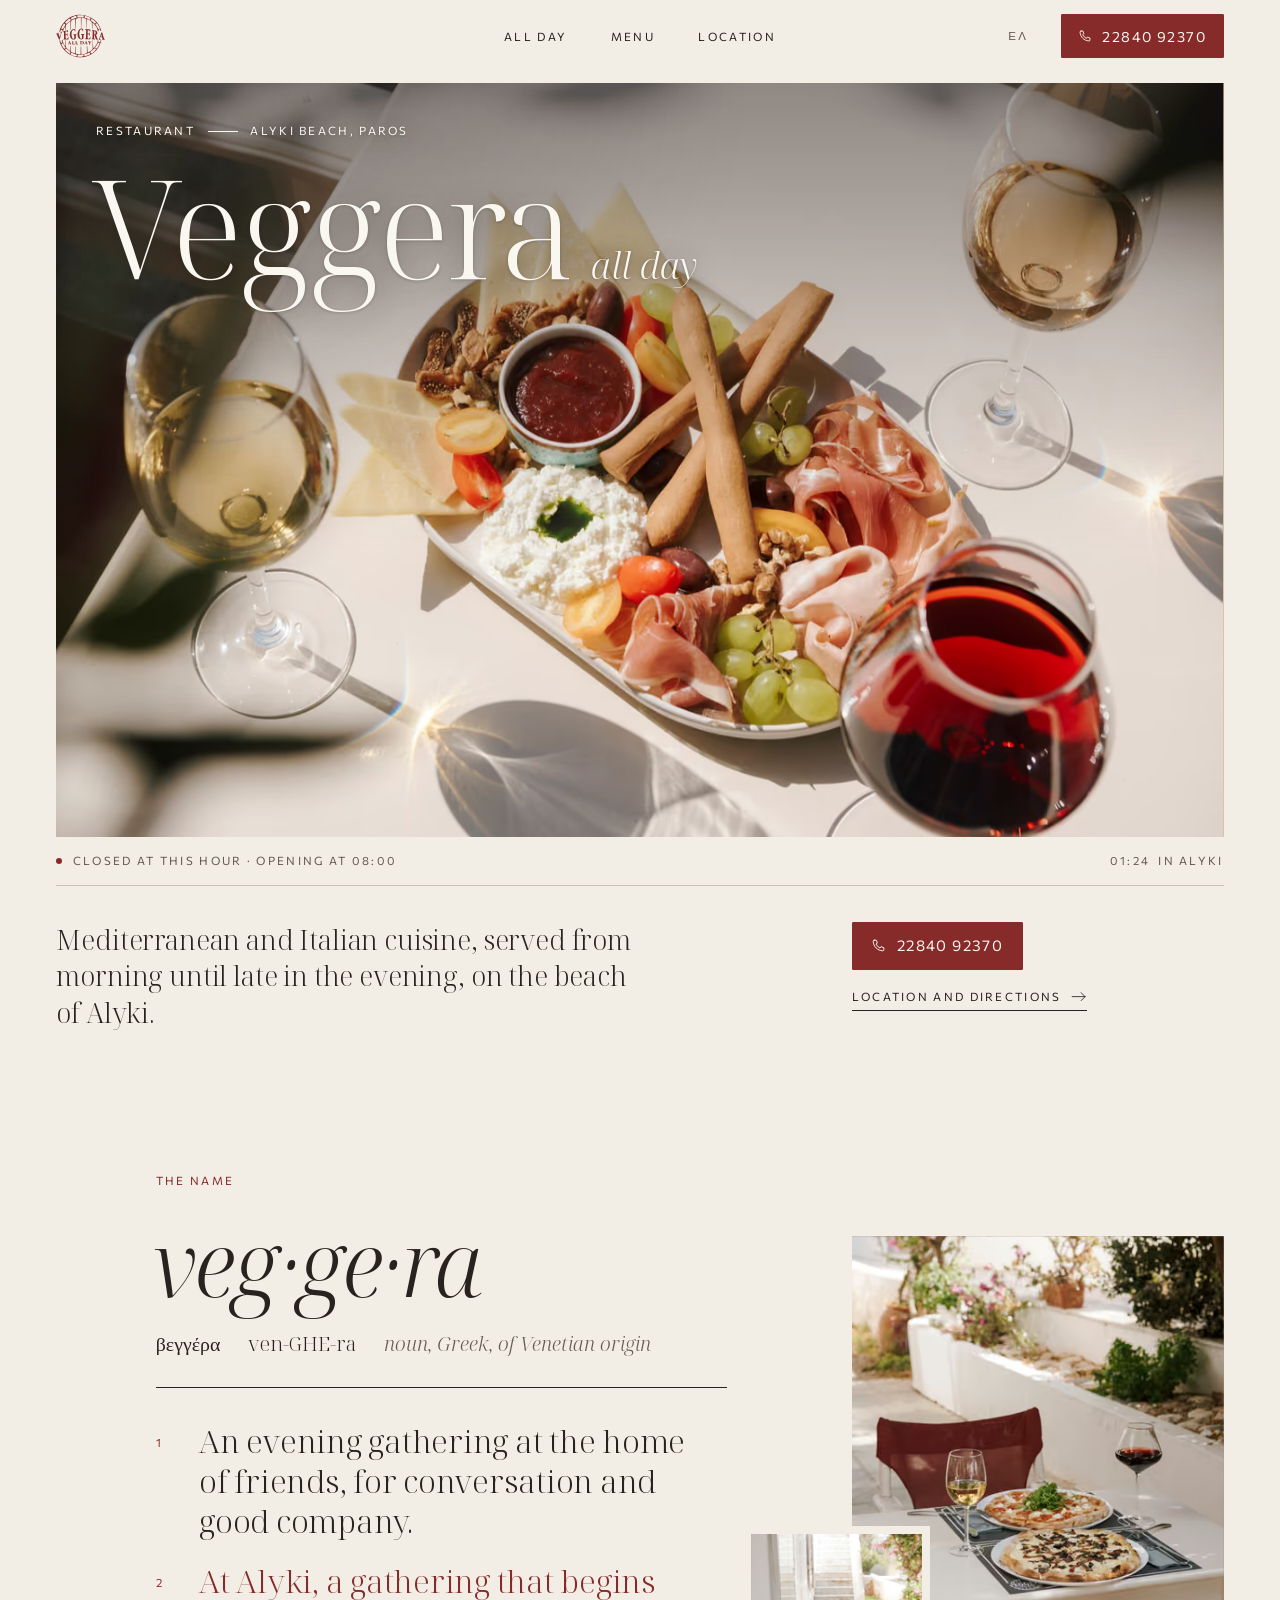
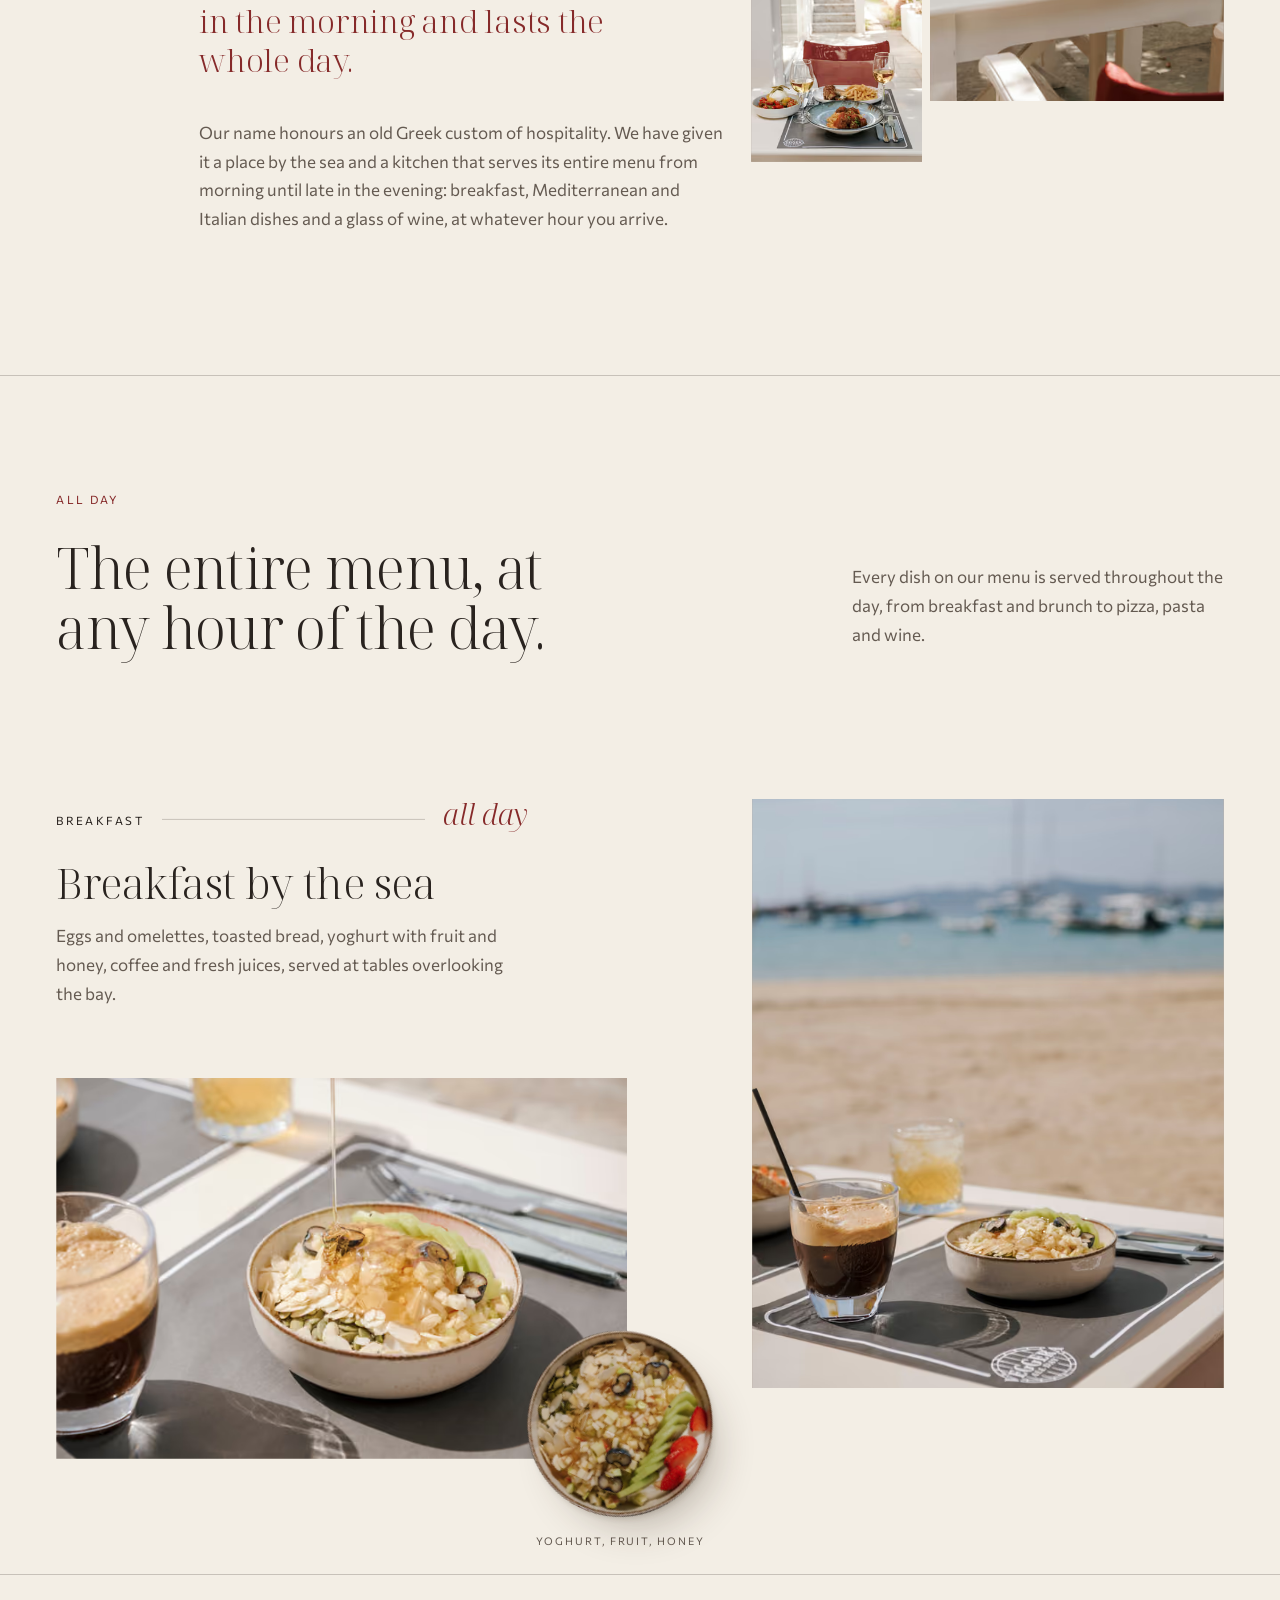
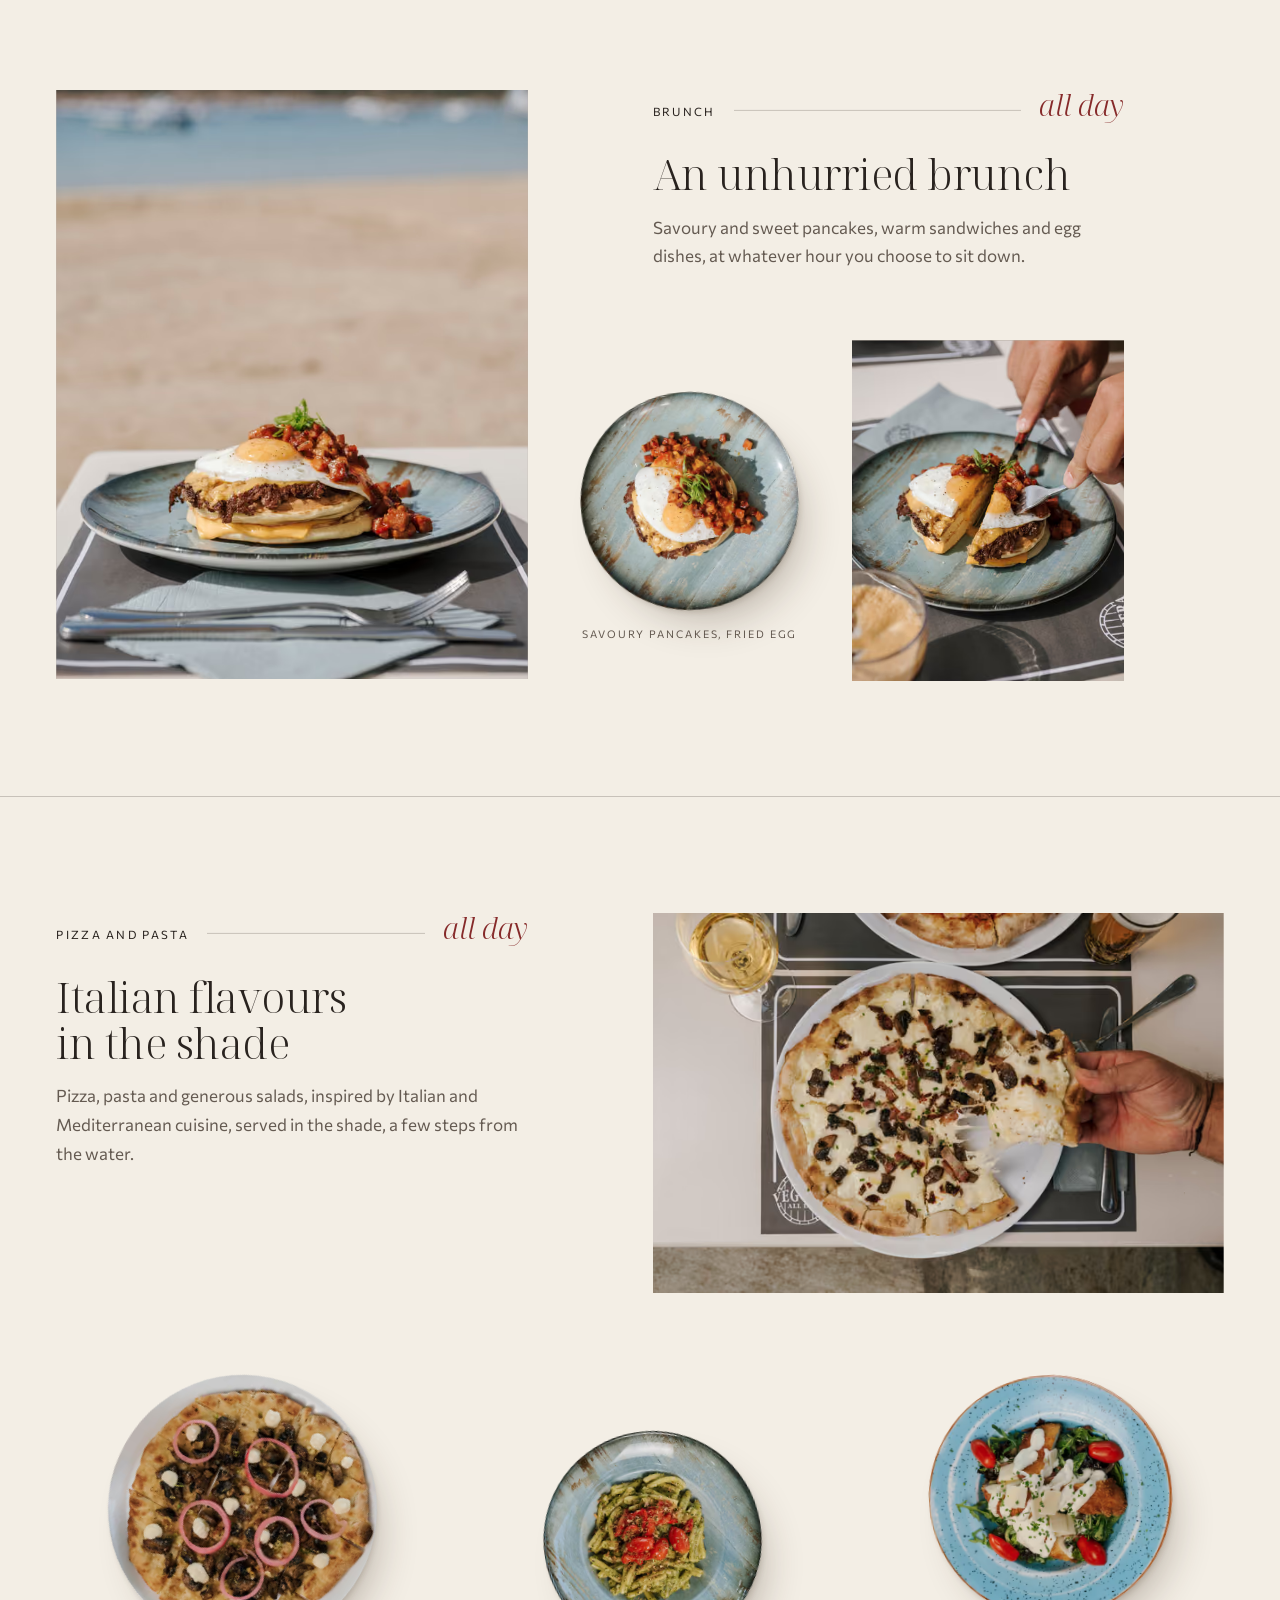
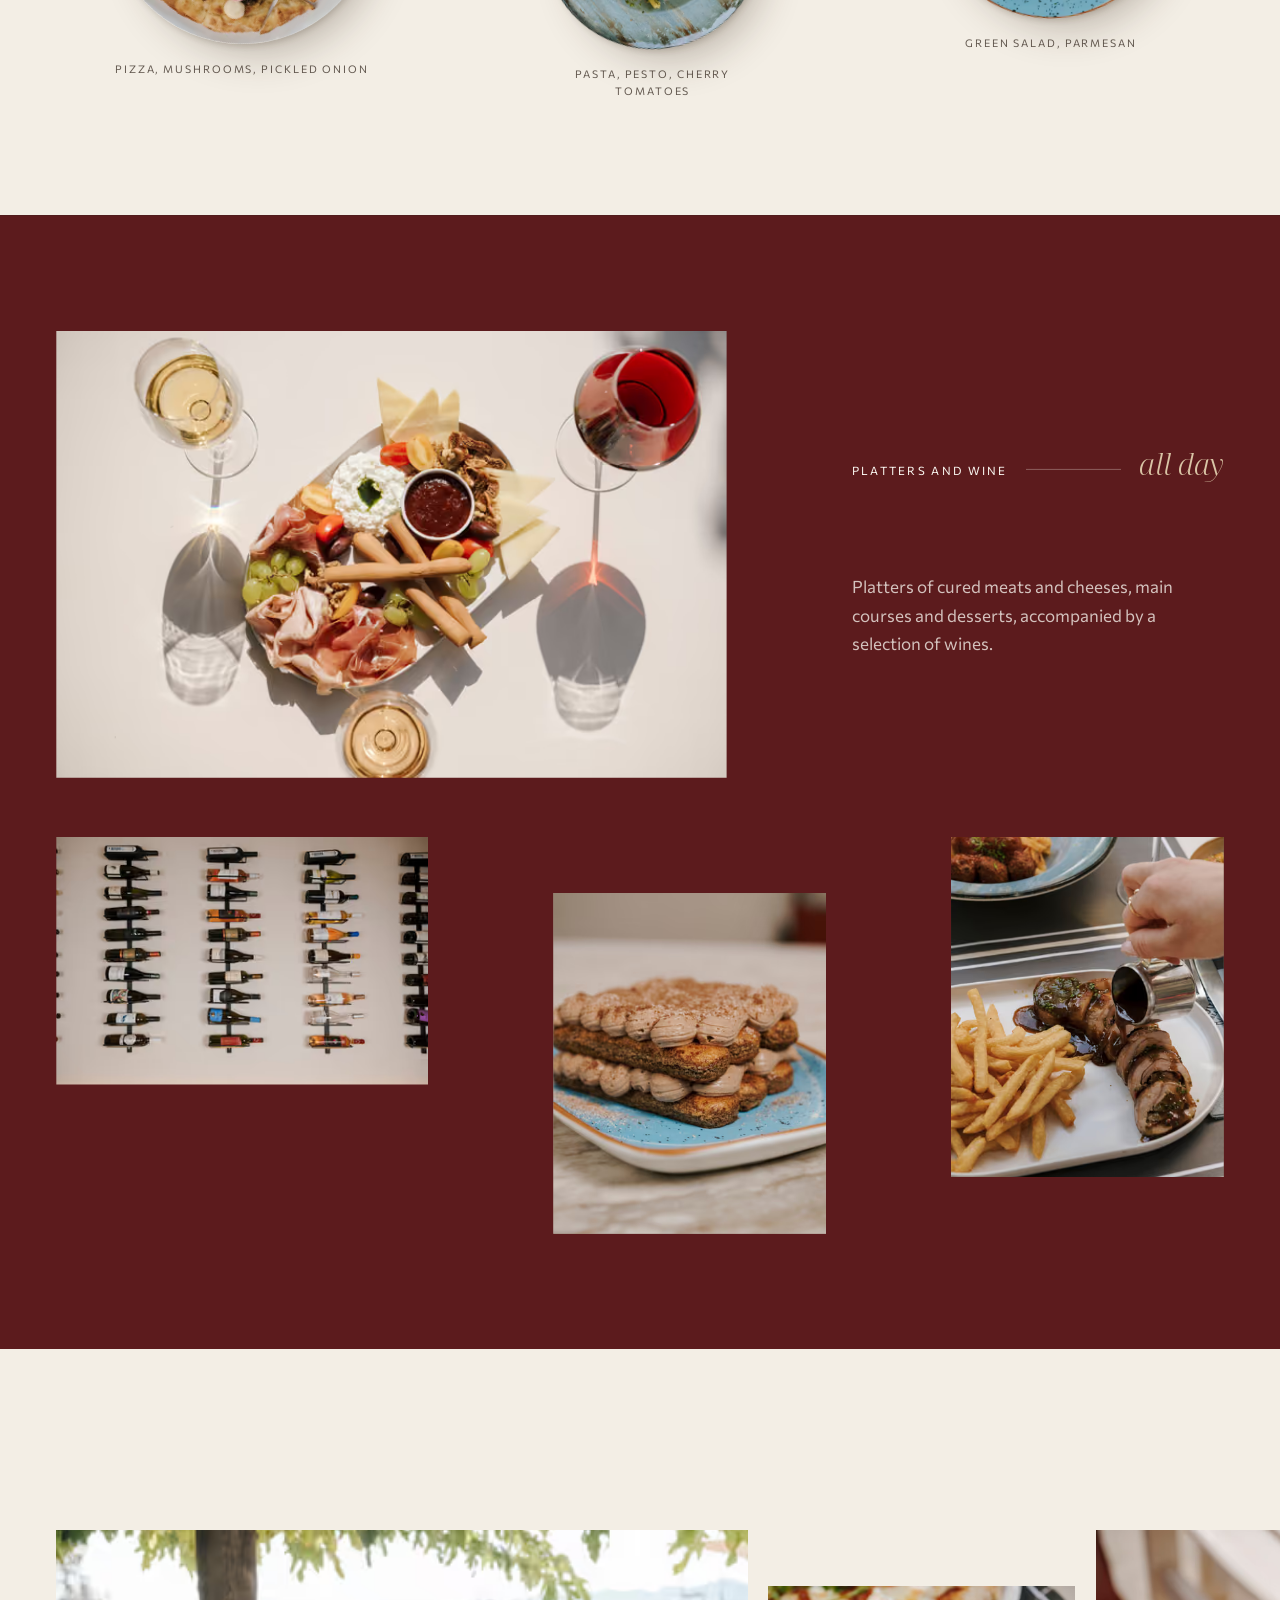
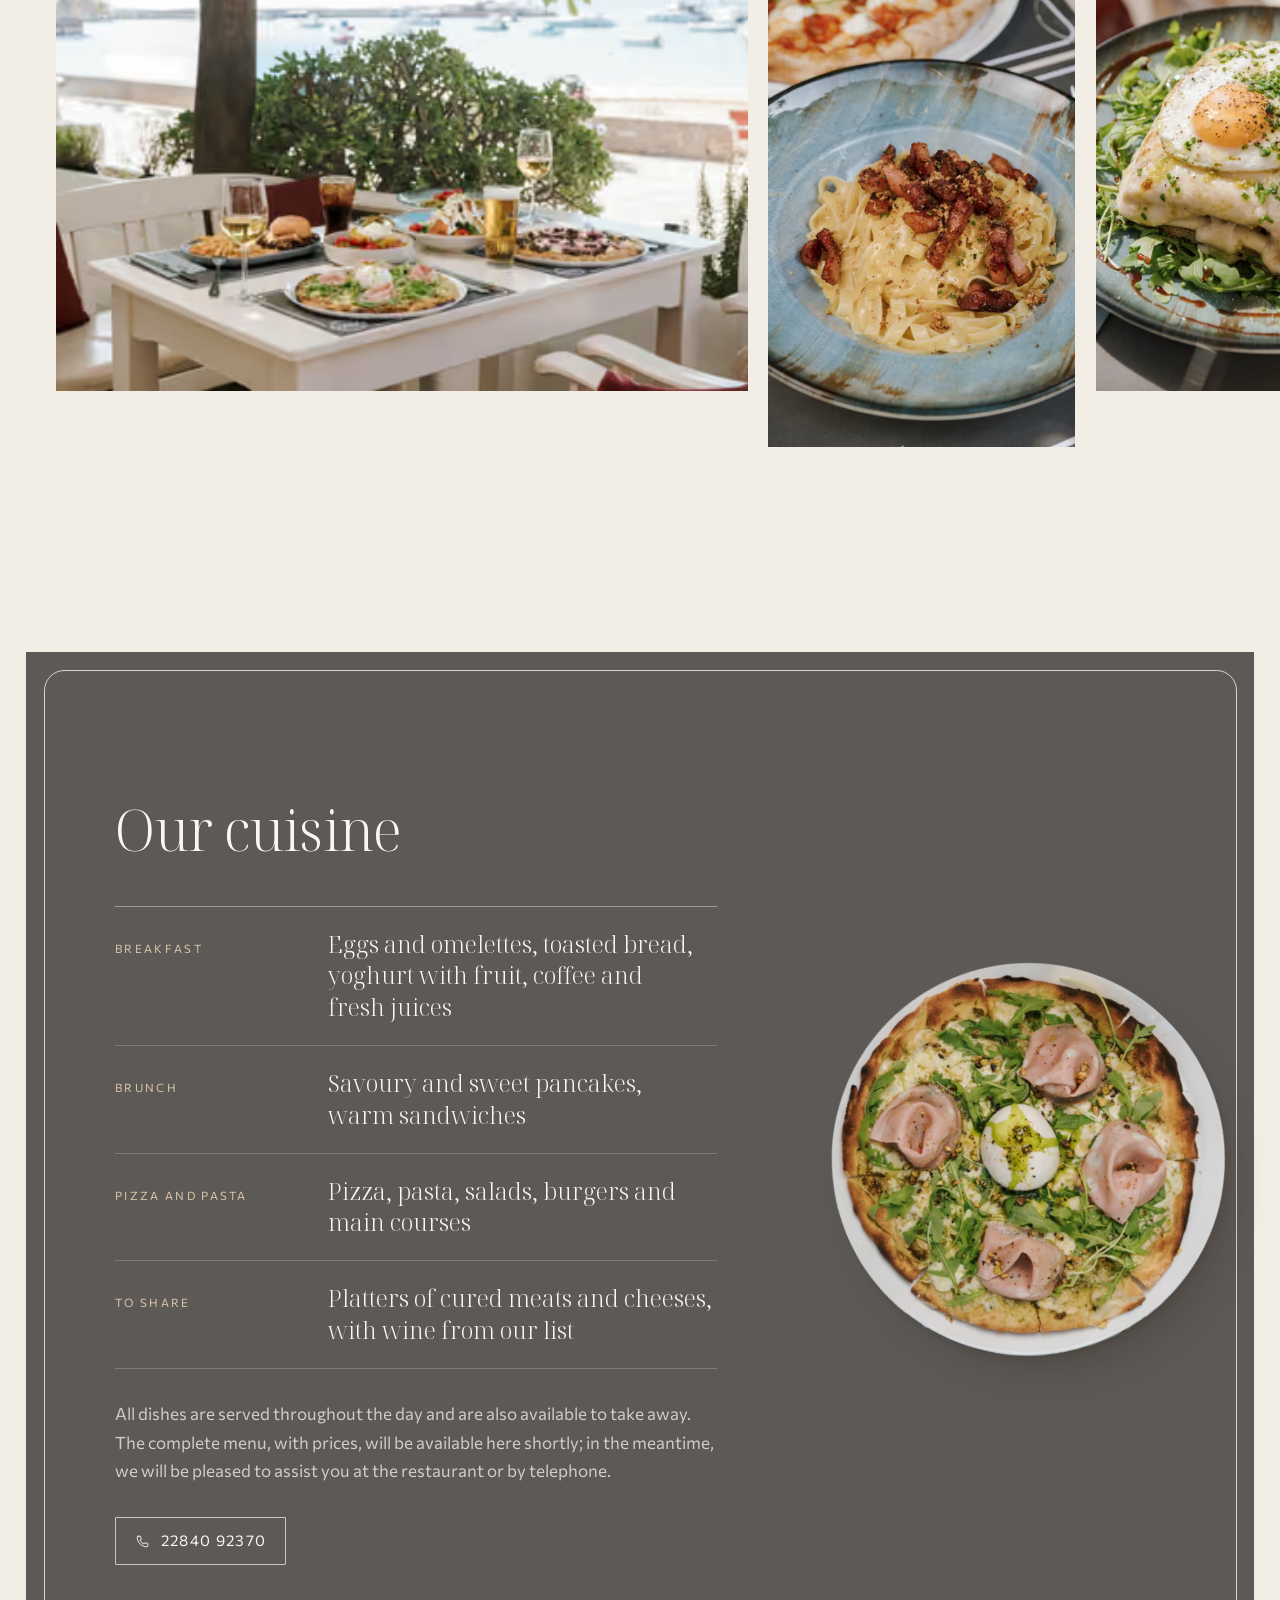
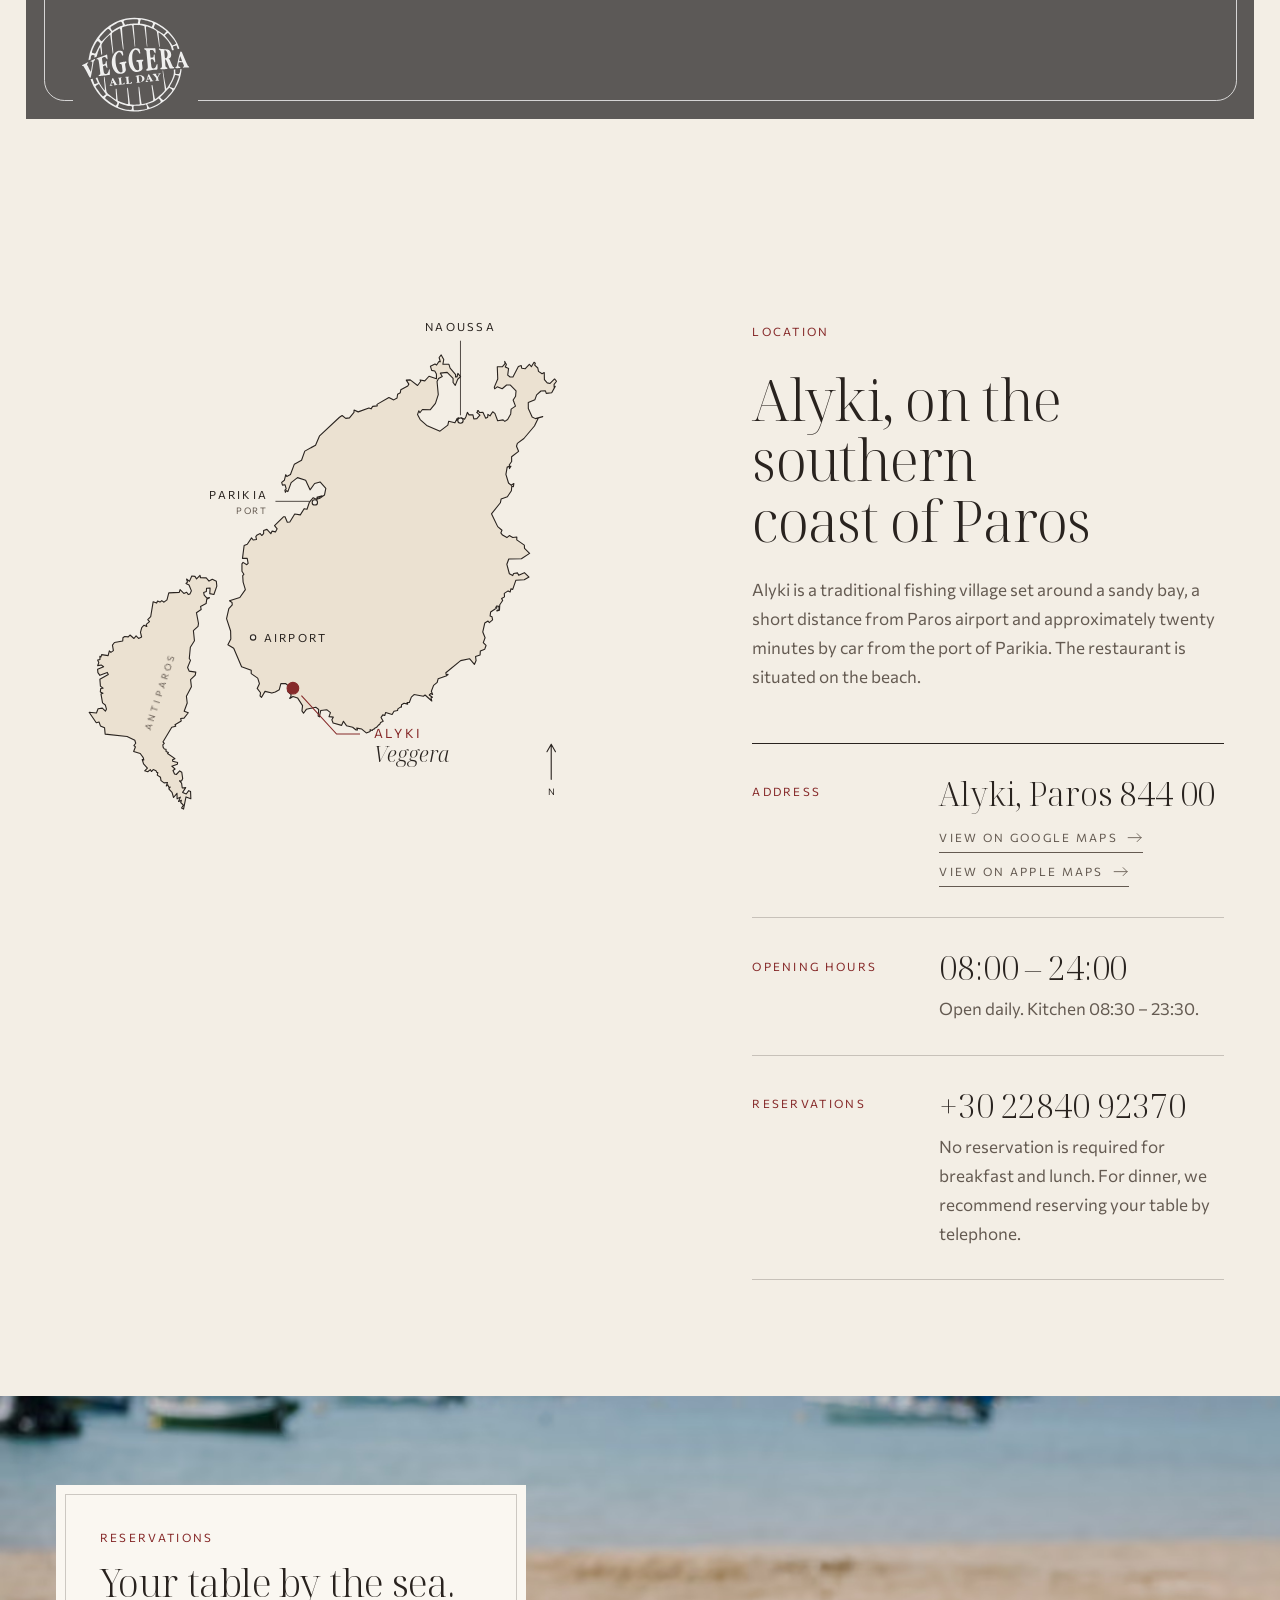
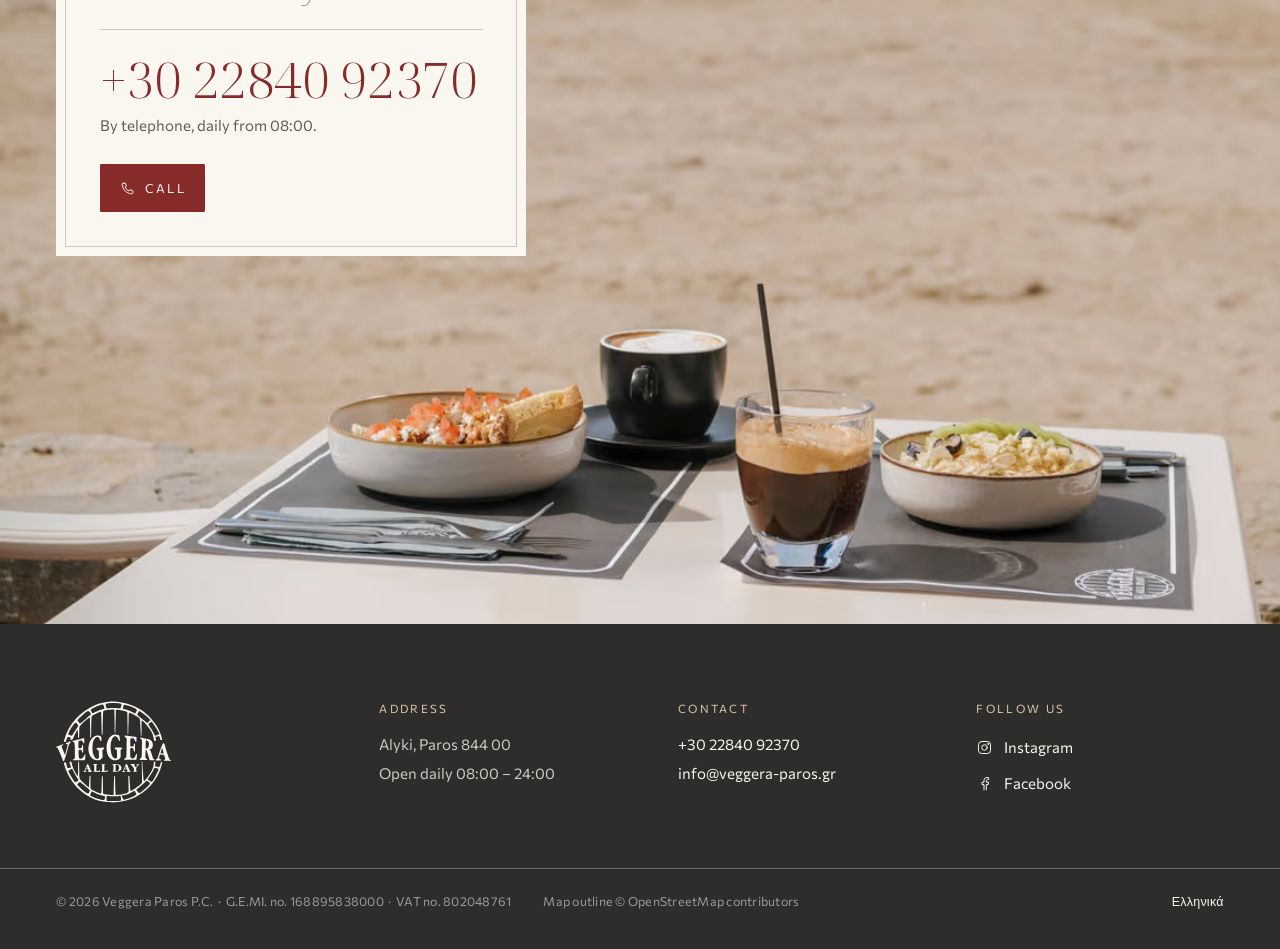
<file: index.html>
<!DOCTYPE html><html lang="en" data-daypart="morning" data-base="" data-astro-cid-hkbrpulz><head><meta charset="utf-8"><meta name="viewport" content="width=device-width, initial-scale=1, viewport-fit=cover"><title>Veggera All Day | Restaurant on the beach of Alyki, Paros</title><meta name="description" content="Mediterranean and Italian cuisine on the beach of Alyki, Paros. Breakfast, brunch, lunch and dinner, daily from 08:00 to 24:00. Reservations: +30 22840 92370."><link rel="canonical" href="https://www.veggera-paros.gr/"><link rel="alternate" hreflang="en" href="https://www.veggera-paros.gr/"><link rel="alternate" hreflang="el" href="https://www.veggera-paros.gr/el/"><link rel="alternate" hreflang="x-default" href="https://www.veggera-paros.gr/"><meta name="robots" content="noindex, nofollow"><meta name="theme-color" content="#f3eee5"><meta name="format-detection" content="telephone=no"><link rel="icon" href="/favicon.svg" type="image/svg+xml"><meta property="og:type" content="restaurant"><meta property="og:site_name" content="Veggera All Day"><meta property="og:title" content="Veggera All Day | Restaurant on the beach of Alyki, Paros"><meta property="og:description" content="Mediterranean and Italian cuisine on the beach of Alyki, Paros. Breakfast, brunch, lunch and dinner, daily from 08:00 to 24:00. Reservations: +30 22840 92370."><meta property="og:url" content="https://www.veggera-paros.gr/"><meta property="og:locale" content="en_GB"><meta property="og:image" content="https://www.veggera-paros.gr/_astro/hero-morning.DzZGAHCB_ZdEDfj.jpg"><meta property="og:image:width" content="1200"><meta property="og:image:height" content="630"><meta name="twitter:card" content="summary_large_image"><link rel="preload" as="font" type="font/woff2" href="/_astro/noto-serif-display-latin-300-normal.K5SFrpFL.woff2" crossorigin><style>@font-face{font-family:'Noto Serif Display';font-style:normal;font-weight:300 400;font-display:swap;src:url(/_astro/noto-serif-display-latin-300-normal.K5SFrpFL.woff2) format('woff2');unicode-range:U+0000-00FF,U+0131,U+0152-0153,U+02BB-02BC,U+02C6,U+02DA,U+02DC,U+0304,U+0308,U+0329,U+2000-206F,U+20AC,U+2122,U+2191,U+2193,U+2212,U+2215,U+FEFF,U+FFFD}@font-face{font-family:'Noto Serif Display';font-style:italic;font-weight:300 400;font-display:swap;src:url(/_astro/noto-serif-display-latin-300-italic.CLkZeVv2.woff2) format('woff2');unicode-range:U+0000-00FF,U+0131,U+0152-0153,U+02BB-02BC,U+02C6,U+02DA,U+02DC,U+0304,U+0308,U+0329,U+2000-206F,U+20AC,U+2122,U+2191,U+2193,U+2212,U+2215,U+FEFF,U+FFFD}@font-face{font-family:'Commissioner';font-style:normal;font-weight:400 500;font-display:swap;src:url(/_astro/commissioner-latin-400-normal.Csr6jJda.woff2) format('woff2');unicode-range:U+0000-00FF,U+0131,U+0152-0153,U+02BB-02BC,U+02C6,U+02DA,U+02DC,U+0304,U+0308,U+0329,U+2000-206F,U+20AC,U+2122,U+2191,U+2193,U+2212,U+2215,U+FEFF,U+FFFD}</style><!-- Runs before first paint. It:
         - marks JavaScript as available (content is fully readable without it)
         - reads the time in Alyki, so the right photograph shows without a flash
         - notices a slow or metered connection and switches the page to its light mode
         Preview any hour with ?t=HH:MM. Design phase only: ?type=b / ?type=c swaps the typeface. --><script>
      (function () {
        var d = document.documentElement;
        d.classList.add('js');
        var q = new URLSearchParams(location.search);

        var c = navigator.connection || {};
        if (c.saveData || /(^|-)2g$/.test(c.effectiveType || '') || q.has('lite')) d.classList.add('lite');

        var type = q.get('type');
        if (type === 'b' || type === 'c') {
          d.dataset.type = type;
          var l = document.createElement('link');
          l.rel = 'stylesheet';
          l.href = (d.dataset.base || '') + '/type-options/options.css';
          document.head.appendChild(l);
        }

        window.alykiMinutes = function () {
          try {
            var t = q.get('t');
            if (t && /^\d{1,2}:\d{2}$/.test(t)) {
              var a = t.split(':');
              return (+a[0] % 24) * 60 + (+a[1] % 60);
            }
            var p = new Intl.DateTimeFormat('en-GB', {
              timeZone: 'Europe/Athens',
              hour: '2-digit',
              minute: '2-digit',
              hourCycle: 'h23',
            }).formatToParts(new Date());
            var h = 0, m = 0;
            p.forEach(function (x) {
              if (x.type === 'hour') h = +x.value;
              if (x.type === 'minute') m = +x.value;
            });
            return (h % 24) * 60 + m;
          } catch (e) {
            return null;
          }
        };
        var now = window.alykiMinutes();
        if (now !== null) d.dataset.daypart = now >= 1110 || now < 300 ? 'evening' : now >= 750 ? 'midday' : 'morning';
      })();
    </script><script type="application/ld+json">{"@context":"https://schema.org","@type":"Restaurant","name":"Veggera All Day","alternateName":"Βεγγέρα Όλη Μέρα","url":"https://www.veggera-paros.gr","image":"https://www.veggera-paros.gr/_astro/hero-morning.DzZGAHCB_ZdEDfj.jpg","telephone":"+302284092370","email":"info@veggera-paros.gr","servesCuisine":["Mediterranean","Italian","Breakfast","Brunch"],"address":{"@type":"PostalAddress","addressLocality":"Alyki","addressRegion":"Paros","postalCode":"844 00","addressCountry":"GR"},"geo":{"@type":"GeoCoordinates","latitude":36.9963794,"longitude":25.1368999},"openingHoursSpecification":{"@type":"OpeningHoursSpecification","dayOfWeek":["Monday","Tuesday","Wednesday","Thursday","Friday","Saturday","Sunday"],"opens":"08:00","closes":"23:59"},"sameAs":["https://www.instagram.com/veggera_all_day","https://www.facebook.com/share/1BcuHt7fPh/"]}</script><link rel="stylesheet" href="/_astro/Home.2PJKdQz5.css"></head><body data-cfg-status="{&quot;timeIn&quot;:&quot;in Alyki&quot;,&quot;open&quot;:&quot;Open now&quot;,&quot;closed&quot;:&quot;Closed at this hour&quot;,&quot;kitchenUntil&quot;:&quot;kitchen until {t}&quot;,&quot;kitchenFrom&quot;:&quot;kitchen from {t}&quot;,&quot;kitchenClosed&quot;:&quot;kitchen closed&quot;,&quot;opensAt&quot;:&quot;opening at {t}&quot;,&quot;offSeason&quot;:&quot;Closed for the season&quot;,&quot;daily&quot;:&quot;Daily {a}–{b}&quot;}" data-cfg-hours="{&quot;open&quot;:&quot;08:00&quot;,&quot;close&quot;:&quot;24:00&quot;,&quot;kitchenFrom&quot;:&quot;08:30&quot;,&quot;kitchenTo&quot;:&quot;23:30&quot;}" data-cfg-season="null" data-astro-cid-hkbrpulz><a class="skip" href="#main" data-astro-cid-hkbrpulz>Skip to content</a><header class="hd" data-header data-astro-cid-nen7h5rs><div class="hd__in wrap" data-astro-cid-nen7h5rs><a class="hd__logo" href="/" aria-label="Veggera All Day" data-astro-cid-nen7h5rs><span class="hd__stamp" style="--stamp:url(/_astro/stamp.DWAI_EM5.svg)" aria-hidden="true" data-astro-cid-nen7h5rs></span></a><nav class="hd__nav" aria-label="Main" data-astro-cid-nen7h5rs><a href="#all-day" data-astro-cid-nen7h5rs>All day</a><a href="#menu" data-astro-cid-nen7h5rs>Menu</a><a href="#find" data-astro-cid-nen7h5rs>Location</a></nav><div class="hd__side" data-astro-cid-nen7h5rs><a class="hd__lang" href="/el/" hreflang="el" lang="el" aria-label="Ελληνικά" data-astro-cid-nen7h5rs><span aria-hidden="true" data-astro-cid-nen7h5rs>ΕΛ</span></a><a class="hd__call" href="tel:+302284092370" aria-label="Reservations: +30 22840 92370" data-astro-cid-nen7h5rs><svg viewBox="0 0 24 24" fill="none" stroke="currentColor" stroke-width="1.5" stroke-linecap="round" stroke-linejoin="round" aria-hidden="true"><path d="M5.2 3.5h3.3l1.7 4.6-2.2 1.5a12.6 12.6 0 0 0 6.4 6.4l1.5-2.2 4.6 1.7v3.3a1.7 1.7 0 0 1-1.8 1.7C10.3 20 4 13.700 3.500 5.300A1.7 1.7 0 0 1 5.200 3.500Z"></path></svg><span data-astro-cid-nen7h5rs>22840 92370</span></a></div></div></header><main id="main" data-astro-cid-hkbrpulz><section class="hero" id="top" data-hero data-astro-cid-ge2uvauf><div class="hero__top wrap" data-astro-cid-ge2uvauf><div class="hero__frame" data-astro-cid-ge2uvauf><div class="hero__id" data-astro-cid-ge2uvauf><p class="label hero__kicker" data-astro-cid-ge2uvauf><span data-astro-cid-ge2uvauf>Restaurant</span><span class="sep" aria-hidden="true" data-astro-cid-ge2uvauf></span><span data-astro-cid-ge2uvauf>Alyki beach, Paros</span></p><h1 class="hero__mark" data-astro-cid-ge2uvauf><span class="hero__name" data-astro-cid-ge2uvauf>Veggera</span><em class="hero__allday" data-astro-cid-ge2uvauf>all day</em></h1></div><div class="hero__shot" data-part="morning" style="--pos:50% 60%;--pos-tall:50% 100%;--tone:#948f8b;--tone-tall:#a49381" data-astro-cid-ge2uvauf><picture class="shot shot--wide" data-astro-cid-ge2uvauf="true"><source srcset="/_astro/hero-morning.DzZGAHCB_FyOqx.avif 900w, /_astro/hero-morning.DzZGAHCB_Z2jUTg8.avif 1300w, /_astro/hero-morning.DzZGAHCB_Z26yaUg.avif 1700w, /_astro/hero-morning.DzZGAHCB_Vju7g.avif 2200w" type="image/avif" sizes="(min-width: 1520px) 1380px, 92vw"><source srcset="/_astro/hero-morning.DzZGAHCB_25gqk1.webp 900w, /_astro/hero-morning.DzZGAHCB_x7FR8.webp 1300w, /_astro/hero-morning.DzZGAHCB_oRIlY.webp 1700w, /_astro/hero-morning.DzZGAHCB_Z1CqJpq.webp 2200w" type="image/webp" sizes="(min-width: 1520px) 1380px, 92vw"><img src="/_astro/hero-morning.DzZGAHCB_1hFYca.jpg" srcset="/_astro/hero-morning.DzZGAHCB_ZUOcH6.jpg 900w, /_astro/hero-morning.DzZGAHCB_Z1t9xsB.jpg 1300w, /_astro/hero-morning.DzZGAHCB_Z1dtOlF.jpg 1700w, /_astro/hero-morning.DzZGAHCB_1OnPFQ.jpg 2200w" alt="A breakfast table with coffee and juice at the edge of the sand, boats moored in the bay of Alyki behind it" sizes="(min-width: 1520px) 1380px, 92vw" loading="lazy" decoding="async" data-astro-cid-ge2uvauf="true" width="2600" height="1734"></picture><picture class="shot shot--tall" data-astro-cid-ge2uvauf="true"><source srcset="/_astro/hero-morning-tall.BUpJansp_6YUzP.avif 480w, /_astro/hero-morning-tall.BUpJansp_1ijStb.avif 640w, /_astro/hero-morning-tall.BUpJansp_nuteP.avif 820w, /_astro/hero-morning-tall.BUpJansp_2t4u93.avif 1080w" type="image/avif" sizes="(max-width: 700px) 56vw, 92vw"><source srcset="/_astro/hero-morning-tall.BUpJansp_1fAoeM.webp 480w, /_astro/hero-morning-tall.BUpJansp_2qUm88.webp 640w, /_astro/hero-morning-tall.BUpJansp_9D1NL.webp 820w, /_astro/hero-morning-tall.BUpJansp_vBGHW.webp 1080w" type="image/webp" sizes="(max-width: 700px) 56vw, 92vw"><img src="/_astro/hero-morning-tall.BUpJansp_A695x.jpg" srcset="/_astro/hero-morning-tall.BUpJansp_ZgGWl4.jpg 480w, /_astro/hero-morning-tall.BUpJansp_TC0xh.jpg 640w, /_astro/hero-morning-tall.BUpJansp_Z1tSD2f.jpg 820w, /_astro/hero-morning-tall.BUpJansp_h0nsM.jpg 1080w" alt="A breakfast table with coffee and juice at the edge of the sand, boats moored in the bay of Alyki behind it" sizes="(max-width: 700px) 56vw, 92vw" loading="lazy" decoding="async" data-astro-cid-ge2uvauf="true" width="1734" height="2600"></picture></div><div class="hero__shot" data-part="midday" style="--pos:50% 68%;--pos-tall:50% 80%;--tone:#b4ada2;--tone-tall:#7f7567" data-astro-cid-ge2uvauf><picture class="shot shot--wide" data-astro-cid-ge2uvauf="true"><source srcset="/_astro/hero-midday.BoVzBLEv_Z1Ub8Ry.avif 900w, /_astro/hero-midday.BoVzBLEv_Z12VPnN.avif 1300w, /_astro/hero-midday.BoVzBLEv_euqit.avif 1700w, /_astro/hero-midday.BoVzBLEv_ZBKGI3.avif 2200w" type="image/avif" sizes="(min-width: 1520px) 1380px, 92vw"><source srcset="/_astro/hero-midday.BoVzBLEv_Z1xoIuR.webp 900w, /_astro/hero-midday.BoVzBLEv_lJKuF.webp 1300w, /_astro/hero-midday.BoVzBLEv_Z1XD7nc.webp 1700w, /_astro/hero-midday.BoVzBLEv_2fhSpd.webp 2200w" type="image/webp" sizes="(min-width: 1520px) 1380px, 92vw"><img src="/_astro/hero-midday.BoVzBLEv_aU84G.jpg" srcset="/_astro/hero-midday.BoVzBLEv_18KFHF.jpg 900w, /_astro/hero-midday.BoVzBLEv_2pQghu.jpg 1300w, /_astro/hero-midday.BoVzBLEv_15gM60.jpg 1700w, /_astro/hero-midday.BoVzBLEv_e0E4t.jpg 2200w" alt="A lunch table with pizza, salads and cold beer in the shade of a tree, with the bay behind" sizes="(min-width: 1520px) 1380px, 92vw" loading="lazy" decoding="async" data-astro-cid-ge2uvauf="true" width="2600" height="1734"></picture><picture class="shot shot--tall" data-astro-cid-ge2uvauf="true"><source srcset="/_astro/hero-midday-tall.CwlpUSZR_ZyIH4S.avif 480w, /_astro/hero-midday-tall.CwlpUSZR_HCBlm.avif 640w, /_astro/hero-midday-tall.CwlpUSZR_lMWHQ.avif 820w, /_astro/hero-midday-tall.CwlpUSZR_ZQRE9e.avif 1080w" type="image/avif" sizes="(max-width: 700px) 56vw, 92vw"><source srcset="/_astro/hero-midday-tall.CwlpUSZR_1gzxLz.webp 480w, /_astro/hero-midday-tall.CwlpUSZR_Z2wfgB7.webp 640w, /_astro/hero-midday-tall.CwlpUSZR_1uoqmN.webp 820w, /_astro/hero-midday-tall.CwlpUSZR_Z15J6zi.webp 1080w" type="image/webp" sizes="(max-width: 700px) 56vw, 92vw"><img src="/_astro/hero-midday-tall.CwlpUSZR_7DLuJ.jpg" srcset="/_astro/hero-midday-tall.CwlpUSZR_22AU9d.jpg 480w, /_astro/hero-midday-tall.CwlpUSZR_Z1KdTet.jpg 640w, /_astro/hero-midday-tall.CwlpUSZR_Z1SUd3.jpg 820w, /_astro/hero-midday-tall.CwlpUSZR_2kUmnC.jpg 1080w" alt="A lunch table with pizza, salads and cold beer in the shade of a tree, with the bay behind" sizes="(max-width: 700px) 56vw, 92vw" loading="lazy" decoding="async" data-astro-cid-ge2uvauf="true" width="1734" height="2600"></picture></div><div class="hero__shot" data-part="evening" style="--pos:50% 55%;--pos-tall:50% 70%;--tone:#b9a293;--tone-tall:#b8a291" data-astro-cid-ge2uvauf><picture class="shot shot--wide" data-astro-cid-ge2uvauf="true"><source srcset="/_astro/hero-evening.1lVPdjf2_19qviF.avif 900w, /_astro/hero-evening.1lVPdjf2_2ar564.avif 1300w, /_astro/hero-evening.1lVPdjf2_2nNNqV.avif 1700w, /_astro/hero-evening.1lVPdjf2_lukEw.avif 2200w" type="image/avif" sizes="(min-width: 1520px) 1380px, 92vw"><source srcset="/_astro/hero-evening.1lVPdjf2_Z2w41BM.webp 900w, /_astro/hero-evening.1lVPdjf2_Z2GszB.webp 1300w, /_astro/hero-evening.1lVPdjf2_ZaVq5K.webp 1700w, /_astro/hero-evening.1lVPdjf2_Z2dfSRa.webp 2200w" type="image/webp" sizes="(min-width: 1520px) 1380px, 92vw"><img src="/_astro/hero-evening.1lVPdjf2_GQOJq.jpg" srcset="/_astro/hero-evening.1lVPdjf2_ZrWvOX.jpg 900w, /_astro/hero-evening.1lVPdjf2_Z23XGUl.jpg 1300w, /_astro/hero-evening.1lVPdjf2_Z1NiXNp.jpg 1700w, /_astro/hero-evening.1lVPdjf2_1eyGe7.jpg 2200w" alt="A platter of cured meats and cheeses with glasses of white, rosé and red wine in low sunlight" sizes="(min-width: 1520px) 1380px, 92vw" loading="lazy" decoding="async" data-astro-cid-ge2uvauf="true" width="2600" height="1734"></picture><picture class="shot shot--tall" data-astro-cid-ge2uvauf="true"><source srcset="/_astro/hero-evening-tall.ByypUgEL_15zx99.avif 480w, /_astro/hero-evening-tall.ByypUgEL_2gTv2u.avif 640w, /_astro/hero-evening-tall.ByypUgEL_1m55N9.avif 820w, /_astro/hero-evening-tall.ByypUgEL_2eXHF6.avif 1080w" type="image/avif" sizes="(max-width: 700px) 56vw, 92vw"><source srcset="/_astro/hero-evening-tall.ByypUgEL_2eb0N6.webp 480w, /_astro/hero-evening-tall.ByypUgEL_Z1EGa7u.webp 640w, /_astro/hero-evening-tall.ByypUgEL_18dDn5.webp 820w, /_astro/hero-evening-tall.ByypUgEL_hvUf0.webp 1080w" type="image/webp" sizes="(max-width: 700px) 56vw, 92vw"><img src="/_astro/hero-evening-tall.ByypUgEL_m0mBA.jpg" srcset="/_astro/hero-evening-tall.ByypUgEL_GREdf.jpg 480w, /_astro/hero-evening-tall.ByypUgEL_1ScC6A.jpg 640w, /_astro/hero-evening-tall.ByypUgEL_Zvj1sV.jpg 820w, /_astro/hero-evening-tall.ByypUgEL_2TAYP.jpg 1080w" alt="A platter of cured meats and cheeses with glasses of white, rosé and red wine in low sunlight" sizes="(max-width: 700px) 56vw, 92vw" loading="lazy" decoding="async" data-astro-cid-ge2uvauf="true" width="1734" height="2600"></picture></div></div><!-- Start fetching the one frame that will show (right part of the day, right crop) straight away. --><script>
      (function () {
        var part = document.documentElement.dataset.daypart || 'morning';
        var tall = matchMedia('(max-width: 700px)').matches;
        var img = document.querySelector('.hero__shot[data-part="' + part + '"] .shot--' + (tall ? 'tall' : 'wide') + ' img');
        if (img) {
          img.loading = 'eager';
          img.fetchPriority = 'high';
        }
      })();
    </script><div class="hero__live" data-astro-cid-ge2uvauf><p class="label hero__status" data-astro-cid-ge2uvauf><span class="hero__dot" data-status-dot aria-hidden="true" data-astro-cid-ge2uvauf></span><span data-status data-astro-cid-ge2uvauf>Daily 08:00–24:00</span></p><p class="label hero__clock" data-clock-wrap hidden data-astro-cid-ge2uvauf><span data-clock data-astro-cid-ge2uvauf>00:00</span><span data-astro-cid-ge2uvauf>in Alyki</span></p></div></div><div class="hero__info wrap" data-astro-cid-ge2uvauf><p class="hero__sub" data-astro-cid-ge2uvauf>Mediterranean and Italian cuisine, served from morning until late in the evening, on the beach of Alyki.</p><div class="hero__go" data-astro-cid-ge2uvauf><a class="btn" href="tel:+302284092370" aria-label="Reservations: +30 22840 92370" data-astro-cid-ge2uvauf><svg viewBox="0 0 24 24" fill="none" stroke="currentColor" stroke-width="1.5" stroke-linecap="round" stroke-linejoin="round" aria-hidden="true"><path d="M5.2 3.5h3.3l1.7 4.6-2.2 1.5a12.6 12.6 0 0 0 6.4 6.4l1.5-2.2 4.6 1.7v3.3a1.7 1.7 0 0 1-1.8 1.7C10.3 20 4 13.700 3.500 5.300A1.7 1.7 0 0 1 5.200 3.500Z"></path></svg><span class="num" data-astro-cid-ge2uvauf>22840 92370</span></a><a class="link" href="#find" data-astro-cid-ge2uvauf>Location and directions <svg viewBox="0 0 24 24" fill="none" stroke="currentColor" stroke-width="1.2" stroke-linecap="round" stroke-linejoin="round" aria-hidden="true"><path d="M3 12h18M15.5 6.5 21 12l-5.5 5.500"></path></svg></a></div></div></section><section class="lex wrap" id="name" aria-labelledby="lex-h" data-astro-cid-kjd4qyss><div class="lex__entry" data-astro-cid-kjd4qyss><p class="label lex__label" data-reveal data-astro-cid-kjd4qyss>The name</p><h2 class="lex__head" id="lex-h" data-reveal style="--d:.05s" data-astro-cid-kjd4qyss>veg·ge·ra</h2><p class="lex__meta" data-reveal style="--d:.12s" data-astro-cid-kjd4qyss><span class="lex__alt" data-astro-cid-kjd4qyss>βεγγέρα</span><span class="lex__alt" data-astro-cid-kjd4qyss>ven-GHE-ra</span><i data-astro-cid-kjd4qyss>noun, Greek, of Venetian origin</i></p><ol class="lex__defs" data-astro-cid-kjd4qyss><li data-reveal style="--d:0.16s" data-astro-cid-kjd4qyss><span class="lex__n" aria-hidden="true" data-astro-cid-kjd4qyss>1</span><span data-astro-cid-kjd4qyss>An evening gathering at the home of friends, for conversation and good company.</span></li><li data-reveal style="--d:0.26s" data-astro-cid-kjd4qyss><span class="lex__n" aria-hidden="true" data-astro-cid-kjd4qyss>2</span><span data-astro-cid-kjd4qyss>At Alyki, a gathering that begins in the morning and lasts the whole day.</span></li></ol><p class="lex__body prose" data-reveal style="--d:.1s" data-astro-cid-kjd4qyss>Our name honours an old Greek custom of hospitality. We have given it a place by the sea and a kitchen that serves its entire menu from morning until late in the evening: breakfast, Mediterranean and Italian dishes and a glass of wine, at whatever hour you arrive.</p></div><div class="lex__pics" data-astro-cid-kjd4qyss><figure class="ph lex__p1" style="--ratio:4 / 5;--pos:50% 60%;--d:0s;--tone:#897567" data-reveal="img"><picture><source srcset="/_astro/courtyard.CxHvpc0y_Z1RhyaY.avif 400w, /_astro/courtyard.CxHvpc0y_ZstKXy.avif 640w, /_astro/courtyard.CxHvpc0y_25e6q6.avif 900w, /_astro/courtyard.CxHvpc0y_Z1G5GC4.avif 1280w" type="image/avif" sizes="(max-width: 700px) 44vw, 30vw"><source srcset="/_astro/courtyard.CxHvpc0y_Z1yQLEb.webp 400w, /_astro/courtyard.CxHvpc0y_Za3YrK.webp 640w, /_astro/courtyard.CxHvpc0y_1gUWW8.webp 900w, /_astro/courtyard.CxHvpc0y_Z1jjhfn.webp 1280w" type="image/webp" sizes="(max-width: 700px) 44vw, 30vw"><img src="/_astro/courtyard.CxHvpc0y_Z1dLNAB.jpg" srcset="/_astro/courtyard.CxHvpc0y_Z1sey7g.jpg 400w, /_astro/courtyard.CxHvpc0y_Z3qKTP.jpg 640w, /_astro/courtyard.CxHvpc0y_ZqPi8l.jpg 900w, /_astro/courtyard.CxHvpc0y_1mQ7Xa.jpg 1280w" alt="A white table with two pizzas and wine in a whitewashed courtyard with bougainvillea" sizes="(max-width: 700px) 44vw, 30vw" loading="lazy" decoding="async" width="1734" height="2600"></picture></figure><figure class="ph lex__p2" style="--ratio:3 / 4;--pos:50% 40%;--d:0.2s;--tone:#ab9b8f" data-reveal="img"><picture><source srcset="/_astro/stairs.6uZ9w0tq_rPE8T.avif 300w, /_astro/stairs.6uZ9w0tq_ZBGeIX.avif 480w, /_astro/stairs.6uZ9w0tq_AbgFn.avif 720w" type="image/avif" sizes="(max-width: 700px) 22vw, 15vw"><source srcset="/_astro/stairs.6uZ9w0tq_pFf6.webp 300w, /_astro/stairs.6uZ9w0tq_Z147dCL.webp 480w, /_astro/stairs.6uZ9w0tq_1Tzghh.webp 720w" type="image/webp" sizes="(max-width: 700px) 22vw, 15vw"><img src="/_astro/stairs.6uZ9w0tq_2qDW1D.jpg" srcset="/_astro/stairs.6uZ9w0tq_2wVv8w.jpg 300w, /_astro/stairs.6uZ9w0tq_1soBfE.jpg 480w, /_astro/stairs.6uZ9w0tq_ZUqb9s.jpg 720w" alt="A table laid for lunch beside white steps and pink bougainvillea" sizes="(max-width: 700px) 22vw, 15vw" loading="lazy" decoding="async" width="1734" height="2600"></picture></figure></div></section><section class="day" id="all-day" aria-labelledby="day-h" data-astro-cid-c7gml3ul><header class="day__intro wrap" data-astro-cid-c7gml3ul><p class="label day__label" data-reveal data-astro-cid-c7gml3ul>All day</p><h2 class="display display-l day__title" id="day-h" data-reveal style="--d:.06s" data-astro-cid-c7gml3ul>The entire menu, at any hour of the day.</h2><p class="prose day__lede" data-reveal style="--d:.14s" data-astro-cid-c7gml3ul>Every dish on our menu is served throughout the day, from breakfast and brunch to pizza, pasta and wine.</p></header><!-- breakfast --><article class="ch ch--breakfast" data-astro-cid-c7gml3ul><div class="ch__grid wrap" data-astro-cid-c7gml3ul><header class="ch__head" data-astro-cid-c7gml3ul><p class="ch__meta" data-reveal data-astro-cid-c7gml3ul><span class="label ch__name" data-astro-cid-c7gml3ul>Breakfast</span><span class="ch__rule" aria-hidden="true" data-astro-cid-c7gml3ul></span><em class="ch__all" data-astro-cid-c7gml3ul>all day</em></p><h3 class="display display-m ch__title" data-reveal style="--d:.08s" data-astro-cid-c7gml3ul>Breakfast by the sea</h3><p class="prose ch__text" data-reveal style="--d:.14s" data-astro-cid-c7gml3ul>Eggs and omelettes, toasted bread, yoghurt with fruit and honey, coffee and fresh juices, served at tables overlooking the bay.</p></header><figure class="ph ch__a" style="--ratio:4 / 5;--pos:50% 70%;--d:0s;--tone:#a99a8b" data-reveal="img"><picture><source srcset="/_astro/morning-main.71hubAMS_pvjum.avif 400w, /_astro/morning-main.71hubAMS_1RDAud.avif 640w, /_astro/morning-main.71hubAMS_2cDV50.avif 900w, /_astro/morning-main.71hubAMS_Z1HNn1V.avif 1280w" type="image/avif" sizes="(max-width: 700px) 54vw, 36vw"><source srcset="/_astro/morning-main.71hubAMS_1OcUnP.webp 400w, /_astro/morning-main.71hubAMS_Z1MPVqf.webp 640w, /_astro/morning-main.71hubAMS_ZtBAF.webp 900w, /_astro/morning-main.71hubAMS_MCwfj.webp 1280w" type="image/webp" sizes="(max-width: 700px) 54vw, 36vw"><img src="/_astro/morning-main.71hubAMS_Z92jjC.jpg" srcset="/_astro/morning-main.71hubAMS_Z1bRHDh.jpg 400w, /_astro/morning-main.71hubAMS_gfylz.jpg 640w, /_astro/morning-main.71hubAMS_Z21KPVp.jpg 900w, /_astro/morning-main.71hubAMS_ZOJ1sl.jpg 1280w" alt="Iced coffee and a bowl of yoghurt with fruit on a table above the sand" sizes="(max-width: 700px) 54vw, 36vw" loading="lazy" decoding="async" width="1734" height="2600"></picture></figure><div class="ch__b" data-astro-cid-c7gml3ul><figure class="ph" style="--ratio:3 / 2;--pos:50% 50%;--d:0.12s;--tone:#b0a497" data-reveal="img"><picture><source srcset="/_astro/morning-honey.DYViuxPb_1URPo6.avif 400w, /_astro/morning-honey.DYViuxPb_ZOGjEK.avif 640w, /_astro/morning-honey.DYViuxPb_Z1xBaD5.avif 900w, /_astro/morning-honey.DYViuxPb_Z1OYCPE.avif 1280w, /_astro/morning-honey.DYViuxPb_Z1ymO63.avif 1800w" type="image/avif" sizes="(max-width: 700px) 46vw, 38vw"><source srcset="/_astro/morning-honey.DYViuxPb_ZhfHhz.webp 400w, /_astro/morning-honey.DYViuxPb_22mgsv.webp 640w, /_astro/morning-honey.DYViuxPb_1jrpub.webp 900w, /_astro/morning-honey.DYViuxPb_FrgqA.webp 1280w, /_astro/morning-honey.DYViuxPb_8j6ny.webp 1800w" type="image/webp" sizes="(max-width: 700px) 46vw, 38vw"><img src="/_astro/morning-honey.DYViuxPb_Z23bYyA.jpg" srcset="/_astro/morning-honey.DYViuxPb_Z2iwVCj.jpg 400w, /_astro/morning-honey.DYViuxPb_1527L.jpg 640w, /_astro/morning-honey.DYViuxPb_ZGONPy.jpg 900w, /_astro/morning-honey.DYViuxPb_ZVUhh4.jpg 1280w, /_astro/morning-honey.DYViuxPb_tPpnz.jpg 1800w" alt="Honey being poured over a bowl of yoghurt, fruit and almonds" sizes="(max-width: 700px) 46vw, 38vw" loading="lazy" decoding="async" width="2600" height="1734"></picture></figure><div class="ch__dish" data-astro-cid-c7gml3ul><div class="plate" style="--size:clamp(118px, 14.5vw, 232px);--rot:-14deg;--d:0s;--tone:#836949" data-plate data-rest="-14" data-turn="44" data-reveal="plate"><div class="plate__disc"><picture><source srcset="/_astro/plate-yogurt.CZ3VNXjr_Z2203L7.avif 240w, /_astro/plate-yogurt.CZ3VNXjr_Z2w0f4s.avif 400w, /_astro/plate-yogurt.CZ3VNXjr_CxA1z.avif 600w, /_astro/plate-yogurt.CZ3VNXjr_hbclG.avif 900w" type="image/avif" sizes="(max-width: 700px) 20vw, 20vw"><source srcset="/_astro/plate-yogurt.CZ3VNXjr_ZCirRD.webp 240w, /_astro/plate-yogurt.CZ3VNXjr_Z17iDaY.webp 400w, /_astro/plate-yogurt.CZ3VNXjr_22fbU3.webp 600w, /_astro/plate-yogurt.CZ3VNXjr_1FRNfa.webp 900w" type="image/webp" sizes="(max-width: 700px) 20vw, 20vw"><img src="/_astro/plate-yogurt.CZ3VNXjr_ZIFH8y.jpg" srcset="/_astro/plate-yogurt.CZ3VNXjr_1qN2Tb.jpg 240w, /_astro/plate-yogurt.CZ3VNXjr_VMQAP.jpg 400w, /_astro/plate-yogurt.CZ3VNXjr_ZXPr74.jpg 600w, /_astro/plate-yogurt.CZ3VNXjr_Z1kcOLW.jpg 900w" alt sizes="(max-width: 700px) 20vw, 20vw" loading="lazy" decoding="async" width="1200" height="1200"></picture></div></div><p class="cap" data-astro-cid-c7gml3ul>Yoghurt, fruit, honey</p></div></div></div></article><!-- brunch --><article class="ch ch--brunch" data-astro-cid-c7gml3ul><div class="ch__grid wrap" data-astro-cid-c7gml3ul><figure class="ph ch__a" style="--ratio:4 / 5;--pos:50% 62%;--d:0s;--tone:#b1a69c" data-reveal="img"><picture><source srcset="/_astro/brunch-main.DOR0fp6D_JNwm8.avif 400w, /_astro/brunch-main.DOR0fp6D_Z1WqKYW.avif 640w, /_astro/brunch-main.DOR0fp6D_Z2sP9Ug.avif 900w, /_astro/brunch-main.DOR0fp6D_Z2wu8N6.avif 1280w" type="image/avif" sizes="(max-width: 700px) 54vw, 36vw"><source srcset="/_astro/brunch-main.DOR0fp6D_17zVIO.webp 400w, /_astro/brunch-main.DOR0fp6D_Z1zElCg.webp 640w, /_astro/brunch-main.DOR0fp6D_Z148y1M.webp 900w, /_astro/brunch-main.DOR0fp6D_kyrka.webp 1280w" type="image/webp" sizes="(max-width: 700px) 54vw, 36vw"><img src="/_astro/brunch-main.DOR0fp6D_Z2tbt2V.jpg" srcset="/_astro/brunch-main.DOR0fp6D_Z1gqLQz.jpg 400w, /_astro/brunch-main.DOR0fp6D_16v3Ah.jpg 640w, /_astro/brunch-main.DOR0fp6D_YWVK2.jpg 900w, /_astro/brunch-main.DOR0fp6D_Z1FHM0z.jpg 1280w" alt="A stack of savoury pancakes with a fried egg, the beach out of focus behind" sizes="(max-width: 700px) 54vw, 36vw" loading="lazy" decoding="async" width="1734" height="2600"></picture></figure><header class="ch__head" data-astro-cid-c7gml3ul><p class="ch__meta" data-reveal data-astro-cid-c7gml3ul><span class="label ch__name" data-astro-cid-c7gml3ul>Brunch</span><span class="ch__rule" aria-hidden="true" data-astro-cid-c7gml3ul></span><em class="ch__all" data-astro-cid-c7gml3ul>all day</em></p><h3 class="display display-m ch__title" data-reveal style="--d:.08s" data-astro-cid-c7gml3ul>An unhurried brunch</h3><p class="prose ch__text" data-reveal style="--d:.14s" data-astro-cid-c7gml3ul>Savoury and sweet pancakes, warm sandwiches and egg dishes, at whatever hour you choose to sit down.</p></header><div class="ch__dish" data-astro-cid-c7gml3ul><div class="plate" style="--size:clamp(130px, 17vw, 280px);--rot:18deg;--d:0s;--tone:#968d81" data-plate data-rest="18" data-turn="-48" data-reveal="plate"><div class="plate__disc"><picture><source srcset="/_astro/plate-pancake.D4nZIkEf_MV7dQ.avif 240w, /_astro/plate-pancake.D4nZIkEf_Z2eb5lK.avif 400w, /_astro/plate-pancake.D4nZIkEf_23RTgk.avif 600w, /_astro/plate-pancake.D4nZIkEf_Z1EpnUU.avif 900w" type="image/avif" sizes="(max-width: 700px) 20vw, 20vw"><source srcset="/_astro/plate-pancake.D4nZIkEf_Z1pcqrO.webp 240w, /_astro/plate-pancake.D4nZIkEf_CRuLv.webp 400w, /_astro/plate-pancake.D4nZIkEf_Z9fDpl.webp 600w, /_astro/plate-pancake.D4nZIkEf_1cDccl.webp 900w" type="image/webp" sizes="(max-width: 700px) 20vw, 20vw"><img src="/_astro/plate-pancake.D4nZIkEf_xLban.jpg" srcset="/_astro/plate-pancake.D4nZIkEf_1DHt1n.jpg 240w, /_astro/plate-pancake.D4nZIkEf_Z1noIye.jpg 400w, /_astro/plate-pancake.D4nZIkEf_Z2awRK5.jpg 600w, /_astro/plate-pancake.D4nZIkEf_ZND28o.jpg 900w" alt sizes="(max-width: 700px) 20vw, 20vw" loading="lazy" decoding="async" width="1200" height="1200"></picture></div></div><p class="cap" data-astro-cid-c7gml3ul>Savoury pancakes, fried egg</p></div><figure class="ph ch__b" style="--ratio:4 / 5;--pos:50% 45%;--d:0.12s;--tone:#82776a" data-reveal="img"><picture><source srcset="/_astro/brunch-cut.JqAIF7Gx_1lBg5z.avif 400w, /_astro/brunch-cut.JqAIF7Gx_Z1NQnE7.avif 640w, /_astro/brunch-cut.JqAIF7Gx_24fDkP.avif 900w" type="image/avif" sizes="(max-width: 700px) 30vw, 22vw"><source srcset="/_astro/brunch-cut.JqAIF7Gx_xj7BB.webp 400w, /_astro/brunch-cut.JqAIF7Gx_2s2BFQ.webp 640w, /_astro/brunch-cut.JqAIF7Gx_2r23Hw.webp 900w" type="image/webp" sizes="(max-width: 700px) 30vw, 22vw"><img src="/_astro/brunch-cut.JqAIF7Gx_1x8eYN.jpg" srcset="/_astro/brunch-cut.JqAIF7Gx_Z1as8sR.jpg 400w, /_astro/brunch-cut.JqAIF7Gx_JglAn.jpg 640w, /_astro/brunch-cut.JqAIF7Gx_30k78.jpg 900w" alt="Hands cutting into a stack of pancakes topped with a fried egg" sizes="(max-width: 700px) 30vw, 22vw" loading="lazy" decoding="async" width="1734" height="2600"></picture></figure></div></article><!-- pizza and pasta --><article class="ch ch--italian" data-astro-cid-c7gml3ul><div class="ch__grid wrap" data-astro-cid-c7gml3ul><header class="ch__head" data-astro-cid-c7gml3ul><p class="ch__meta" data-reveal data-astro-cid-c7gml3ul><span class="label ch__name" data-astro-cid-c7gml3ul>Pizza and pasta</span><span class="ch__rule" aria-hidden="true" data-astro-cid-c7gml3ul></span><em class="ch__all" data-astro-cid-c7gml3ul>all day</em></p><h3 class="display display-m ch__title" data-reveal style="--d:.08s" data-astro-cid-c7gml3ul>Italian flavours in the shade</h3><p class="prose ch__text" data-reveal style="--d:.14s" data-astro-cid-c7gml3ul>Pizza, pasta and generous salads, inspired by Italian and Mediterranean cuisine, served in the shade, a few steps from the water.</p></header><figure class="ph ch__a" style="--ratio:3 / 2;--pos:50% 50%;--d:0s;--tone:#826c5a" data-reveal="img"><picture><source srcset="/_astro/lunch-slice.ChL7IRVg_Z1c2jwH.avif 400w, /_astro/lunch-slice.ChL7IRVg_Z2jwzRY.avif 640w, /_astro/lunch-slice.ChL7IRVg_1FhRz0.avif 900w, /_astro/lunch-slice.ChL7IRVg_1nhmJo.avif 1280w, /_astro/lunch-slice.ChL7IRVg_Z2s1HXP.avif 1800w" type="image/avif" sizes="(max-width: 700px) 54vw, 44vw"><source srcset="/_astro/lunch-slice.ChL7IRVg_ZOfTa1.webp 400w, /_astro/lunch-slice.ChL7IRVg_Z1VKavi.webp 640w, /_astro/lunch-slice.ChL7IRVg_234hVG.webp 900w, /_astro/lunch-slice.ChL7IRVg_Z2idab4.webp 1280w, /_astro/lunch-slice.ChL7IRVg_p1R9q.webp 1800w" type="image/webp" sizes="(max-width: 700px) 54vw, 44vw"><img src="/_astro/lunch-slice.ChL7IRVg_Z9HiUA.jpg" srcset="/_astro/lunch-slice.ChL7IRVg_1QTv3w.jpg 400w, /_astro/lunch-slice.ChL7IRVg_JpeHf.jpg 640w, /_astro/lunch-slice.ChL7IRVg_ZkWqDH.jpg 900w, /_astro/lunch-slice.ChL7IRVg_Ze6Eof.jpg 1280w, /_astro/lunch-slice.ChL7IRVg_Z1Bfmbj.jpg 1800w" alt="A hand lifting a slice of mushroom pizza from the plate" sizes="(max-width: 700px) 54vw, 44vw" loading="lazy" decoding="async" width="2600" height="1734"></picture></figure><ul class="ch__plates" data-astro-cid-c7gml3ul><li class="ch__dish" data-astro-cid-c7gml3ul><div class="plate" style="--size:clamp(140px, 21vw, 340px);--rot:-10deg;--d:0s;--tone:#8c745c" data-plate data-rest="-10" data-turn="40" data-reveal="plate"><div class="plate__disc"><picture><source srcset="/_astro/plate-pizza.C-nF1UjQ_18jNBS.avif 240w, /_astro/plate-pizza.C-nF1UjQ_ZfHuf9.avif 400w, /_astro/plate-pizza.C-nF1UjQ_13wfre.avif 600w, /_astro/plate-pizza.C-nF1UjQ_tMizk.avif 900w" type="image/avif" sizes="(max-width: 700px) 20vw, 20vw"><source srcset="/_astro/plate-pizza.C-nF1UjQ_1v6dYz.webp 240w, /_astro/plate-pizza.C-nF1UjQ_73U7x.webp 400w, /_astro/plate-pizza.C-nF1UjQ_1qiENU.webp 600w, /_astro/plate-pizza.C-nF1UjQ_QyHW1.webp 900w" type="image/webp" sizes="(max-width: 700px) 20vw, 20vw"><img src="/_astro/plate-pizza.C-nF1UjQ_Zz7HdN.jpg" srcset="/_astro/plate-pizza.C-nF1UjQ_ZRUuAO.jpg 240w, /_astro/plate-pizza.C-nF1UjQ_Z2gWNsQ.jpg 400w, /_astro/plate-pizza.C-nF1UjQ_ZWI3Lt.jpg 600w, /_astro/plate-pizza.C-nF1UjQ_Z1ws0Dn.jpg 900w" alt sizes="(max-width: 700px) 20vw, 20vw" loading="lazy" decoding="async" width="1200" height="1200"></picture></div></div><p class="cap" data-astro-cid-c7gml3ul>Pizza, mushrooms, pickled onion</p></li><li class="ch__dish" data-astro-cid-c7gml3ul><div class="plate" style="--size:clamp(118px, 17vw, 276px);--rot:24deg;--d:0.08s;--tone:#7f7c6c" data-plate data-rest="24" data-turn="-46" data-reveal="plate"><div class="plate__disc"><picture><source srcset="/_astro/plate-pasta.CRxUuIcZ_Z1nfyjh.avif 240w, /_astro/plate-pasta.CRxUuIcZ_2iTgCC.avif 400w, /_astro/plate-pasta.CRxUuIcZ_Z1s37tV.avif 600w, /_astro/plate-pasta.CRxUuIcZ_Z21M4lP.avif 900w" type="image/avif" sizes="(max-width: 700px) 20vw, 20vw"><source srcset="/_astro/plate-pasta.CRxUuIcZ_Z10t8VA.webp 240w, /_astro/plate-pasta.CRxUuIcZ_Z2ovrNC.webp 400w, /_astro/plate-pasta.CRxUuIcZ_Z15gH7f.webp 600w, /_astro/plate-pasta.CRxUuIcZ_Z1E0DY9.webp 900w" type="image/webp" sizes="(max-width: 700px) 20vw, 20vw"><img src="/_astro/plate-pasta.CRxUuIcZ_Z2l7bYR.jpg" srcset="/_astro/plate-pasta.CRxUuIcZ_1FGggW.jpg 240w, /_astro/plate-pasta.CRxUuIcZ_hDWoU.jpg 400w, /_astro/plate-pasta.CRxUuIcZ_1ASH6i.jpg 600w, /_astro/plate-pasta.CRxUuIcZ_129Keo.jpg 900w" alt sizes="(max-width: 700px) 20vw, 20vw" loading="lazy" decoding="async" width="1200" height="1200"></picture></div></div><p class="cap" data-astro-cid-c7gml3ul>Pasta, pesto, cherry tomatoes</p></li><li class="ch__dish" data-astro-cid-c7gml3ul><div class="plate" style="--size:clamp(126px, 19vw, 306px);--rot:-30deg;--d:0.16s;--tone:#7f8580" data-plate data-rest="-30" data-turn="50" data-reveal="plate"><div class="plate__disc"><picture><source srcset="/_astro/plate-salad.Bs-5ZI25_2kyCmd.avif 240w, /_astro/plate-salad.Bs-5ZI25_Vwjub.avif 400w, /_astro/plate-salad.Bs-5ZI25_2fL4by.avif 600w, /_astro/plate-salad.Bs-5ZI25_1G27jE.avif 900w" type="image/avif" sizes="(max-width: 700px) 20vw, 20vw"><source srcset="/_astro/plate-salad.Bs-5ZI25_Z2mQ652.webp 240w, /_astro/plate-salad.Bs-5ZI25_1jiIQR.webp 400w, /_astro/plate-salad.Bs-5ZI25_Z2rDEfG.webp 600w, /_astro/plate-salad.Bs-5ZI25_23NwGl.webp 900w" type="image/webp" sizes="(max-width: 700px) 20vw, 20vw"><img src="/_astro/plate-salad.Bs-5ZI25_130y4O.jpg" srcset="/_astro/plate-salad.Bs-5ZI25_jjj8v.jpg 240w, /_astro/plate-salad.Bs-5ZI25_Z14HYIw.jpg 400w, /_astro/plate-salad.Bs-5ZI25_evJWQ.jpg 600w, /_astro/plate-salad.Bs-5ZI25_ZkdbT3.jpg 900w" alt sizes="(max-width: 700px) 20vw, 20vw" loading="lazy" decoding="async" width="1200" height="1200"></picture></div></div><p class="cap" data-astro-cid-c7gml3ul>Green salad, parmesan</p></li></ul></div></article><!-- platters and wine --><article class="ch ch--wine on-dark" data-astro-cid-c7gml3ul><div class="ch__grid wrap" data-astro-cid-c7gml3ul><figure class="ph ch__a" style="--ratio:3 / 2;--pos:50% 50%;--d:0s;--tone:#c3aea1" data-reveal="img"><picture><source srcset="/_astro/evening-platter.76nj-fBf_24Fq28.avif 400w, /_astro/evening-platter.76nj-fBf_ZVjSIr.avif 640w, /_astro/evening-platter.76nj-fBf_1eo4Xp.avif 900w, /_astro/evening-platter.76nj-fBf_Z1jvsEx.avif 1280w, /_astro/evening-platter.76nj-fBf_VWVjt.avif 1800w" type="image/avif" sizes="(max-width: 700px) 54vw, 50vw"><source srcset="/_astro/evening-platter.76nj-fBf_Z1iOMic.webp 400w, /_astro/evening-platter.76nj-fBf_Km1Ka.webp 640w, /_astro/evening-platter.76nj-fBf_Z2978lU.webp 900w, /_astro/evening-platter.76nj-fBf_vMMbU.webp 1280w, /_astro/evening-platter.76nj-fBf_25yoXq.webp 1800w" type="image/webp" sizes="(max-width: 700px) 54vw, 50vw"><img src="/_astro/evening-platter.76nj-fBf_Z28DvO.jpg" srcset="/_astro/evening-platter.76nj-fBf_ZWitib.jpg 400w, /_astro/evening-platter.76nj-fBf_16SkKb.jpg 640w, /_astro/evening-platter.76nj-fBf_Z1MzOlT.jpg 900w, /_astro/evening-platter.76nj-fBf_1hO9yy.jpg 1280w, /_astro/evening-platter.76nj-fBf_yg3nz.jpg 1800w" alt="A platter of cured meats, cheeses, fruit and breadsticks between three glasses of wine" sizes="(max-width: 700px) 54vw, 50vw" loading="lazy" decoding="async" width="2600" height="1734"></picture></figure><header class="ch__head" data-astro-cid-c7gml3ul><p class="ch__meta" data-reveal data-astro-cid-c7gml3ul><span class="label ch__name" data-astro-cid-c7gml3ul>Platters and wine</span><span class="ch__rule" aria-hidden="true" data-astro-cid-c7gml3ul></span><em class="ch__all" data-astro-cid-c7gml3ul>all day</em></p><h3 class="display display-m ch__title" data-reveal style="--d:.08s" data-astro-cid-c7gml3ul>A table to share</h3><p class="prose ch__text" data-reveal style="--d:.14s" data-astro-cid-c7gml3ul>Platters of cured meats and cheeses, main courses and desserts, accompanied by a selection of wines.</p></header><figure class="ph ch__c" style="--ratio:3 / 2;--pos:50% 50%;--d:0s;--tone:#998a81" data-reveal="img"><picture><source srcset="/_astro/evening-wine.B7EQpakn_1jiBNx.avif 400w, /_astro/evening-wine.B7EQpakn_15Pt1W.avif 640w, /_astro/evening-wine.B7EQpakn_Z15FBsh.avif 900w, /_astro/evening-wine.B7EQpakn_10HbDo.avif 1280w" type="image/avif" sizes="(max-width: 700px) 54vw, 28vw"><source srcset="/_astro/evening-wine.B7EQpakn_Z2mbU6U.webp 400w, /_astro/evening-wine.B7EQpakn_2ux4Uq.webp 640w, /_astro/evening-wine.B7EQpakn_j0Yqc.webp 900w, /_astro/evening-wine.B7EQpakn_Z1cqm2h.webp 1280w" type="image/webp" sizes="(max-width: 700px) 54vw, 28vw"><img src="/_astro/evening-wine.B7EQpakn_2d1Tl2.jpg" srcset="/_astro/evening-wine.B7EQpakn_Zi5pk6.jpg 400w, /_astro/evening-wine.B7EQpakn_Zvxy6G.jpg 640w, /_astro/evening-wine.B7EQpakn_2n7ud1.jpg 900w, /_astro/evening-wine.B7EQpakn_1QtxqU.jpg 1280w" alt="Rows of wine bottles resting on pegs along a white wall" sizes="(max-width: 700px) 54vw, 28vw" loading="lazy" decoding="async" width="2600" height="1734"></picture></figure><figure class="ph ch__d" style="--ratio:4 / 5;--pos:50% 62%;--d:0.1s;--tone:#a49485" data-reveal="img"><picture><source srcset="/_astro/evening-dessert.BnYs2WwH_Z2k0oN3.avif 400w, /_astro/evening-dessert.BnYs2WwH_11ufuA.avif 640w, /_astro/evening-dessert.BnYs2WwH_Z2iGzVe.avif 900w" type="image/avif" sizes="(max-width: 700px) 30vw, 20vw"><source srcset="/_astro/evening-dessert.BnYs2WwH_ZCjtjr.webp 400w, /_astro/evening-dessert.BnYs2WwH_Z2m0WOJ.webp 640w, /_astro/evening-dessert.BnYs2WwH_Zsnk4L.webp 900w" type="image/webp" sizes="(max-width: 700px) 30vw, 20vw"><img src="/_astro/evening-dessert.BnYs2WwH_Z2biMCX.jpg" srcset="/_astro/evening-dessert.BnYs2WwH_ZgMajq.jpg 400w, /_astro/evening-dessert.BnYs2WwH_Z20tDOI.jpg 640w, /_astro/evening-dessert.BnYs2WwH_iD2hR.jpg 900w" alt="A layered dessert with cocoa cream on a blue plate" sizes="(max-width: 700px) 30vw, 20vw" loading="lazy" decoding="async" width="1734" height="2600"></picture></figure><figure class="ph ch__b" style="--ratio:4 / 5;--pos:50% 40%;--d:0.2s;--tone:#816e5e" data-reveal="img"><picture><source srcset="/_astro/evening-pour.DZgUfGx2_1wOCDn.avif 400w, /_astro/evening-pour.DZgUfGx2_Z25eeaH.avif 640w, /_astro/evening-pour.DZgUfGx2_Z1KdSzU.avif 900w" type="image/avif" sizes="(max-width: 700px) 30vw, 20vw"><source srcset="/_astro/evening-pour.DZgUfGx2_Z28ETh5.webp 400w, /_astro/evening-pour.DZgUfGx2_ZFwChe.webp 640w, /_astro/evening-pour.DZgUfGx2_16OGxl.webp 900w" type="image/webp" sizes="(max-width: 700px) 30vw, 20vw"><img src="/_astro/evening-pour.DZgUfGx2_Z11BAsE.jpg" srcset="/_astro/evening-pour.DZgUfGx2_Z4youg.jpg 400w, /_astro/evening-pour.DZgUfGx2_1nyRuA.jpg 640w, /_astro/evening-pour.DZgUfGx2_ZTrwMo.jpg 900w" alt="Sauce being poured over sliced stuffed pork with fried potatoes" sizes="(max-width: 700px) 30vw, 20vw" loading="lazy" decoding="async" width="1734" height="2600"></picture></figure></div></article></section><section class="strip" aria-label="From our kitchen" data-astro-cid-apb3zdx4><p class="label strip__label wrap" data-reveal data-astro-cid-apb3zdx4>From our kitchen</p><div class="strip__scroll" data-drag tabindex="0" role="group" aria-label="From our kitchen" data-astro-cid-apb3zdx4><ul class="strip__row" data-astro-cid-apb3zdx4><li class="strip__it" style="--r:3 / 2" data-astro-cid-apb3zdx4><figure class="ph" style="--ratio:3 / 2;--pos:50% 50%;--d:0s;--tone:#b8b3a5"><picture><source srcset="/_astro/lunch-tree.DrXZIr4h_FQljF.avif 400w, /_astro/lunch-tree.DrXZIr4h_2jGrgM.avif 640w, /_astro/lunch-tree.DrXZIr4h_Z2uE62A.avif 900w, /_astro/lunch-tree.DrXZIr4h_1AKxBQ.avif 1280w" type="image/avif" sizes="(max-width: 700px) 40vw, 28vw"><source srcset="/_astro/lunch-tree.DrXZIr4h_Z7qM9i.webp 400w, /_astro/lunch-tree.DrXZIr4h_1voiMO.webp 640w, /_astro/lunch-tree.DrXZIr4h_1LeTin.webp 900w, /_astro/lunch-tree.DrXZIr4h_1XwWYx.webp 1280w" type="image/webp" sizes="(max-width: 700px) 40vw, 28vw"><img src="/_astro/lunch-tree.DrXZIr4h_Z2tIf4p.jpg" srcset="/_astro/lunch-tree.DrXZIr4h_Z1Pd3eL.jpg 400w, /_astro/lunch-tree.DrXZIr4h_ZcmWhE.jpg 640w, /_astro/lunch-tree.DrXZIr4h_3sDcT.jpg 900w, /_astro/lunch-tree.DrXZIr4h_ZptKAQ.jpg 1280w" alt="A full lunch table under the tree with the bay behind" sizes="(max-width: 700px) 40vw, 28vw" loading="lazy" decoding="async" width="2600" height="1734"></picture></figure></li><li class="strip__it is-drop" style="--r:2 / 3" data-astro-cid-apb3zdx4><figure class="ph" style="--ratio:2 / 3;--pos:50% 40%;--d:0s;--tone:#777061"><picture><source srcset="/_astro/x-carbonara.yGcyuiSY_Z1ewR5o.avif 400w, /_astro/x-carbonara.yGcyuiSY_18oXms.avif 640w, /_astro/x-carbonara.yGcyuiSY_C0zr9.avif 900w, /_astro/x-carbonara.yGcyuiSY_1TdiPM.avif 1280w" type="image/avif" sizes="(max-width: 700px) 40vw, 28vw"><source srcset="/_astro/x-carbonara.yGcyuiSY_ZQKrHH.webp 400w, /_astro/x-carbonara.yGcyuiSY_1vbnJ9.webp 640w, /_astro/x-carbonara.yGcyuiSY_21HbkC.webp 900w, /_astro/x-carbonara.yGcyuiSY_ZiUeOS.webp 1280w" type="image/webp" sizes="(max-width: 700px) 40vw, 28vw"><img src="/_astro/x-carbonara.yGcyuiSY_1WvXAW.jpg" srcset="/_astro/x-carbonara.yGcyuiSY_1OoWuP.jpg 400w, /_astro/x-carbonara.yGcyuiSY_ZRPkQf.jpg 640w, /_astro/x-carbonara.yGcyuiSY_ZYnrGu.jpg 900w, /_astro/x-carbonara.yGcyuiSY_Z2kctaC.jpg 1280w" alt="Tagliatelle with crisp cured pork on a blue plate" sizes="(max-width: 700px) 40vw, 28vw" loading="lazy" decoding="async" width="1734" height="2600"></picture></figure></li><li class="strip__it" style="--r:2 / 3" data-astro-cid-apb3zdx4><figure class="ph" style="--ratio:2 / 3;--pos:50% 35%;--d:0s;--tone:#6c654c"><picture><source srcset="/_astro/brunch-croque.Bsb1OWyO_LlPjP.avif 400w, /_astro/brunch-croque.Bsb1OWyO_ZGGEND.avif 640w, /_astro/brunch-croque.Bsb1OWyO_jRytw.avif 900w, /_astro/brunch-croque.Bsb1OWyO_Z1xqRm5.avif 1280w" type="image/avif" sizes="(max-width: 700px) 40vw, 28vw"><source srcset="/_astro/brunch-croque.Bsb1OWyO_Z1qLHlP.webp 400w, /_astro/brunch-croque.Bsb1OWyO_2alUjC.webp 640w, /_astro/brunch-croque.Bsb1OWyO_Z2eRF3a.webp 900w, /_astro/brunch-croque.Bsb1OWyO_9f37w.webp 1280w" type="image/webp" sizes="(max-width: 700px) 40vw, 28vw"><img src="/_astro/brunch-croque.Bsb1OWyO_1eX3wo.jpg" srcset="/_astro/brunch-croque.Bsb1OWyO_1C8c7m.jpg 400w, /_astro/brunch-croque.Bsb1OWyO_94FXS.jpg 640w, /_astro/brunch-croque.Bsb1OWyO_1cVU37.jpg 900w, /_astro/brunch-croque.Bsb1OWyO_uLm7x.jpg 1280w" alt="A toasted sandwich under melted cheese and a fried egg" sizes="(max-width: 700px) 40vw, 28vw" loading="lazy" decoding="async" width="1734" height="2600"></picture></figure></li><li class="strip__it is-drop" style="--r:3 / 2" data-astro-cid-apb3zdx4><figure class="ph" style="--ratio:3 / 2;--pos:50% 70%;--d:0s;--tone:#b2aba3"><picture><source srcset="/_astro/beach-chair.CaLx1Ky8_ZuSOoC.avif 400w, /_astro/beach-chair.CaLx1Ky8_Z1Co5JT.avif 640w, /_astro/beach-chair.CaLx1Ky8_2mqmH5.avif 900w, /_astro/beach-chair.CaLx1Ky8_2rN6zc.avif 1280w" type="image/avif" sizes="(max-width: 700px) 40vw, 28vw"><source srcset="/_astro/beach-chair.CaLx1Ky8_Z87p1V.webp 400w, /_astro/beach-chair.CaLx1Ky8_Z1fBFnd.webp 640w, /_astro/beach-chair.CaLx1Ky8_Z2kYlJa.webp 900w, /_astro/beach-chair.CaLx1Ky8_Z1dGqlg.webp 1280w" type="image/webp" sizes="(max-width: 700px) 40vw, 28vw"><img src="/_astro/beach-chair.CaLx1Ky8_TNpTd.jpg" srcset="/_astro/beach-chair.CaLx1Ky8_Z2w98Ck.jpg 400w, /_astro/beach-chair.CaLx1Ky8_1qxIPk.jpg 640w, /_astro/beach-chair.CaLx1Ky8_lb3tn.jpg 900w, /_astro/beach-chair.CaLx1Ky8_Pp4qy.jpg 1280w" alt="A plate of pancakes on a table with the sand and sea behind" sizes="(max-width: 700px) 40vw, 28vw" loading="lazy" decoding="async" width="2600" height="1734"></picture></figure></li><li class="strip__it" style="--r:2 / 3" data-astro-cid-apb3zdx4><figure class="ph" style="--ratio:2 / 3;--pos:50% 62%;--d:0s;--tone:#b7a799"><picture><source srcset="/_astro/x-burrata-wine.CAnTwuH9_2cKlHs.avif 400w, /_astro/x-burrata-wine.CAnTwuH9_1chY4D.avif 640w, /_astro/x-burrata-wine.CAnTwuH9_Z1ynGFb.avif 900w, /_astro/x-burrata-wine.CAnTwuH9_Z13Fmj1.avif 1280w" type="image/avif" sizes="(max-width: 700px) 40vw, 28vw"><source srcset="/_astro/x-burrata-wine.CAnTwuH9_ZlYROe.webp 400w, /_astro/x-burrata-wine.CAnTwuH9_Z1msfs3.webp 640w, /_astro/x-burrata-wine.CAnTwuH9_8idNq.webp 900w, /_astro/x-burrata-wine.CAnTwuH9_LCSxr.webp 1280w" type="image/webp" sizes="(max-width: 700px) 40vw, 28vw"><img src="/_astro/x-burrata-wine.CAnTwuH9_Z116yhV.jpg" srcset="/_astro/x-burrata-wine.CAnTwuH9_Z1YmqwS.jpg 400w, /_astro/x-burrata-wine.CAnTwuH9_25mkDe.jpg 640w, /_astro/x-burrata-wine.CAnTwuH9_tOwNr.jpg 900w, /_astro/x-burrata-wine.CAnTwuH9_1xEfU5.jpg 1280w" alt="Burrata on tomatoes with two glasses of white wine" sizes="(max-width: 700px) 40vw, 28vw" loading="lazy" decoding="async" width="1734" height="2600"></picture></figure></li><li class="strip__it is-drop" style="--r:2 / 3" data-astro-cid-apb3zdx4><figure class="ph" style="--ratio:2 / 3;--pos:50% 50%;--d:0s;--tone:#86796a"><picture><source srcset="/_astro/x-aubergine.B470EK66_16XXGO.avif 400w, /_astro/x-aubergine.B470EK66_Z1AgjEg.avif 640w, /_astro/x-aubergine.B470EK66_Z26EHzz.avif 900w, /_astro/x-aubergine.B470EK66_Z1qzwUC.avif 1280w" type="image/avif" sizes="(max-width: 700px) 40vw, 28vw"><source srcset="/_astro/x-aubergine.B470EK66_1tKo4v.webp 400w, /_astro/x-aubergine.B470EK66_Z1dtThz.webp 640w, /_astro/x-aubergine.B470EK66_ZGX6G6.webp 900w, /_astro/x-aubergine.B470EK66_1qt3cD.webp 1280w" type="image/webp" sizes="(max-width: 700px) 40vw, 28vw"><img src="/_astro/x-aubergine.B470EK66_Z1ngRas.jpg" srcset="/_astro/x-aubergine.B470EK66_ZTgkvS.jpg 400w, /_astro/x-aubergine.B470EK66_1sFuUX.jpg 640w, /_astro/x-aubergine.B470EK66_1m8o5I.jpg 900w, /_astro/x-aubergine.B470EK66_ZzNb86.jpg 1280w" alt="Grilled aubergine with pickled onion rings" sizes="(max-width: 700px) 40vw, 28vw" loading="lazy" decoding="async" width="1734" height="2600"></picture></figure></li><li class="strip__it" style="--r:3 / 2" data-astro-cid-apb3zdx4><figure class="ph" style="--ratio:3 / 2;--pos:50% 50%;--d:0s;--tone:#817169"><picture><source srcset="/_astro/brunch-table.o1lC3HHk_Z1jih0t.avif 400w, /_astro/brunch-table.o1lC3HHk_Z1wKpM4.avif 640w, /_astro/brunch-table.o1lC3HHk_1lTCwD.avif 900w, /_astro/brunch-table.o1lC3HHk_K8DjP.avif 1280w" type="image/avif" sizes="(max-width: 700px) 40vw, 28vw"><source srcset="/_astro/brunch-table.o1lC3HHk_5ojS0.webp 400w, /_astro/brunch-table.o1lC3HHk_Z83NSA.webp 640w, /_astro/brunch-table.o1lC3HHk_Z2jzTnO.webp 900w, /_astro/brunch-table.o1lC3HHk_Z1rYTlP.webp 1280w" type="image/webp" sizes="(max-width: 700px) 40vw, 28vw"><img src="/_astro/brunch-table.o1lC3HHk_1Wsm1t.jpg" srcset="/_astro/brunch-table.o1lC3HHk_29uOEO.jpg 400w, /_astro/brunch-table.o1lC3HHk_1V2FSe.jpg 640w, /_astro/brunch-table.o1lC3HHk_ZftoB0.jpg 900w, /_astro/brunch-table.o1lC3HHk_1AU07m.jpg 1280w" alt="Two brunch plates and an iced coffee seen from above" sizes="(max-width: 700px) 40vw, 28vw" loading="lazy" decoding="async" width="2600" height="1734"></picture></figure></li><li class="strip__it is-drop" style="--r:2 / 3" data-astro-cid-apb3zdx4><figure class="ph" style="--ratio:2 / 3;--pos:50% 38%;--d:0s;--tone:#7a736e"><picture><source srcset="/_astro/x-salmon.LI2gBbfb_5Wf9F.avif 400w, /_astro/x-salmon.LI2gBbfb_ZtjvVX.avif 640w, /_astro/x-salmon.LI2gBbfb_Z15lfJp.avif 900w, /_astro/x-salmon.LI2gBbfb_Z1irMtA.avif 1280w" type="image/avif" sizes="(max-width: 700px) 40vw, 28vw"><source srcset="/_astro/x-salmon.LI2gBbfb_gxSm9.webp 400w, /_astro/x-salmon.LI2gBbfb_ZiHRJu.webp 640w, /_astro/x-salmon.LI2gBbfb_ZLUtdB.webp 900w, /_astro/x-salmon.LI2gBbfb_Z26JUWy.webp 1280w" type="image/webp" sizes="(max-width: 700px) 40vw, 28vw"><img src="/_astro/x-salmon.LI2gBbfb_1aL07T.jpg" srcset="/_astro/x-salmon.LI2gBbfb_Z1chAiP.jpg 400w, /_astro/x-salmon.LI2gBbfb_Z1Lympt.jpg 640w, /_astro/x-salmon.LI2gBbfb_ZFifFG.jpg 900w, /_astro/x-salmon.LI2gBbfb_1fEVKT.jpg 1280w" alt="Toast with cream cheese and smoked salmon" sizes="(max-width: 700px) 40vw, 28vw" loading="lazy" decoding="async" width="1734" height="2600"></picture></figure></li><li class="strip__it" style="--r:2 / 3" data-astro-cid-apb3zdx4><figure class="ph" style="--ratio:2 / 3;--pos:50% 55%;--d:0s;--tone:#756556"><picture><source srcset="/_astro/evening-pasta.iMZI9lAC_ZRKewa.avif 400w, /_astro/evening-pasta.iMZI9lAC_Z2lNJED.avif 640w, /_astro/evening-pasta.iMZI9lAC_Z1kevmt.avif 900w, /_astro/evening-pasta.iMZI9lAC_Z252SAJ.avif 1280w" type="image/avif" sizes="(max-width: 700px) 40vw, 28vw"><source srcset="/_astro/evening-pasta.iMZI9lAC_1YilB6.webp 400w, /_astro/evening-pasta.iMZI9lAC_vePsC.webp 640w, /_astro/evening-pasta.iMZI9lAC_1bcnTL.webp 900w, /_astro/evening-pasta.iMZI9lAC_ZnlX78.webp 1280w" type="image/webp" sizes="(max-width: 700px) 40vw, 28vw"><img src="/_astro/evening-pasta.iMZI9lAC_Hm2hJ.jpg" srcset="/_astro/evening-pasta.iMZI9lAC_Z1XRID.jpg 400w, /_astro/evening-pasta.iMZI9lAC_Z1v2nR7.jpg 640w, /_astro/evening-pasta.iMZI9lAC_Zra9MS.jpg 900w, /_astro/evening-pasta.iMZI9lAC_Z1OE77.jpg 1280w" alt="Tagliatelle with meatballs in tomato sauce" sizes="(max-width: 700px) 40vw, 28vw" loading="lazy" decoding="async" width="1734" height="2600"></picture></figure></li><li class="strip__it is-drop" style="--r:2 / 3" data-astro-cid-apb3zdx4><figure class="ph" style="--ratio:2 / 3;--pos:50% 40%;--d:0s;--tone:#9c8f7e"><picture><source srcset="/_astro/lunch-burger.Bx-a6-sM_2s4GFX.avif 400w, /_astro/lunch-burger.Bx-a6-sM_Z19Ya87.avif 640w, /_astro/lunch-burger.Bx-a6-sM_ZOXOxk.avif 900w, /_astro/lunch-burger.Bx-a6-sM_ygF2E.avif 1280w" type="image/avif" sizes="(max-width: 700px) 40vw, 28vw"><source srcset="/_astro/lunch-burger.Bx-a6-sM_Z1dpPeu.webp 400w, /_astro/lunch-burger.Bx-a6-sM_eHqKm.webp 640w, /_astro/lunch-burger.Bx-a6-sM_224KzV.webp 900w, /_astro/lunch-burger.Bx-a6-sM_Z20tyu2.webp 1280w" type="image/webp" sizes="(max-width: 700px) 40vw, 28vw"><img src="/_astro/lunch-burger.Bx-a6-sM_282IJX.jpg" srcset="/_astro/lunch-burger.Bx-a6-sM_PFExk.jpg 400w, /_astro/lunch-burger.Bx-a6-sM_2iNVxb.jpg 640w, /_astro/lunch-burger.Bx-a6-sM_Mwfc.jpg 900w, /_astro/lunch-burger.Bx-a6-sM_1rl1Bf.jpg 1280w" alt="A burger with fries beside a bowl of tomatoes and burrata" sizes="(max-width: 700px) 40vw, 28vw" loading="lazy" decoding="async" width="1734" height="2600"></picture></figure></li></ul></div></section><!-- Laid out like the paper placemats on the tables: slate sheet, white keyline, stamp in the corner. --><section class="mat on-dark" id="menu" aria-labelledby="mat-h" data-astro-cid-23esoo3d><div class="mat__sheet" data-astro-cid-23esoo3d><span class="mat__line" aria-hidden="true" data-astro-cid-23esoo3d></span><div class="mat__text" data-astro-cid-23esoo3d><p class="label mat__label" data-reveal data-astro-cid-23esoo3d>The menu</p><h2 class="display display-l mat__title" id="mat-h" data-reveal style="--d:.06s" data-astro-cid-23esoo3d>Our cuisine</h2><dl class="mat__rows" data-astro-cid-23esoo3d><div class="mat__row" data-reveal style="--d:0.1s" data-astro-cid-23esoo3d><dt class="label" data-astro-cid-23esoo3d>Breakfast</dt><dd data-astro-cid-23esoo3d>Eggs and omelettes, toasted bread, yoghurt with fruit, coffee and fresh juices</dd></div><div class="mat__row" data-reveal style="--d:0.16s" data-astro-cid-23esoo3d><dt class="label" data-astro-cid-23esoo3d>Brunch</dt><dd data-astro-cid-23esoo3d>Savoury and sweet pancakes, warm sandwiches</dd></div><div class="mat__row" data-reveal style="--d:0.22s" data-astro-cid-23esoo3d><dt class="label" data-astro-cid-23esoo3d>Pizza and pasta</dt><dd data-astro-cid-23esoo3d>Pizza, pasta, salads, burgers and main courses</dd></div><div class="mat__row" data-reveal style="--d:0.28s" data-astro-cid-23esoo3d><dt class="label" data-astro-cid-23esoo3d>To share</dt><dd data-astro-cid-23esoo3d>Platters of cured meats and cheeses, with wine from our list</dd></div></dl><p class="mat__note" data-reveal data-astro-cid-23esoo3d>All dishes are served throughout the day and are also available to take away. The complete menu, with prices, will be available here shortly; in the meantime, we will be pleased to assist you at the restaurant or by telephone.</p><a class="btn btn--light" href="tel:+302284092370" data-reveal data-astro-cid-23esoo3d><svg viewBox="0 0 24 24" fill="none" stroke="currentColor" stroke-width="1.5" stroke-linecap="round" stroke-linejoin="round" aria-hidden="true"><path d="M5.2 3.5h3.3l1.7 4.6-2.2 1.5a12.6 12.6 0 0 0 6.4 6.4l1.5-2.2 4.6 1.7v3.3a1.7 1.7 0 0 1-1.8 1.7C10.3 20 4 13.700 3.500 5.300A1.7 1.7 0 0 1 5.200 3.500Z"></path></svg><span class="num" data-astro-cid-23esoo3d>22840 92370</span></a></div><div class="mat__plate" data-astro-cid-23esoo3d><div class="plate" style="--size:100%;--rot:10deg;--d:0s;--tone:#9d8e6c" data-plate data-rest="10" data-turn="-52" data-reveal="plate"><div class="plate__disc"><picture><source srcset="/_astro/plate-pizza-prosciutto.CjmvBOJX_Z22sOen.avif 240w, /_astro/plate-pizza-prosciutto.CjmvBOJX_2hEkke.avif 400w, /_astro/plate-pizza-prosciutto.CjmvBOJX_ZXkgLB.avif 600w, /_astro/plate-pizza-prosciutto.CjmvBOJX_1Kt1Lx.avif 900w" type="image/avif" sizes="(max-width: 700px) 34vw, 34vw"><source srcset="/_astro/plate-pizza-prosciutto.CjmvBOJX_1pMJG2.webp 240w, /_astro/plate-pizza-prosciutto.CjmvBOJX_EIKqH.webp 400w, /_astro/plate-pizza-prosciutto.CjmvBOJX_2tVi8N.webp 600w, /_astro/plate-pizza-prosciutto.CjmvBOJX_8xrS1.webp 900w" type="image/webp" sizes="(max-width: 700px) 34vw, 34vw"><img src="/_astro/plate-pizza-prosciutto.CjmvBOJX_jnWuW.jpg" srcset="/_astro/plate-pizza-prosciutto.CjmvBOJX_Z1UYwJ.jpg 240w, /_astro/plate-pizza-prosciutto.CjmvBOJX_ZLYXM4.jpg 400w, /_astro/plate-pizza-prosciutto.CjmvBOJX_12cxU2.jpg 600w, /_astro/plate-pizza-prosciutto.CjmvBOJX_Z1jbhkK.jpg 900w" alt="A pizza with cured ham, rocket and burrata, seen from above" sizes="(max-width: 700px) 34vw, 34vw" loading="lazy" decoding="async" width="1200" height="1200"></picture></div></div></div><span class="mat__stamp" style="--stamp:url(/_astro/stamp.DWAI_EM5.svg)" aria-hidden="true" data-astro-cid-23esoo3d></span></div></section><section class="find wrap" id="find" aria-labelledby="find-h" data-astro-cid-esicn2sc><div class="find__map" data-reveal data-astro-cid-esicn2sc><svg viewBox="0 0 1000 973" role="img" aria-label="Map of Paros, with Alyki marked on the southern coast" data-astro-cid-esicn2sc><g class="land" data-astro-cid-esicn2sc><path d="M62.2 730.9L75.6 750.6L80.8 749.2L83.4 756.7L91.2 760.3L92.3 772L133.5 776.5L148 783.6L149.7 789.2L146.3 793.4L149.2 795.9L145.8 804.6L158.2 808.4L163.8 816.2L164.9 820.5L161.9 819.7L164.4 827.8L171.7 836L166.5 841L172.3 842.8L177.2 838.8L179.2 842.3L182.5 838.7L187.8 840.8L189.4 844.1L191.3 844.1L190.2 849L196.2 853.2L197.2 859.5L202.9 863.7L209.5 862.8L207.1 869.4L210 867.4L211.8 871.9L214.6 871.4L211.8 875L217.9 881.6L220.7 891.1L227.2 883.2L227.4 893.6L233.5 890.4L230.1 898.6L235.5 896.5L234.2 900.5L239.2 905.4L235.8 910.8L239.5 912.9L244.1 890L253.2 893.5L252.7 879.8L249.2 878.2L244.6 884.5L237.8 881.5L243.6 872.5L237.1 873.2L235.8 864L231.9 859.7L235.8 860L237.9 855.6L236.2 843.7L232.3 841.2L225.9 847.9L222.6 846.9L219.7 840.3L223.6 837.5L217.4 832.3L227.9 828.6L228.4 825.5L219.1 823L218.9 820L223.4 818.1L209.5 808.5L211.1 806.6L206.7 804.5L206.6 800.6L203.5 800.1L201.3 797L200.6 792.2L203.4 789.5L200.8 786.8L217.4 759.1L224.9 757.3L223.4 754.5L235.2 747.4L234.1 742.8L240.4 742L248.4 731.9L240.7 729.1L246.4 713.7L244.9 700.9L254.3 683.2L252.7 669.7L261.5 661.3L262.5 655.7L250 653.7L247.1 647.1L252.5 633.5L250.3 630L252.3 608.8L260 596.7L258 577.6L266.7 569.7L267.6 564.3L263.7 544L272.6 538.2L271.5 532.3L281.9 526.9L283.1 518.8L288.3 515.8L283.4 516.6L278.3 511.1L277.3 506.3L282.4 504.4L282.7 498L289.4 497.6L288.8 508.2L296.5 509.8L302 494.1L301.1 484.9L293.5 481.2L287.4 484.7L282.1 478.6L270.9 478.1L271.3 477.2L270.4 474L264 480.6L260.9 475.9L255 475.2L250.6 485.2L245.2 480.8L246.9 486.5L244.1 489.1L249.8 492.1L254.3 503L251.7 508.7L248.3 509.9L245.4 505.6L240.1 507.9L233 500.8L231.5 505.8L211.8 506.8L208.4 519.9L202.8 524.3L198.6 521.4L195.3 524.1L190.7 522.1L189 526L182.4 523.6L177.8 551.6L172.3 556.9L175.6 560.9L169.5 565.9L170.5 570.1L165.3 567.5L161 571.9L158.6 581.1L160.8 589.7L155.1 592.3L150.4 587.5L146.4 592.5L138.9 586L135.7 589.5L129 588.7L125.7 591L125.3 597.1L109.8 600L106 604.9L107.8 615.2L103.1 618.5L100.2 615.7L97.9 624.7L85.7 622.8L84.3 627.3L82.4 626L82.6 632.1L78.2 633.1L80.3 637.7L78.2 643.5L85.4 642.4L89.4 645.6L78.1 650.4L78.7 656.6L82.4 661.7L96.3 656.2L98.2 660.2L82.4 669.1L83.4 682L88.4 685.9L84 686.3L83.2 692.8L88.2 695.2L84.4 696.6L87.4 713.4L92.5 717.3L94.8 725L92.8 728.9L87 723.3L79 724.4L76 732.4L62.2 730.9Z" data-astro-cid-esicn2sc></path><path d="M320.3 555.2L327.9 578.5L328.3 593.4L322.8 604.3L333.7 610.8L348.5 645.5L366.6 652.2L366.6 658.4L378.8 666.9L382 677.3L377.8 686.3L384.1 694.4L383.2 700.3L385.8 703.2L392.5 691.8L405.4 695L411.8 692.8L419.3 688.6L422.3 677.3L431 677.1L443.7 687.2L441.2 696.1L435.2 692.3L441.5 697.6L441 701.9L439.7 703L440.3 703.4L438.8 704.5L439.1 705.2L445 701.3L453.6 704.1L463 718.5L461.9 728.5L464.8 732.8L470.1 725.5L487.8 721.5L493.3 725.8L492.3 738.2L494.6 739.7L497.2 727.7L508.4 726.2L515.4 731.7L512.7 739.2L520.7 740.2L518.1 745.3L520.4 751.1L536.4 755.6L539.8 748L545.5 756.2L557.1 759.1L563.5 764.4L566.2 764.4L564.8 760.8L574.2 762.6L582.7 769.8L590 767.3L589.9 763.7L593.9 765.1L594.5 764.2L596 762.9L598 762.2L598.5 761.1L602.1 759.3L606.3 754.4L607.7 754.2L609.6 750.1L614.4 748.1L610.5 740.7L613.7 735.9L617.4 737.1L619.1 731.4L631.2 735.1L634.7 729.2L641.4 727.8L642 724.7L646.8 721.4L648.6 721.6L648.9 716.9L653.6 714.2L660.5 715.8L659.2 713L663.5 712.7L667.3 702.5L672.4 697.8L689.9 701L693.1 698.6L705.7 709.9L704.1 704.1L706.9 702.9L700.9 698.6L703.6 695.9L707.3 697.7L704.9 691.5L709.1 680.5L715.9 675L717.7 667.9L733.8 662.6L733.7 661.4L735.9 660.9L736.3 659.9L732.8 660.6L732.1 656.8L759.9 634L776.6 630.4L785.7 641.2L788.9 634L787.9 626.5L796.4 623.6L796.9 615.8L805.2 612.5L807.6 605.6L802.4 600.2L805.8 591.1L801.5 580.2L805.2 563.5L811.3 559.8L813.8 562.6L819.9 557.6L818.8 551.7L815.2 550.4L816.2 542.8L828.2 534.7L825.6 534.3L828 531.3L831.6 532.2L832.2 538.5L828 539.5L828.1 540.6L832.8 539.2L833.4 529L838.8 521.1L836.9 517.5L842.3 514.3L841.9 507.8L849 503.1L853 505.1L854.3 499.3L857.7 500.2L863.7 483L879.3 482.1L888.3 477.1L879.6 468.8L868.9 473.5L866.8 469.3L859.4 470.5L857.7 474.3L851.4 470.9L846.7 453.1L850.3 443.1L874 442.6L889.4 432.7L879.9 423.4L879.5 417.1L865.3 407.3L865.4 401.8L857.8 402.9L851.3 399.2L846.8 403L838.5 398.2L835.4 394.3L837.5 389.2L829.5 382.4L817.8 358.3L834.5 337.6L835.9 330.6L847.7 326.4L855.2 315L856 306.4L858.6 307.4L859.1 306.6L859.9 301.4L854.5 304.6L849.8 300.5L844.9 284.3L847.3 270.7L851.7 269.3L851.6 273.4L854.3 269.1L852.1 269L851.1 266.7L855.7 260.2L855.6 251.2L868.7 241L864.8 231.4L866.4 226.1L878.7 216.9L898.5 193.4L905.8 178.3L914.1 175.8L900.3 179.6L894.2 176.4L887 160.5L886.9 149.3L899.4 144L902.6 135L910.7 127.7L919.1 127.5L920.7 132.2L930.9 131L937.5 119L935.5 120.4L935.4 115.1L940 109.4L936.3 105.1L927.9 113.5L922.5 112.5L917.2 106.2L916.9 93L912.8 95.4L906.1 90.9L904.8 84.5L899 79L900.1 75.6L897.7 73.7L892.7 82.1L888.9 77.5L881.3 85.9L874.6 84.9L873.7 79.9L868.3 81.8L858.1 101.3L852.8 101.4L848.3 97.9L849.9 85.5L843.7 82.5L845.8 77.9L842.6 72.2L843.3 76.5L838.1 82.3L828.7 82.2L829.6 105.1L823.1 120.4L823.8 123.6L828.6 119.9L837.9 123.5L846.2 116.5L853.3 116.5L863.9 127.6L863.1 137.5L858.5 144.7L862.9 156.1L854.7 161.8L853.9 170.7L848.2 181.3L842.9 184.8L839.6 182L829.4 183.5L824.2 169.8L820.1 166.7L815.1 174.4L811.1 171.5L810.7 177L807 178.9L801.9 167.9L795.3 168.2L793 164.4L791.4 165L792.3 165.2L790.9 167.8L790.1 167.8L796.1 172.9L790.3 179.5L784.6 180.2L782.9 172.2L775.7 172.6L772.5 167.9L769.8 176L767.2 180.7L760.8 178L758.4 181.5L756.3 177.8L755.1 180.9L757.7 181.6L752.5 183L753.6 178.7L749.2 187.5L737.5 184.5L735.8 191.8L721.1 203.1L696.1 192.3L683.9 181.3L678.9 172L681.3 164.9L683.4 168.5L688.1 162.4L703 162.8L712.6 150.8L717.9 134.6L715.6 109.9L718.4 104.1L725.4 100.3L721.8 94.2L734.6 92.8L745.7 104.2L745.7 111.7L749.8 117.1L754.4 105.6L759.7 100.8L754.7 94.7L753.2 101.1L750.3 101.2L750.5 97L740.1 84.7L737.9 77.6L726.6 77.2L728.2 68.5L723.4 60L719.5 64.8L721.7 72.9L719.1 72.2L714.8 79L711.7 77L703.2 81.3L705.5 89L711.3 90.2L714.4 95.6L714.5 104.7L700.5 100L692.6 108.7L683.8 106.9L685 109.4L679 117.4L665.2 106.9L657.8 107.2L662.6 114.8L660.6 118.3L647.5 125.5L646.6 130.9L641.5 133.8L640.5 140.9L634.3 144.4L625.2 139.8L602.8 152.8L603.3 155.6L594.7 156.5L591.7 161.2L587.6 159.6L567.5 166.9L559.7 163.6L559.6 167.9L551.1 178.1L544.1 179.1L537.3 173.7L532.4 177L495 211.8L487.4 229.5L467.2 240.6L461.1 257.8L447.6 265.1L440.3 284.6L433.4 288.2L431.5 284.8L428.8 295.4L423.8 299.3L425.3 304.5L430.2 303.9L432.3 311.4L429.8 313.7L430.8 318L432.4 314.9L435.4 316.6L441.6 299.7L453.5 290.4L468.8 295.3L477.1 313.3L485.7 301.4L495.9 298.5L506.7 310.7L504.2 323.1L497.4 327.9L499.8 324.6L491.6 327L494.9 327L495.8 329L491.1 330.7L490.4 326.7L489.7 331.3L483.1 328.1L475.9 336.5L471.4 349.8L466 348.7L458.8 360.4L448.3 358.7L439.1 373.7L434.4 374.2L430.1 363.9L427.1 364L410.4 380.6L415.3 386.5L412.1 392.3L405.6 390.9L403.4 395.6L396.1 387.6L389.9 389.5L389.9 395.5L386.4 399.1L383.5 395.5L377.8 398L375.2 401.3L376.6 406.5L370.3 407.5L367.2 403.6L359.2 415.5L353.3 417.8L350.2 442L359.1 441.9L360.8 451.5L358.3 453.9L351.3 449.5L349.2 452.4L349.2 466.3L352.8 471.9L350.6 474.6L351.4 486.6L355.6 500.7L345.2 515.4L325.8 521.7L330.6 524.9L331 529.5L324.6 536.6L320.3 555.2Z" data-astro-cid-esicn2sc></path></g><!-- orientation: labels sit in the sea, a short lead runs to the place --><g class="spot" data-astro-cid-esicn2sc><path class="tie" d="M476.1 334.9 H412.1" data-astro-cid-esicn2sc></path><circle cx="486.1" cy="336.9" r="5" data-astro-cid-esicn2sc></circle><text x="398.1" y="330.9" text-anchor="end" data-astro-cid-esicn2sc>Parikia</text><text class="sub" x="398.1" y="358.9" text-anchor="end" data-astro-cid-esicn2sc>port</text></g><g class="spot" data-astro-cid-esicn2sc><path class="tie" d="M759.6 173.3 V33.30000000000001" data-astro-cid-esicn2sc></path><circle cx="759.6" cy="183.3" r="5" data-astro-cid-esicn2sc></circle><text x="759.6" y="15.300000000000011" text-anchor="middle" data-astro-cid-esicn2sc>Naoussa</text></g><g class="spot" data-astro-cid-esicn2sc><circle cx="370.1" cy="590.5" r="5" data-astro-cid-esicn2sc></circle><text x="390.1" y="598.5" data-astro-cid-esicn2sc>Airport</text></g><text class="isle" x="178" y="765.3" transform="rotate(-72 178 765.3)" data-astro-cid-esicn2sc>Antiparos</text><!-- us --><g class="us" data-astro-cid-esicn2sc><circle class="ring" cx="444.9" cy="685.9" r="11" data-astro-cid-esicn2sc></circle><circle class="dot" cx="444.9" cy="685.9" r="11" data-astro-cid-esicn2sc></circle><path class="lead" d="M460.9 699.9 l66 72 h44" data-astro-cid-esicn2sc></path><text x="596.9" y="779.9" data-astro-cid-esicn2sc>Alyki</text><text class="name" x="596.9" y="823.9" data-astro-cid-esicn2sc>Veggera</text></g><!-- north --><g class="north" transform="translate(930 823)" data-astro-cid-esicn2sc><path d="M0 34 V-30 M-8 -18 L0 -32 L8 -18" data-astro-cid-esicn2sc></path><text x="0" y="64" text-anchor="middle" data-astro-cid-esicn2sc>N</text></g></svg></div><div class="find__info" data-astro-cid-esicn2sc><p class="label find__label" data-reveal data-astro-cid-esicn2sc>Location</p><h2 class="display display-l find__title" id="find-h" data-reveal style="--d:.06s" data-astro-cid-esicn2sc>Alyki, on the southern coast of Paros</h2><p class="prose find__body" data-reveal style="--d:.12s" data-astro-cid-esicn2sc>Alyki is a traditional fishing village set around a sandy bay, a short distance from Paros airport and approximately twenty minutes by car from the port of Parikia. The restaurant is situated on the beach.</p><dl class="find__facts" data-astro-cid-esicn2sc><div data-reveal data-astro-cid-esicn2sc><dt class="label" data-astro-cid-esicn2sc>Address</dt><dd data-astro-cid-esicn2sc><address class="find__big" data-astro-cid-esicn2sc>Alyki, Paros 844 00</address><span class="find__links" data-astro-cid-esicn2sc><a class="link" href="https://maps.app.goo.gl/LekGdYyduNHxgiYe9" target="_blank" rel="noopener" data-astro-cid-esicn2sc>View on Google Maps <svg viewBox="0 0 24 24" fill="none" stroke="currentColor" stroke-width="1.2" stroke-linecap="round" stroke-linejoin="round" aria-hidden="true"><path d="M3 12h18M15.5 6.5 21 12l-5.5 5.500"></path></svg></a><a class="link" href="https://maps.apple.com/?q=Veggera%20Paros&amp;ll=36.9963794,25.1368999&amp;z=17" target="_blank" rel="noopener" data-astro-cid-esicn2sc>View on Apple Maps <svg viewBox="0 0 24 24" fill="none" stroke="currentColor" stroke-width="1.2" stroke-linecap="round" stroke-linejoin="round" aria-hidden="true"><path d="M3 12h18M15.5 6.5 21 12l-5.5 5.500"></path></svg></a></span></dd></div><div data-reveal style="--d:.07s" data-astro-cid-esicn2sc><dt class="label" data-astro-cid-esicn2sc>Opening hours</dt><dd data-astro-cid-esicn2sc><p class="find__big" data-astro-cid-esicn2sc>08:00 – 24:00</p><p data-astro-cid-esicn2sc>Open daily. Kitchen 08:30 – 23:30.</p></dd></div><div data-reveal style="--d:.14s" data-astro-cid-esicn2sc><dt class="label" data-astro-cid-esicn2sc>Reservations</dt><dd data-astro-cid-esicn2sc><a class="find__big find__tel" href="tel:+302284092370" data-astro-cid-esicn2sc>+30 22840 92370</a><p data-astro-cid-esicn2sc>No reservation is required for breakfast and lunch. For dinner, we recommend reserving your table by telephone.</p></dd></div></dl></div></section><section class="closer" aria-labelledby="closer-h" data-astro-cid-a4mltfzv><figure class="ph closer__ph closer__ph--wide" style="--ratio:auto;--pos:50% 78%;--d:0s;--tone:#a39a91"><picture><source srcset="/_astro/beach-wide.aOQAXUzA_CWiU3.avif 900w, /_astro/beach-wide.aOQAXUzA_1nuH4m.avif 1300w, /_astro/beach-wide.aOQAXUzA_1dYuID.avif 1700w, /_astro/beach-wide.aOQAXUzA_Z140msV.avif 2200w" type="image/avif" sizes="100vw"><source srcset="/_astro/beach-wide.aOQAXUzA_ZakOxU.webp 900w, /_astro/beach-wide.aOQAXUzA_1Kh7r3.webp 1300w, /_astro/beach-wide.aOQAXUzA_Z2rv2bO.webp 1700w, /_astro/beach-wide.aOQAXUzA_kGepx.webp 2200w" type="image/webp" sizes="100vw"><img src="/_astro/beach-wide.aOQAXUzA_Z1IuiOl.jpg" srcset="/_astro/beach-wide.aOQAXUzA_Z1S75Do.jpg 900w, /_astro/beach-wide.aOQAXUzA_ZCJB9l.jpg 1300w, /_astro/beach-wide.aOQAXUzA_Znowp0.jpg 1700w, /_astro/beach-wide.aOQAXUzA_2oMJcm.jpg 2200w" alt="A table with coffee on the quiet beach of Alyki, fishing boats in the bay" sizes="100vw" loading="lazy" decoding="async" width="2600" height="1734"></picture></figure><figure class="ph closer__ph closer__ph--tall" style="--ratio:auto;--pos:50% 100%;--d:0s;--tone:#a39281"><picture><source srcset="/_astro/shore.BlI-M5Ot_Z2aWmMM.avif 480w, /_astro/shore.BlI-M5Ot_ocuh9.avif 640w, /_astro/shore.BlI-M5Ot_teU5L.avif 820w, /_astro/shore.BlI-M5Ot_Z2at0PP.avif 1080w" type="image/avif" sizes="(max-width: 700px) 56vw, 1px"><source srcset="/_astro/shore.BlI-M5Ot_6f8KL.webp 480w, /_astro/shore.BlI-M5Ot_Z2oM7Xe.webp 640w, /_astro/shore.BlI-M5Ot_1NVbX.webp 820w, /_astro/shore.BlI-M5Ot_ZQ51eV.webp 1080w" type="image/webp" sizes="(max-width: 700px) 56vw, 1px"><img src="/_astro/shore.BlI-M5Ot_Z1g6gdn.jpg" srcset="/_astro/shore.BlI-M5Ot_Z1VPShF.jpg 480w, /_astro/shore.BlI-M5Ot_CiXMg.jpg 640w, /_astro/shore.BlI-M5Ot_Z2vQmIx.jpg 820w, /_astro/shore.BlI-M5Ot_1o6F8g.jpg 1080w" alt="A table with coffee on the quiet beach of Alyki, fishing boats in the bay" sizes="(max-width: 700px) 56vw, 1px" loading="lazy" decoding="async" width="1734" height="2600"></picture></figure><!-- a reservation card laid on the photograph --><div class="closer__card" data-reveal data-astro-cid-a4mltfzv><p class="label closer__label" data-astro-cid-a4mltfzv>Reservations</p><h2 class="display closer__line" id="closer-h" data-astro-cid-a4mltfzv>Your table by the sea.</h2><a class="closer__tel" href="tel:+302284092370" data-astro-cid-a4mltfzv>+30 22840 92370</a><p class="closer__note" data-astro-cid-a4mltfzv>By telephone, daily from 08:00.</p><a class="btn" href="tel:+302284092370" data-astro-cid-a4mltfzv><svg viewBox="0 0 24 24" fill="none" stroke="currentColor" stroke-width="1.5" stroke-linecap="round" stroke-linejoin="round" aria-hidden="true"><path d="M5.2 3.5h3.3l1.7 4.6-2.2 1.5a12.6 12.6 0 0 0 6.4 6.4l1.5-2.2 4.6 1.7v3.3a1.7 1.7 0 0 1-1.8 1.7C10.3 20 4 13.700 3.500 5.300A1.7 1.7 0 0 1 5.200 3.500Z"></path></svg><span data-astro-cid-a4mltfzv>Call</span></a></div></section></main><footer class="ft on-dark" data-astro-cid-jo6i4kqk><div class="ft__in wrap" data-astro-cid-jo6i4kqk><span class="ft__stamp" style="--stamp:url(/_astro/stamp.DWAI_EM5.svg)" role="img" aria-label="Veggera All Day" data-astro-cid-jo6i4kqk></span><div class="ft__col" data-astro-cid-jo6i4kqk><p class="label" data-astro-cid-jo6i4kqk>Address</p><p data-astro-cid-jo6i4kqk>Alyki, Paros 844 00</p><p data-astro-cid-jo6i4kqk>Open daily 08:00 – 24:00</p></div><div class="ft__col" data-astro-cid-jo6i4kqk><p class="label" data-astro-cid-jo6i4kqk>Contact</p><p data-astro-cid-jo6i4kqk><a href="tel:+302284092370" data-astro-cid-jo6i4kqk>+30 22840 92370</a></p><p data-astro-cid-jo6i4kqk><a href="mailto:info@veggera-paros.gr" data-astro-cid-jo6i4kqk>info@veggera-paros.gr</a></p></div><div class="ft__col" data-astro-cid-jo6i4kqk><p class="label" data-astro-cid-jo6i4kqk>Follow us</p><p class="ft__social" data-astro-cid-jo6i4kqk><a href="https://www.instagram.com/veggera_all_day" target="_blank" rel="noopener" data-astro-cid-jo6i4kqk><svg viewBox="0 0 24 24" fill="none" stroke="currentColor" stroke-width="1.4" stroke-linecap="round" stroke-linejoin="round" aria-hidden="true"><rect x="3.500" y="3.500" width="17" height="17" rx="4.500"></rect><circle cx="12" cy="12" r="3.900"></circle><circle cx="17" cy="7" r="0.600" fill="currentColor"></circle></svg><span data-astro-cid-jo6i4kqk>Instagram</span></a><a href="https://www.facebook.com/share/1BcuHt7fPh/" target="_blank" rel="noopener" data-astro-cid-jo6i4kqk><svg viewBox="0 0 24 24" fill="none" stroke="currentColor" stroke-width="1.4" stroke-linecap="round" stroke-linejoin="round" aria-hidden="true"><path d="M14.500 21v-7.500h2.700l.5-3.300h-3.200V8.300c0-1 .4-1.800 1.900-1.800h1.500V3.700c-.6-.1-1.500-.2-2.400-.2-2.600 0-4.200 1.500-4.200 4.300v2.400H8.500v3.300h2.800V21"></path></svg><span data-astro-cid-jo6i4kqk>Facebook</span></a></p></div></div><div class="ft__base wrap" data-astro-cid-jo6i4kqk><p data-astro-cid-jo6i4kqk>© 2026 Veggera Paros P.C.  ·  G.E.MI. no. 168895838000  ·  VAT no. 802048761</p><p data-astro-cid-jo6i4kqk>Map outline © OpenStreetMap contributors</p><a class="ft__lang" href="/el/" hreflang="el" lang="el" data-astro-cid-jo6i4kqk>Ελληνικά</a></div></footer><!-- Phones only: calling is always one thumb away. --><nav class="bar" data-bar aria-label="Quick actions" data-astro-cid-de7cxqis><a class="bar__call" href="tel:+302284092370" data-astro-cid-de7cxqis><svg viewBox="0 0 24 24" fill="none" stroke="currentColor" stroke-width="1.5" stroke-linecap="round" stroke-linejoin="round" aria-hidden="true"><path d="M5.2 3.5h3.3l1.7 4.6-2.2 1.5a12.6 12.6 0 0 0 6.4 6.4l1.5-2.2 4.6 1.7v3.3a1.7 1.7 0 0 1-1.8 1.7C10.3 20 4 13.700 3.500 5.300A1.7 1.7 0 0 1 5.200 3.500Z"></path></svg><span data-astro-cid-de7cxqis>Call</span></a><a href="https://maps.app.goo.gl/LekGdYyduNHxgiYe9" target="_blank" rel="noopener" data-astro-cid-de7cxqis><svg viewBox="0 0 24 24" fill="none" stroke="currentColor" stroke-width="1.5" stroke-linecap="round" stroke-linejoin="round" aria-hidden="true"><path d="M12 21.500s7-6.300 7-11.700a7 7 0 1 0-14 0c0 5.400 7 11.700 7 11.700Z"></path><circle cx="12" cy="9.800" r="2.400"></circle></svg><span data-astro-cid-de7cxqis>Map</span></a><a href="#menu" data-astro-cid-de7cxqis><svg viewBox="0 0 24 24" fill="none" stroke="currentColor" stroke-width="1.5" stroke-linecap="round" stroke-linejoin="round" aria-hidden="true"><path d="M7 3v7a2.500 2.500 0 0 1-5 0V3M4.500 3v18M17 3c-2.200 1.200-3 3.600-3 6.500 0 2 .8 3 3 3.300V21"></path></svg><span data-astro-cid-de7cxqis>Menu</span></a></nav><script type="module">var e=document.documentElement,t=e.classList.contains(`lite`),n=t||matchMedia(`(prefers-reduced-motion: reduce)`).matches,r=(e,t=document)=>t.querySelector(e),i=(e,t=document)=>[...t.querySelectorAll(e)],a=e=>{let[t,n]=e.split(`:`).map(Number);return t*60+n},o=e=>`${String(Math.floor(e/60)%24).padStart(2,`0`)}:${String(Math.floor(e%60)).padStart(2,`0`)}`,s=JSON.parse(document.body.dataset.cfgStatus||`{}`),c=JSON.parse(document.body.dataset.cfgHours||`{}`),l=JSON.parse(document.body.dataset.cfgSeason||`null`);function u(){if(!l)return!0;let e=new Intl.DateTimeFormat(`en-CA`,{timeZone:`Europe/Athens`,month:`2-digit`,day:`2-digit`}).format(new Date);return l.from<=l.to?e>=l.from&&e<=l.to:e>=l.from||e<=l.to}function d(e){if(!u())return{state:`closed`,text:s.offSeason};let t=a(c.open),n=a(c.close),r=a(c.kitchenFrom),i=a(c.kitchenTo);return e>=t&&e<n?e<r?{state:`open`,text:`${s.open} · ${s.kitchenFrom.replace(`{t}`,c.kitchenFrom)}`}:e<i?{state:`open`,text:`${s.open} · ${s.kitchenUntil.replace(`{t}`,c.kitchenTo)}`}:{state:`open`,text:`${s.open} · ${s.kitchenClosed}`}:{state:`closed`,text:`${s.closed} · ${s.opensAt.replace(`{t}`,c.open)}`}}function f(){let e=window.alykiMinutes?.();if(e==null)return;let t=r(`[data-clock-wrap]`),n=r(`[data-clock]`);n&&t&&(n.textContent=o(e),t.hidden=!1);let i=d(e),a=r(`[data-status]`),s=r(`[data-status-dot]`);a&&(a.textContent=i.text),s&&(s.dataset.state=i.state)}f(),setInterval(f,2e4);var p=i(`img[loading="lazy"]`).filter(e=>!e.closest(`.hero__shot`));if(`IntersectionObserver`in window){let e=new IntersectionObserver(t=>{for(let n of t)n.isIntersecting&&(i(`img[loading="lazy"]`,n.target).forEach(e=>e.loading=`eager`),e.unobserve(n.target))},{rootMargin:t?`25% 0px 25% 0px`:`110% 0px 110% 0px`});new Set(p.map(e=>e.closest(`.ph, .plate`)??e.parentElement)).forEach(t=>e.observe(t))}else p.forEach(e=>e.loading=`eager`);var m=i(`[data-reveal]`);if(n||!(`IntersectionObserver`in window))m.forEach(e=>e.classList.add(`is-in`));else{let e=new IntersectionObserver(t=>{for(let n of t)n.isIntersecting&&(n.target.classList.add(`is-in`),e.unobserve(n.target))},{rootMargin:`0px 0px -9% 0px`,threshold:.08});m.forEach(t=>e.observe(t))}var h=r(`[data-header]`),g=r(`[data-bar]`),_=r(`[data-hero]`),v=i(`.hero__shot`),y=i(`[data-plate]`).map(e=>({el:e,rest:+(e.dataset.rest||0),turn:+(e.dataset.turn||50),on:!1}));if(!n&&`IntersectionObserver`in window){let e=new IntersectionObserver(e=>{for(let t of e){let e=y.find(e=>e.el===t.target);e&&(e.on=t.isIntersecting)}},{rootMargin:`20% 0px 20% 0px`});y.forEach(t=>e.observe(t.el))}var b=!1;function x(){b=!1;let e=window.scrollY,t=window.innerHeight;if(h?.classList.toggle(`is-stuck`,e>24),g&&_&&g.classList.toggle(`is-up`,e>Math.min(_.offsetHeight*.45,420)),!n){if(_&&e<_.offsetHeight){let t=Math.min(e*.07,60);v.forEach(e=>e.style.setProperty(`--drift`,`${t.toFixed(1)}px`))}for(let e of y){if(!e.on)continue;let n=e.el.getBoundingClientRect(),r=(n.top+n.height/2-t/2)/t;e.el.style.setProperty(`--rot`,`${(e.rest+r*e.turn).toFixed(2)}deg`)}}}function S(){b||(b=!0,requestAnimationFrame(x))}addEventListener(`scroll`,S,{passive:!0}),addEventListener(`resize`,S,{passive:!0}),x();for(let e of i(`[data-drag]`)){let t=!1,n=0,r=0,i=0;e.addEventListener(`pointerdown`,a=>{a.pointerType===`mouse`&&(t=!0,i=0,n=a.clientX,r=e.scrollLeft,e.setPointerCapture(a.pointerId),e.classList.add(`is-dragging`))}),e.addEventListener(`pointermove`,a=>{if(!t)return;let o=a.clientX-n;i=Math.max(i,Math.abs(o)),e.scrollLeft=r-o});let a=()=>{t=!1,e.classList.remove(`is-dragging`)};e.addEventListener(`pointerup`,a),e.addEventListener(`pointercancel`,a),e.addEventListener(`keydown`,t=>{t.key===`ArrowRight`&&e.scrollBy({left:320,behavior:`smooth`}),t.key===`ArrowLeft`&&e.scrollBy({left:-320,behavior:`smooth`})})}var C=/^(localhost|127\.0\.0\.1)$/.test(location.hostname);`serviceWorker`in navigator&&(!C||/[?&]sw=1/.test(location.search))&&addEventListener(`load`,()=>navigator.serviceWorker.register(`/sw.js`).catch(()=>{})),e.classList.add(`is-ready`);</script></body></html>
</file>
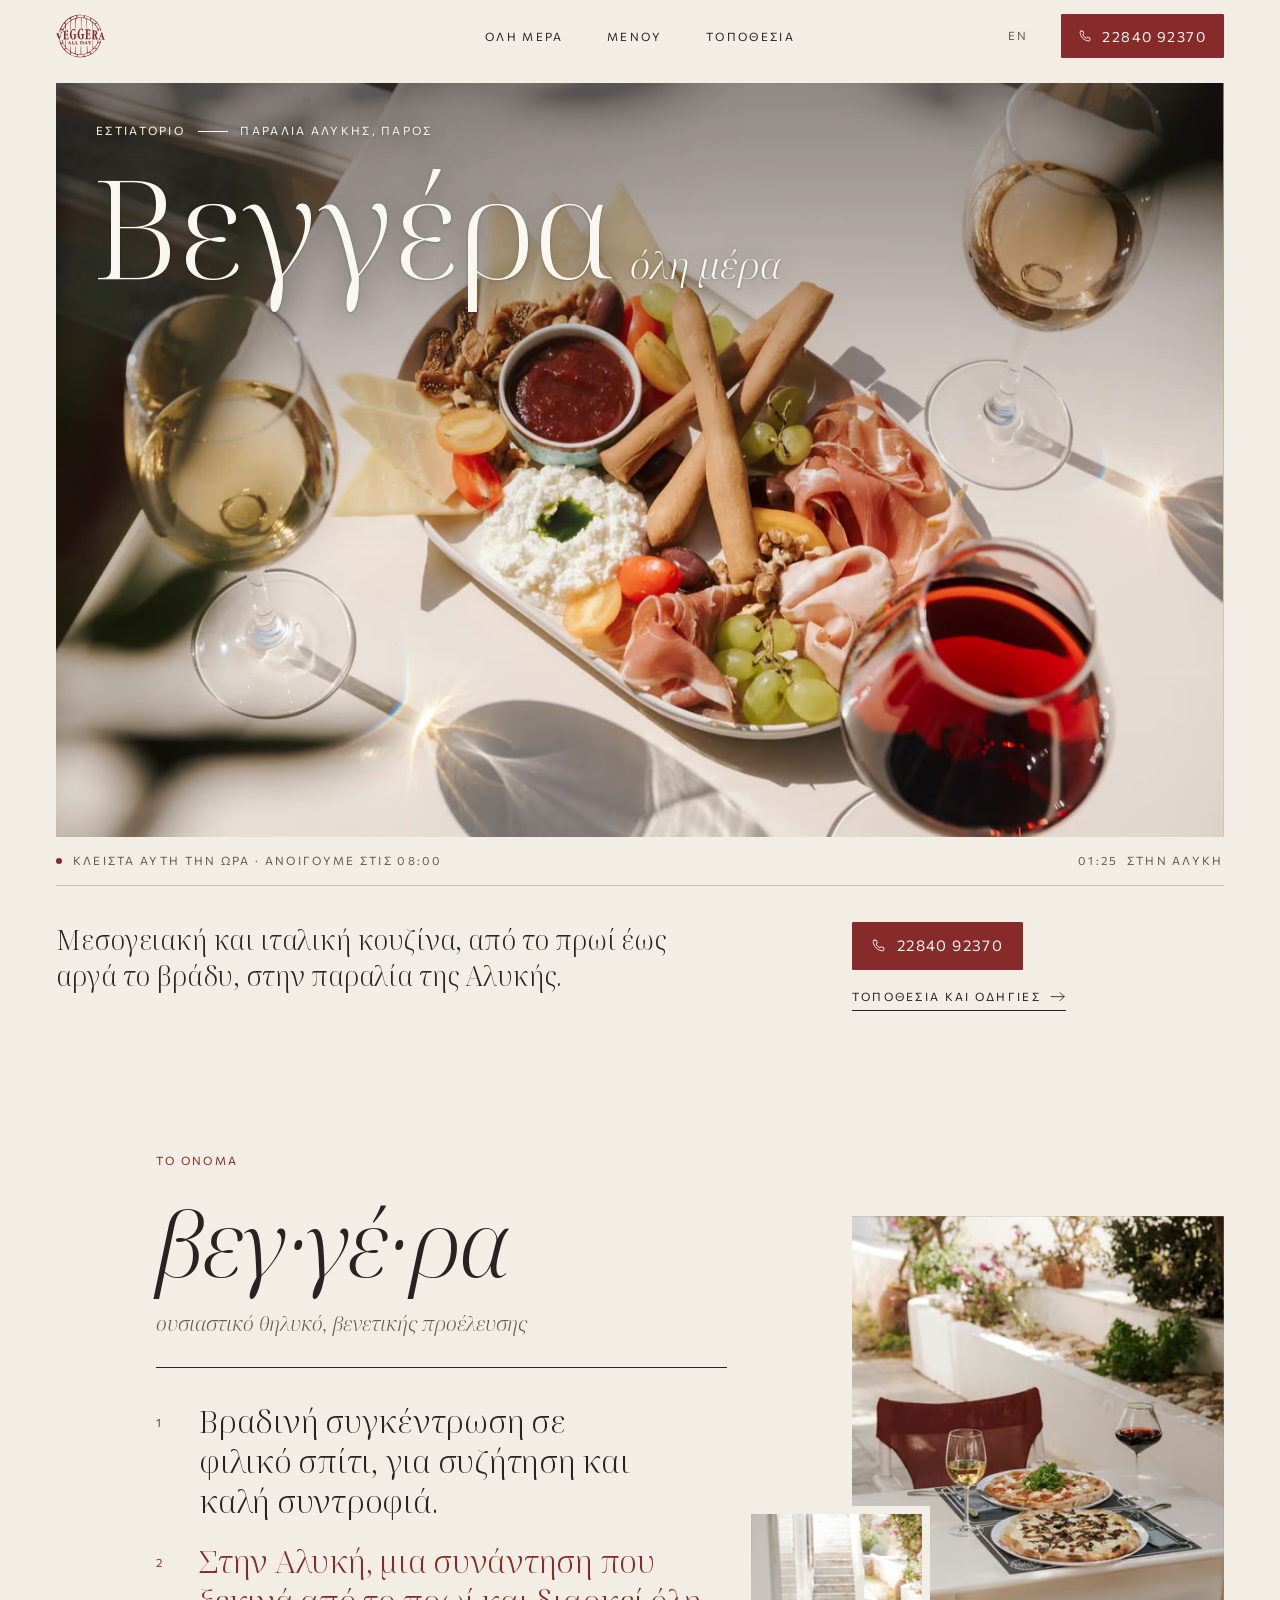
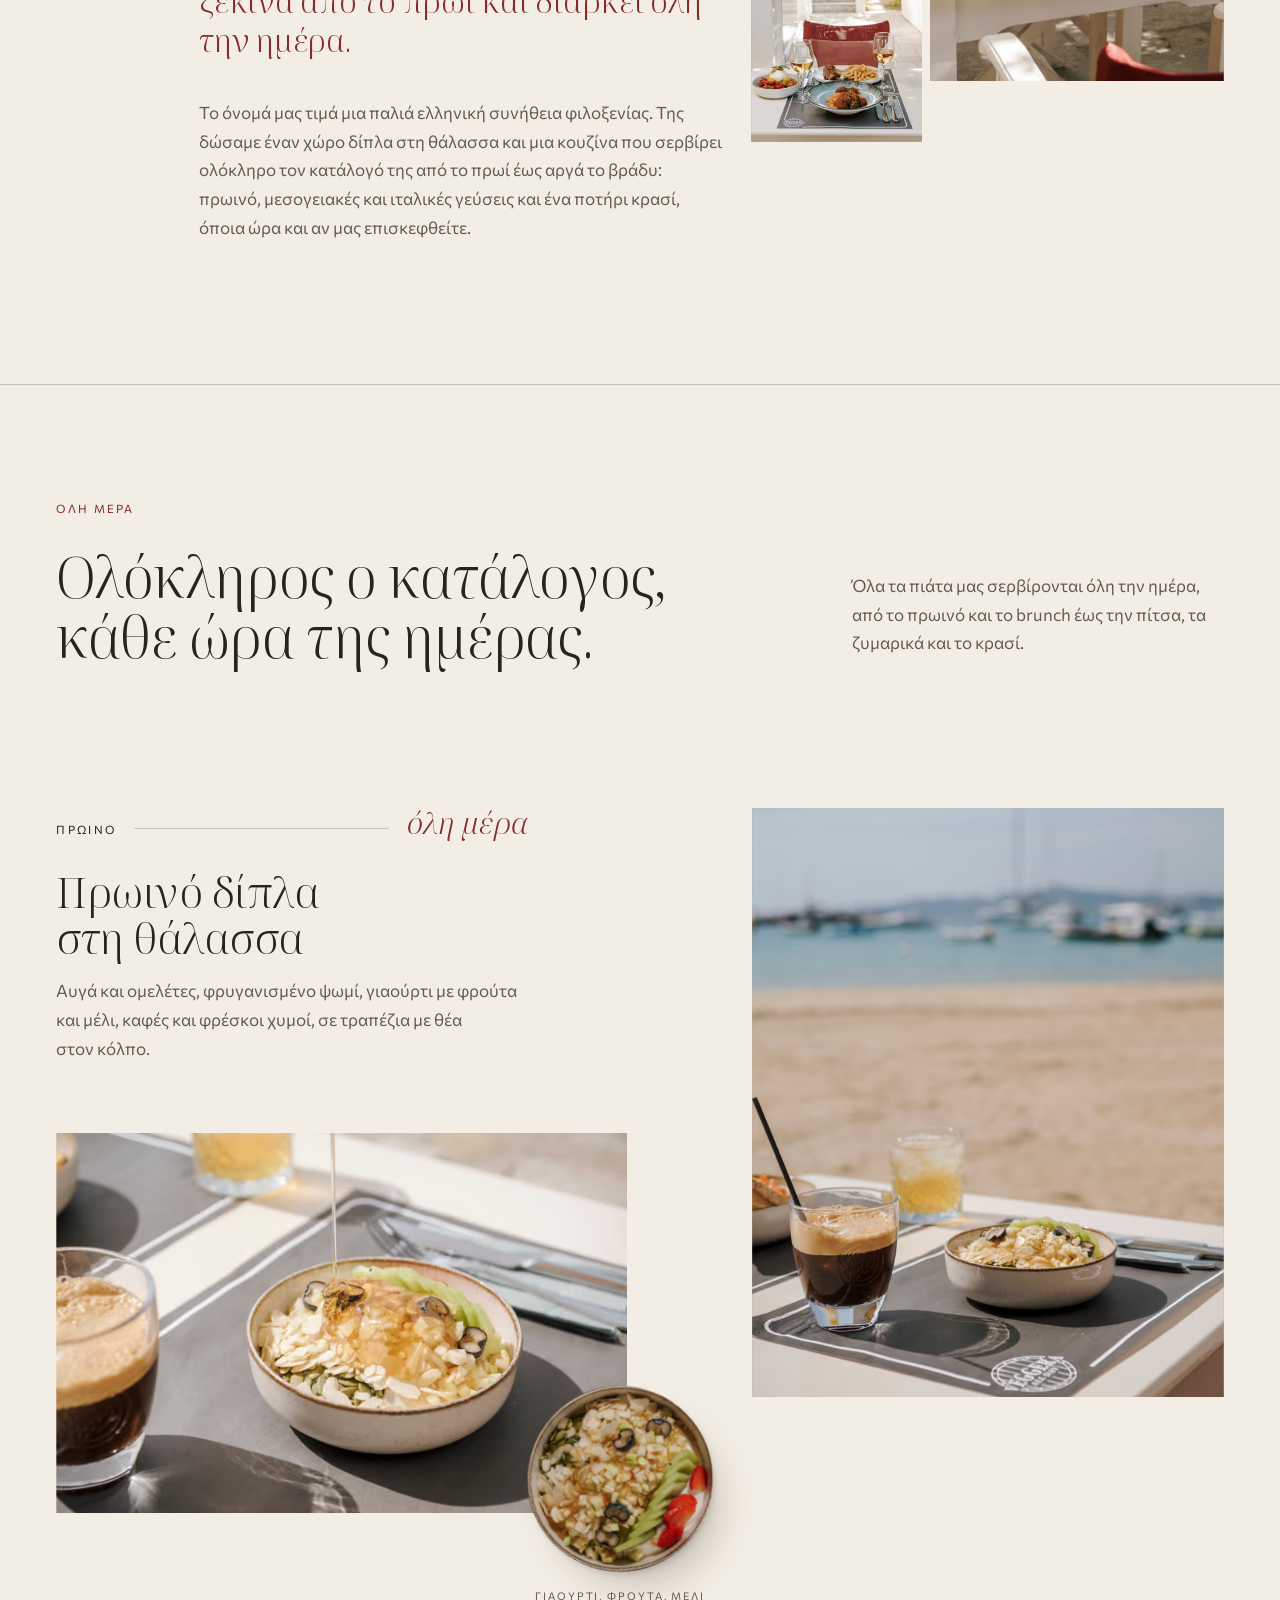
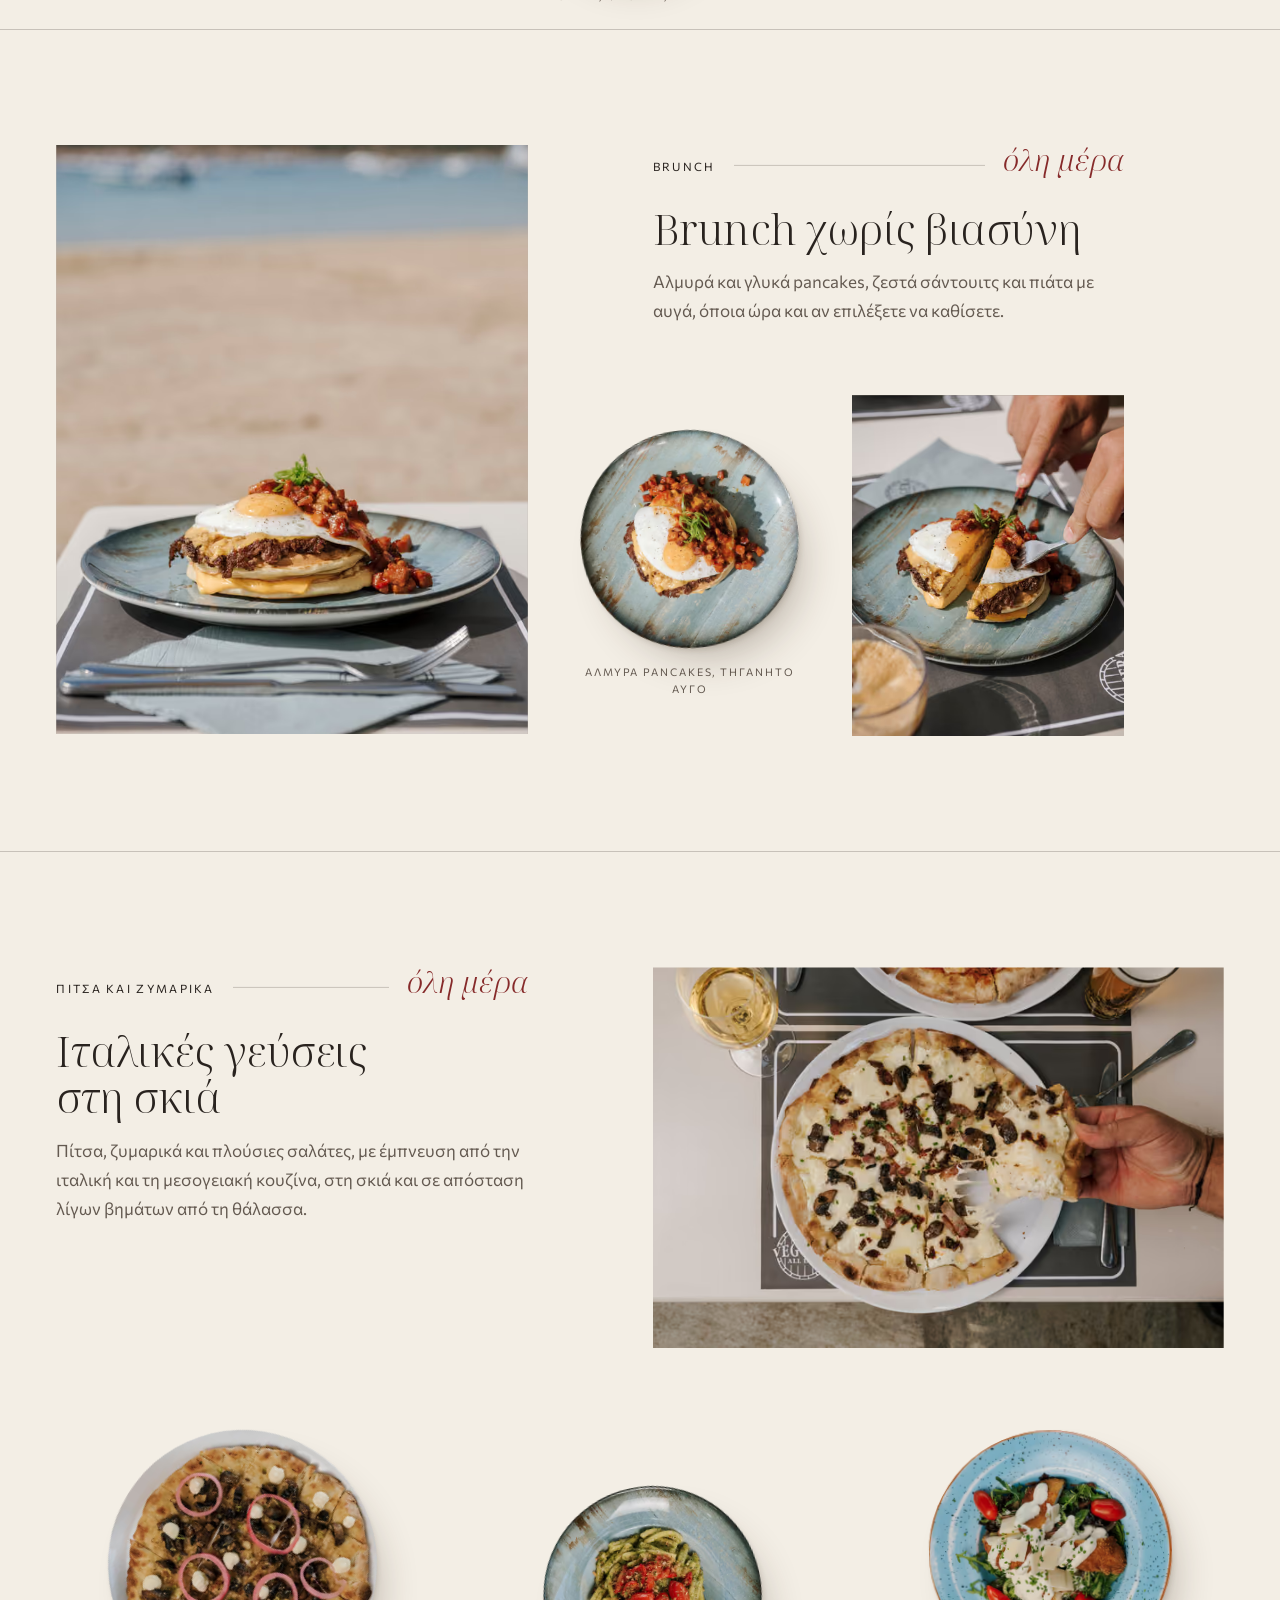
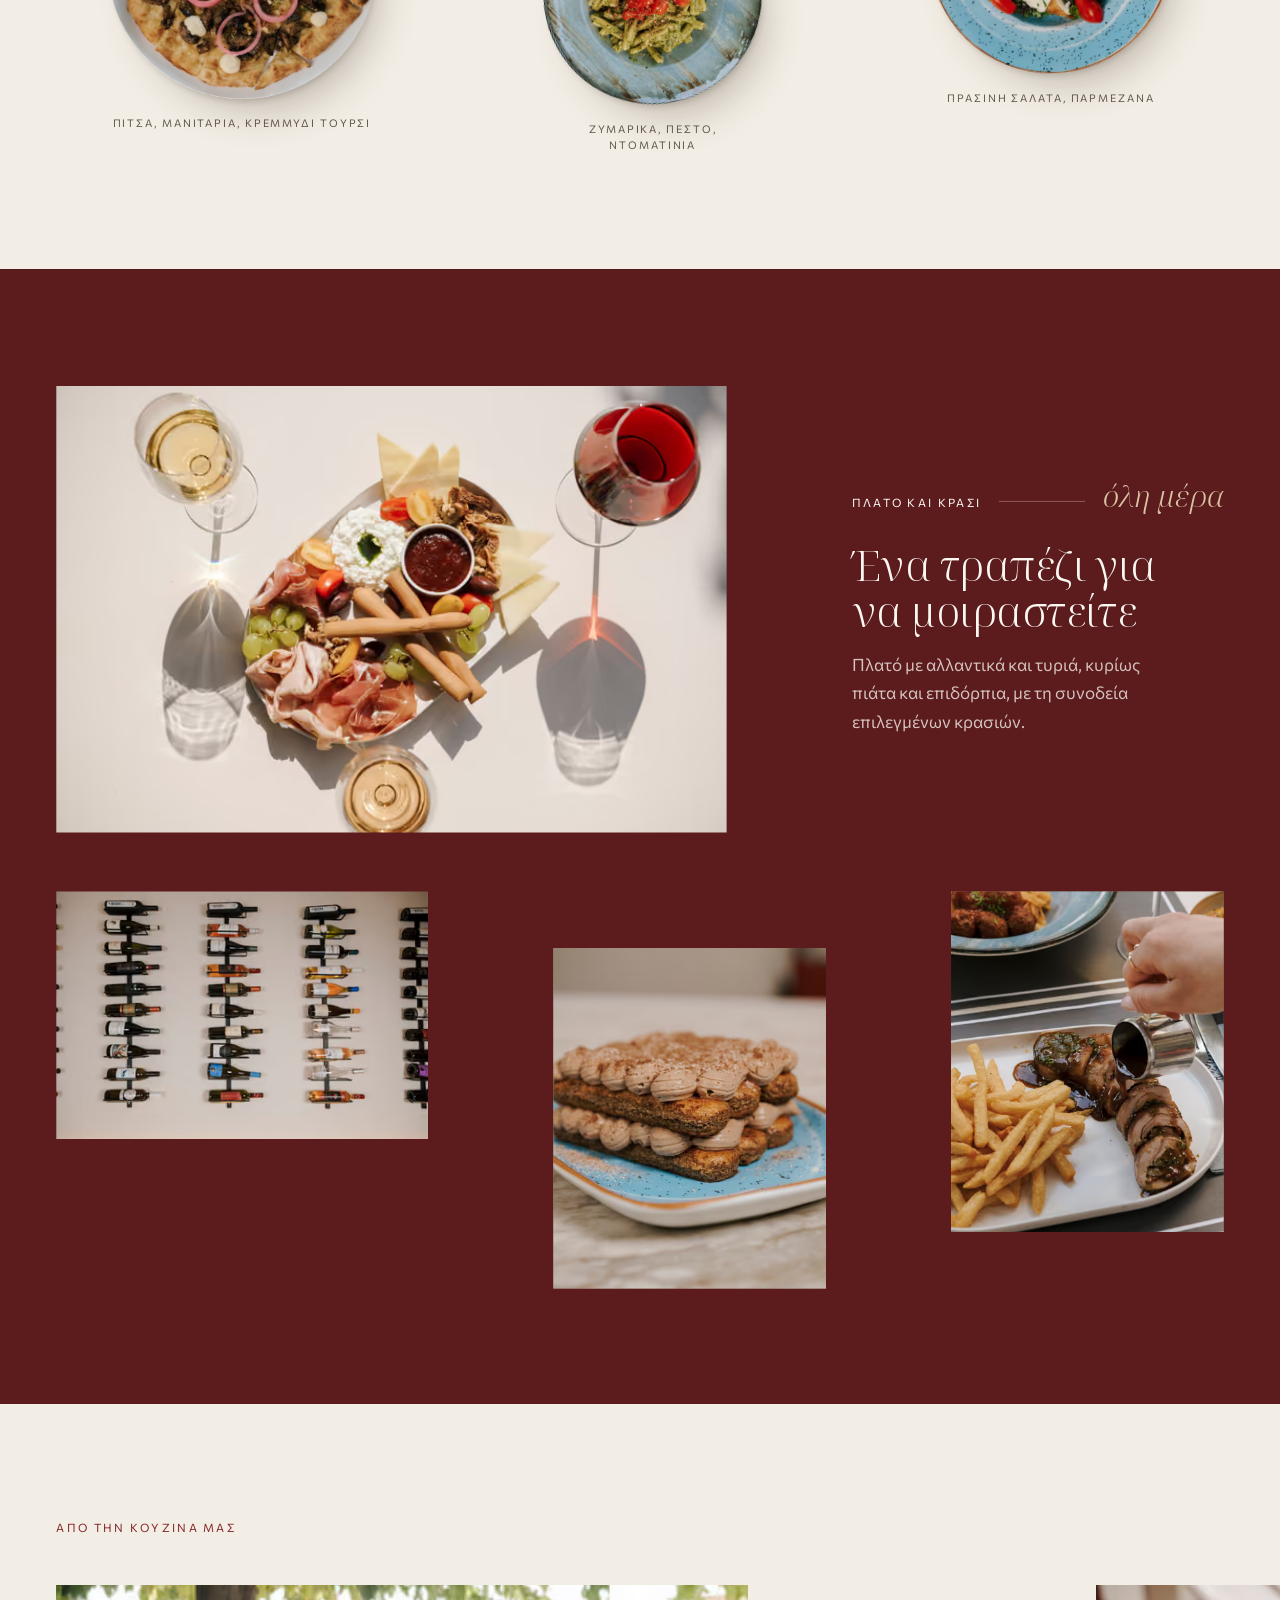
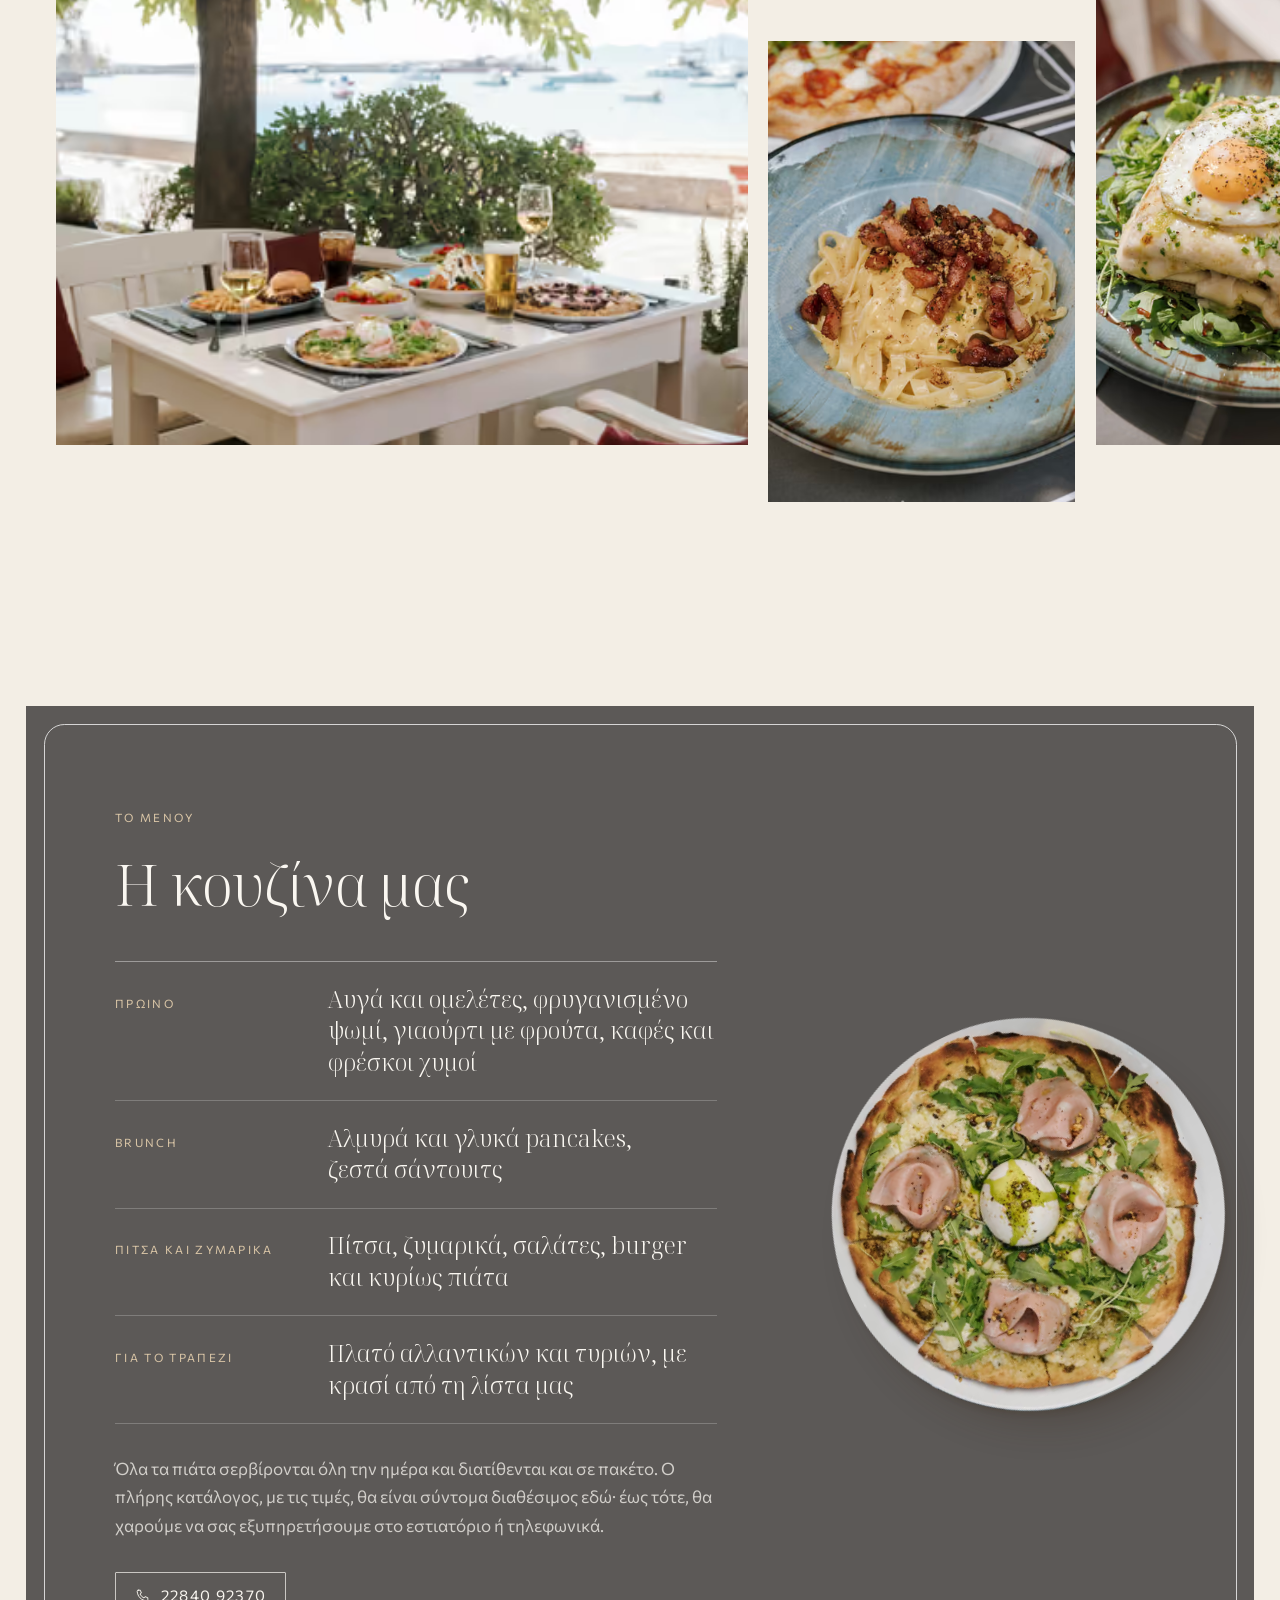
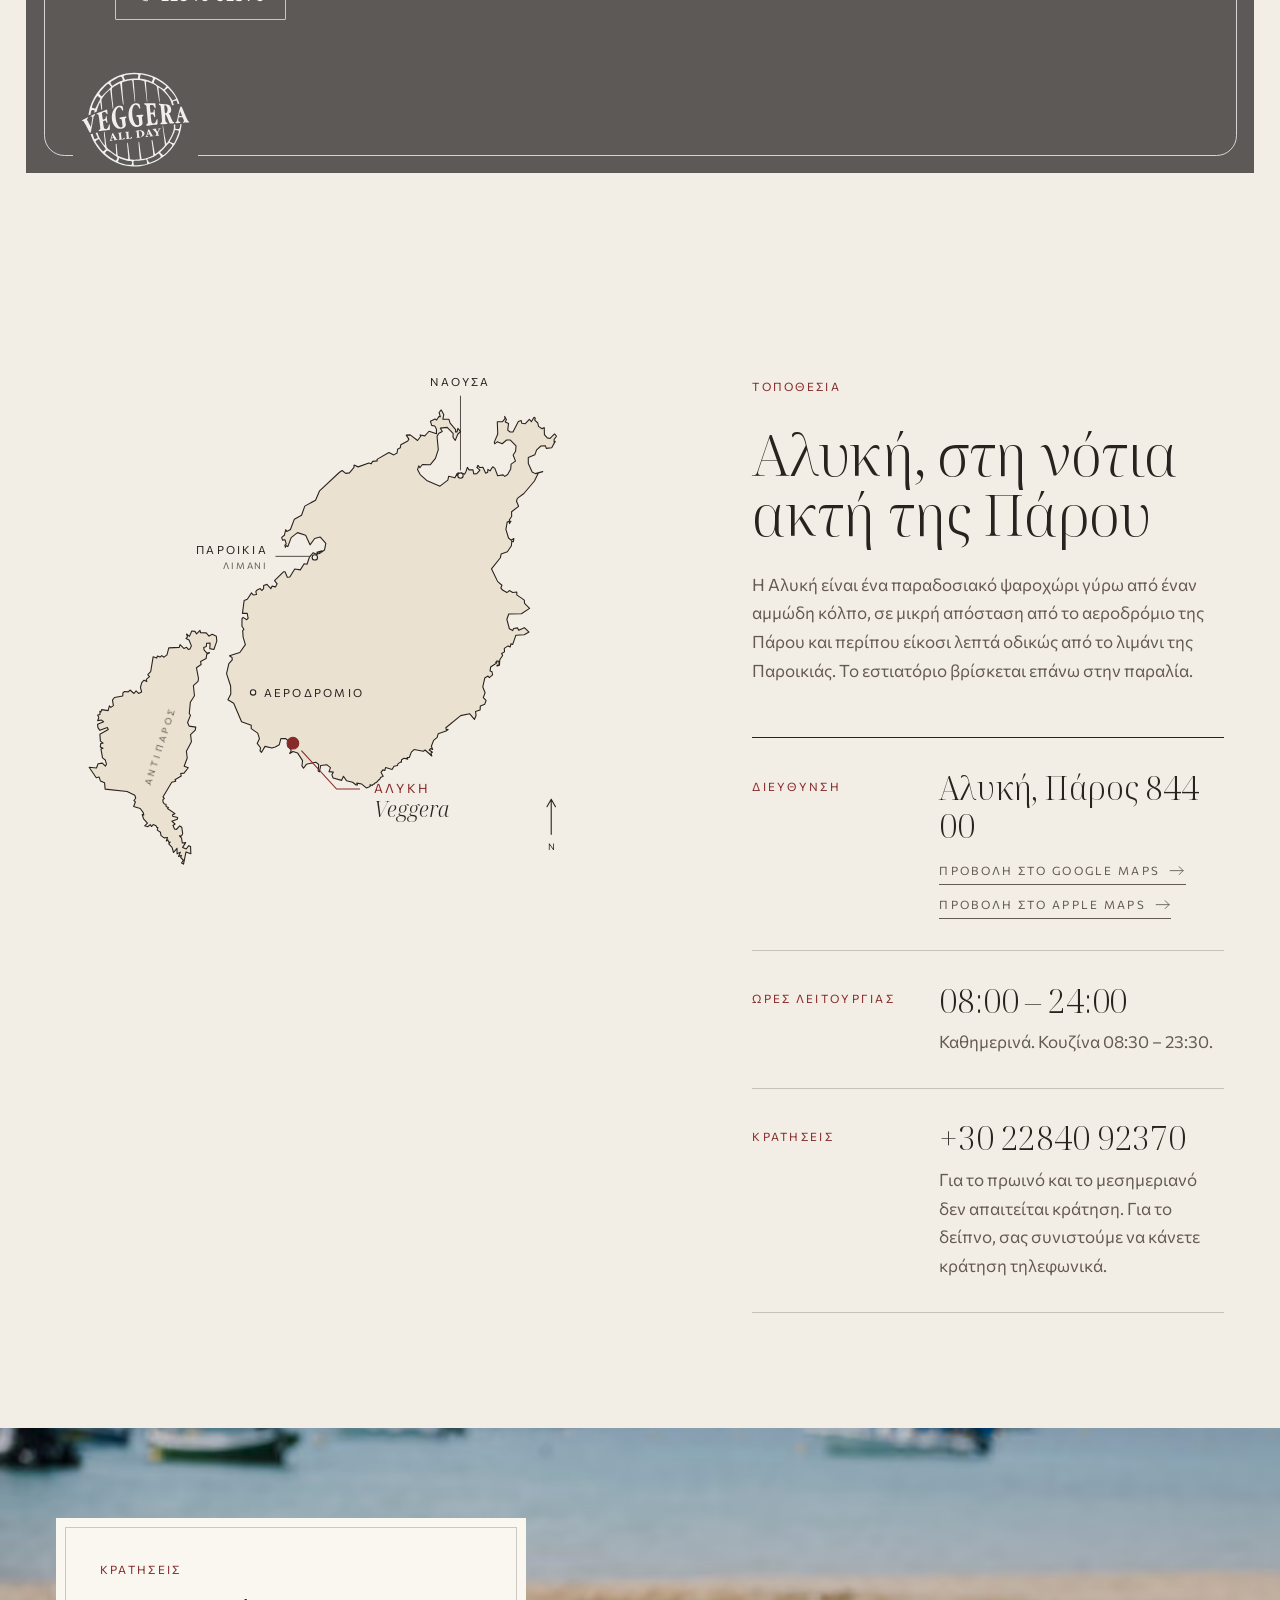
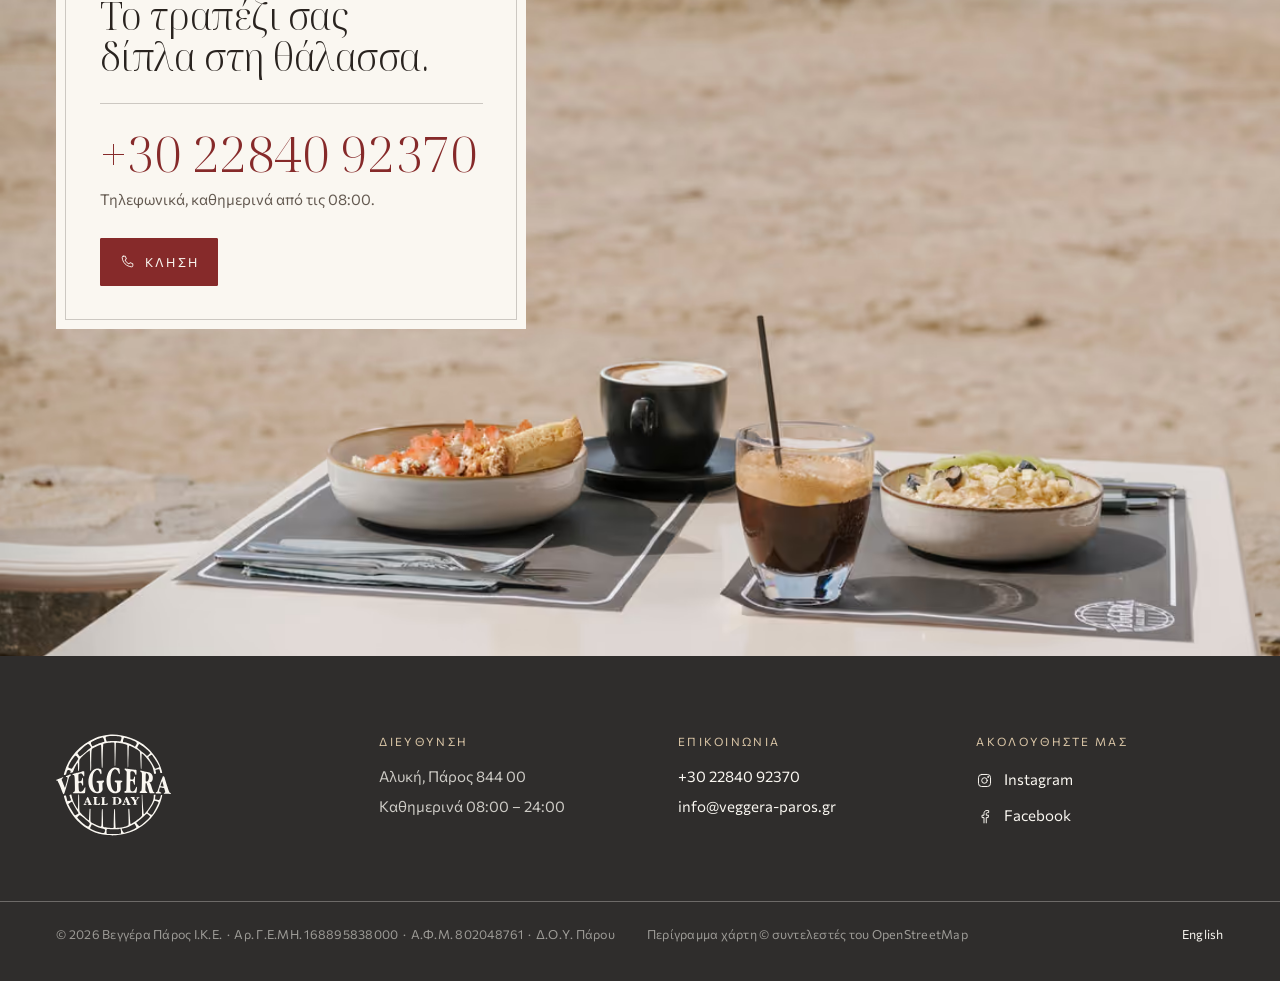
<file: el/index.html>
<!DOCTYPE html><html lang="el" data-daypart="morning" data-base="" data-astro-cid-hkbrpulz><head><meta charset="utf-8"><meta name="viewport" content="width=device-width, initial-scale=1, viewport-fit=cover"><title>Βεγγέρα Όλη Μέρα | Εστιατόριο στην παραλία της Αλυκής, Πάρος</title><meta name="description" content="Μεσογειακή και ιταλική κουζίνα στην παραλία της Αλυκής, στην Πάρο. Πρωινό, brunch, μεσημεριανό και δείπνο, καθημερινά 08:00–24:00. Κρατήσεις: 22840 92370."><link rel="canonical" href="https://www.veggera-paros.gr/el/"><link rel="alternate" hreflang="en" href="https://www.veggera-paros.gr/"><link rel="alternate" hreflang="el" href="https://www.veggera-paros.gr/el/"><link rel="alternate" hreflang="x-default" href="https://www.veggera-paros.gr/"><meta name="robots" content="noindex, nofollow"><meta name="theme-color" content="#f3eee5"><meta name="format-detection" content="telephone=no"><link rel="icon" href="/favicon.svg" type="image/svg+xml"><meta property="og:type" content="restaurant"><meta property="og:site_name" content="Veggera All Day"><meta property="og:title" content="Βεγγέρα Όλη Μέρα | Εστιατόριο στην παραλία της Αλυκής, Πάρος"><meta property="og:description" content="Μεσογειακή και ιταλική κουζίνα στην παραλία της Αλυκής, στην Πάρο. Πρωινό, brunch, μεσημεριανό και δείπνο, καθημερινά 08:00–24:00. Κρατήσεις: 22840 92370."><meta property="og:url" content="https://www.veggera-paros.gr/el/"><meta property="og:locale" content="el_GR"><meta property="og:image" content="https://www.veggera-paros.gr/_astro/hero-morning.DzZGAHCB_ZdEDfj.jpg"><meta property="og:image:width" content="1200"><meta property="og:image:height" content="630"><meta name="twitter:card" content="summary_large_image"><link rel="preload" as="font" type="font/woff2" href="/_astro/noto-serif-display-greek-300-normal.BuV73V3h.woff2" crossorigin><style>@font-face{font-family:'Noto Serif Display';font-style:normal;font-weight:300 400;font-display:swap;src:url(/_astro/noto-serif-display-latin-300-normal.K5SFrpFL.woff2) format('woff2');unicode-range:U+0000-00FF,U+0131,U+0152-0153,U+02BB-02BC,U+02C6,U+02DA,U+02DC,U+0304,U+0308,U+0329,U+2000-206F,U+20AC,U+2122,U+2191,U+2193,U+2212,U+2215,U+FEFF,U+FFFD}@font-face{font-family:'Noto Serif Display';font-style:italic;font-weight:300 400;font-display:swap;src:url(/_astro/noto-serif-display-latin-300-italic.CLkZeVv2.woff2) format('woff2');unicode-range:U+0000-00FF,U+0131,U+0152-0153,U+02BB-02BC,U+02C6,U+02DA,U+02DC,U+0304,U+0308,U+0329,U+2000-206F,U+20AC,U+2122,U+2191,U+2193,U+2212,U+2215,U+FEFF,U+FFFD}@font-face{font-family:'Commissioner';font-style:normal;font-weight:400 500;font-display:swap;src:url(/_astro/commissioner-latin-400-normal.Csr6jJda.woff2) format('woff2');unicode-range:U+0000-00FF,U+0131,U+0152-0153,U+02BB-02BC,U+02C6,U+02DA,U+02DC,U+0304,U+0308,U+0329,U+2000-206F,U+20AC,U+2122,U+2191,U+2193,U+2212,U+2215,U+FEFF,U+FFFD}@font-face{font-family:'Noto Serif Display';font-style:normal;font-weight:300 400;font-display:swap;src:url(/_astro/noto-serif-display-greek-300-normal.BuV73V3h.woff2) format('woff2');unicode-range:U+0370-0377,U+037A-037F,U+0384-038A,U+038C,U+038E-03A1,U+03A3-03FF}@font-face{font-family:'Noto Serif Display';font-style:italic;font-weight:300 400;font-display:swap;src:url(/_astro/noto-serif-display-greek-300-italic.CV2b1E_I.woff2) format('woff2');unicode-range:U+0370-0377,U+037A-037F,U+0384-038A,U+038C,U+038E-03A1,U+03A3-03FF}@font-face{font-family:'Commissioner';font-style:normal;font-weight:400 500;font-display:swap;src:url(/_astro/commissioner-greek-400-normal.DS8oOZ8C.woff2) format('woff2');unicode-range:U+0370-0377,U+037A-037F,U+0384-038A,U+038C,U+038E-03A1,U+03A3-03FF}</style><!-- Runs before first paint. It:
         - marks JavaScript as available (content is fully readable without it)
         - reads the time in Alyki, so the right photograph shows without a flash
         - notices a slow or metered connection and switches the page to its light mode
         Preview any hour with ?t=HH:MM. Design phase only: ?type=b / ?type=c swaps the typeface. --><script>
      (function () {
        var d = document.documentElement;
        d.classList.add('js');
        var q = new URLSearchParams(location.search);

        var c = navigator.connection || {};
        if (c.saveData || /(^|-)2g$/.test(c.effectiveType || '') || q.has('lite')) d.classList.add('lite');

        var type = q.get('type');
        if (type === 'b' || type === 'c') {
          d.dataset.type = type;
          var l = document.createElement('link');
          l.rel = 'stylesheet';
          l.href = (d.dataset.base || '') + '/type-options/options.css';
          document.head.appendChild(l);
        }

        window.alykiMinutes = function () {
          try {
            var t = q.get('t');
            if (t && /^\d{1,2}:\d{2}$/.test(t)) {
              var a = t.split(':');
              return (+a[0] % 24) * 60 + (+a[1] % 60);
            }
            var p = new Intl.DateTimeFormat('en-GB', {
              timeZone: 'Europe/Athens',
              hour: '2-digit',
              minute: '2-digit',
              hourCycle: 'h23',
            }).formatToParts(new Date());
            var h = 0, m = 0;
            p.forEach(function (x) {
              if (x.type === 'hour') h = +x.value;
              if (x.type === 'minute') m = +x.value;
            });
            return (h % 24) * 60 + m;
          } catch (e) {
            return null;
          }
        };
        var now = window.alykiMinutes();
        if (now !== null) d.dataset.daypart = now >= 1110 || now < 300 ? 'evening' : now >= 750 ? 'midday' : 'morning';
      })();
    </script><script type="application/ld+json">{"@context":"https://schema.org","@type":"Restaurant","name":"Veggera All Day","alternateName":"Βεγγέρα Όλη Μέρα","url":"https://www.veggera-paros.gr","image":"https://www.veggera-paros.gr/_astro/hero-morning.DzZGAHCB_ZdEDfj.jpg","telephone":"+302284092370","email":"info@veggera-paros.gr","servesCuisine":["Mediterranean","Italian","Breakfast","Brunch"],"address":{"@type":"PostalAddress","addressLocality":"Alyki","addressRegion":"Paros","postalCode":"844 00","addressCountry":"GR"},"geo":{"@type":"GeoCoordinates","latitude":36.9963794,"longitude":25.1368999},"openingHoursSpecification":{"@type":"OpeningHoursSpecification","dayOfWeek":["Monday","Tuesday","Wednesday","Thursday","Friday","Saturday","Sunday"],"opens":"08:00","closes":"23:59"},"sameAs":["https://www.instagram.com/veggera_all_day","https://www.facebook.com/share/1BcuHt7fPh/"]}</script><link rel="stylesheet" href="/_astro/Home.2PJKdQz5.css"></head><body data-cfg-status="{&quot;timeIn&quot;:&quot;στην Αλυκή&quot;,&quot;open&quot;:&quot;Ανοιχτά τώρα&quot;,&quot;closed&quot;:&quot;Κλειστά αυτή την ώρα&quot;,&quot;kitchenUntil&quot;:&quot;η κουζίνα έως τις {t}&quot;,&quot;kitchenFrom&quot;:&quot;η κουζίνα από τις {t}&quot;,&quot;kitchenClosed&quot;:&quot;η κουζίνα έχει κλείσει&quot;,&quot;opensAt&quot;:&quot;ανοίγουμε στις {t}&quot;,&quot;offSeason&quot;:&quot;Κλειστά για τη χειμερινή περίοδο&quot;,&quot;daily&quot;:&quot;Καθημερινά {a}–{b}&quot;}" data-cfg-hours="{&quot;open&quot;:&quot;08:00&quot;,&quot;close&quot;:&quot;24:00&quot;,&quot;kitchenFrom&quot;:&quot;08:30&quot;,&quot;kitchenTo&quot;:&quot;23:30&quot;}" data-cfg-season="null" data-astro-cid-hkbrpulz><a class="skip" href="#main" data-astro-cid-hkbrpulz>Μετάβαση στο περιεχόμενο</a><header class="hd" data-header data-astro-cid-nen7h5rs><div class="hd__in wrap" data-astro-cid-nen7h5rs><a class="hd__logo" href="/el/" aria-label="Veggera All Day" data-astro-cid-nen7h5rs><span class="hd__stamp" style="--stamp:url(/_astro/stamp.DWAI_EM5.svg)" aria-hidden="true" data-astro-cid-nen7h5rs></span></a><nav class="hd__nav" aria-label="Κύρια πλοήγηση" data-astro-cid-nen7h5rs><a href="#all-day" data-astro-cid-nen7h5rs>Όλη μέρα</a><a href="#menu" data-astro-cid-nen7h5rs>Μενού</a><a href="#find" data-astro-cid-nen7h5rs>Τοποθεσία</a></nav><div class="hd__side" data-astro-cid-nen7h5rs><a class="hd__lang" href="/" hreflang="en" lang="en" aria-label="English" data-astro-cid-nen7h5rs><span aria-hidden="true" data-astro-cid-nen7h5rs>EN</span></a><a class="hd__call" href="tel:+302284092370" aria-label="Κρατήσεις: +30 22840 92370" data-astro-cid-nen7h5rs><svg viewBox="0 0 24 24" fill="none" stroke="currentColor" stroke-width="1.5" stroke-linecap="round" stroke-linejoin="round" aria-hidden="true"><path d="M5.2 3.5h3.3l1.7 4.6-2.2 1.5a12.6 12.6 0 0 0 6.4 6.4l1.5-2.2 4.6 1.7v3.3a1.7 1.7 0 0 1-1.8 1.7C10.3 20 4 13.700 3.500 5.300A1.7 1.7 0 0 1 5.200 3.500Z"></path></svg><span data-astro-cid-nen7h5rs>22840 92370</span></a></div></div></header><main id="main" data-astro-cid-hkbrpulz><section class="hero" id="top" data-hero data-astro-cid-ge2uvauf><div class="hero__top wrap" data-astro-cid-ge2uvauf><div class="hero__frame" data-astro-cid-ge2uvauf><div class="hero__id" data-astro-cid-ge2uvauf><p class="label hero__kicker" data-astro-cid-ge2uvauf><span data-astro-cid-ge2uvauf>Εστιατόριο</span><span class="sep" aria-hidden="true" data-astro-cid-ge2uvauf></span><span data-astro-cid-ge2uvauf>Παραλία Αλυκής, Πάρος</span></p><h1 class="hero__mark" data-astro-cid-ge2uvauf><span class="hero__name" data-astro-cid-ge2uvauf>Βεγγέρα</span><em class="hero__allday" data-astro-cid-ge2uvauf>όλη μέρα</em></h1></div><div class="hero__shot" data-part="morning" style="--pos:50% 60%;--pos-tall:50% 100%;--tone:#948f8b;--tone-tall:#a49381" data-astro-cid-ge2uvauf><picture class="shot shot--wide" data-astro-cid-ge2uvauf="true"><source srcset="/_astro/hero-morning.DzZGAHCB_FyOqx.avif 900w, /_astro/hero-morning.DzZGAHCB_Z2jUTg8.avif 1300w, /_astro/hero-morning.DzZGAHCB_Z26yaUg.avif 1700w, /_astro/hero-morning.DzZGAHCB_Vju7g.avif 2200w" type="image/avif" sizes="(min-width: 1520px) 1380px, 92vw"><source srcset="/_astro/hero-morning.DzZGAHCB_25gqk1.webp 900w, /_astro/hero-morning.DzZGAHCB_x7FR8.webp 1300w, /_astro/hero-morning.DzZGAHCB_oRIlY.webp 1700w, /_astro/hero-morning.DzZGAHCB_Z1CqJpq.webp 2200w" type="image/webp" sizes="(min-width: 1520px) 1380px, 92vw"><img src="/_astro/hero-morning.DzZGAHCB_1hFYca.jpg" srcset="/_astro/hero-morning.DzZGAHCB_ZUOcH6.jpg 900w, /_astro/hero-morning.DzZGAHCB_Z1t9xsB.jpg 1300w, /_astro/hero-morning.DzZGAHCB_Z1dtOlF.jpg 1700w, /_astro/hero-morning.DzZGAHCB_1OnPFQ.jpg 2200w" alt="Τραπέζι με πρωινό, καφέ και χυμό στην άκρη της άμμου, με τις βάρκες αγκυροβολημένες στον κόλπο της Αλυκής" sizes="(min-width: 1520px) 1380px, 92vw" loading="lazy" decoding="async" data-astro-cid-ge2uvauf="true" width="2600" height="1734"></picture><picture class="shot shot--tall" data-astro-cid-ge2uvauf="true"><source srcset="/_astro/hero-morning-tall.BUpJansp_6YUzP.avif 480w, /_astro/hero-morning-tall.BUpJansp_1ijStb.avif 640w, /_astro/hero-morning-tall.BUpJansp_nuteP.avif 820w, /_astro/hero-morning-tall.BUpJansp_2t4u93.avif 1080w" type="image/avif" sizes="(max-width: 700px) 56vw, 92vw"><source srcset="/_astro/hero-morning-tall.BUpJansp_1fAoeM.webp 480w, /_astro/hero-morning-tall.BUpJansp_2qUm88.webp 640w, /_astro/hero-morning-tall.BUpJansp_9D1NL.webp 820w, /_astro/hero-morning-tall.BUpJansp_vBGHW.webp 1080w" type="image/webp" sizes="(max-width: 700px) 56vw, 92vw"><img src="/_astro/hero-morning-tall.BUpJansp_A695x.jpg" srcset="/_astro/hero-morning-tall.BUpJansp_ZgGWl4.jpg 480w, /_astro/hero-morning-tall.BUpJansp_TC0xh.jpg 640w, /_astro/hero-morning-tall.BUpJansp_Z1tSD2f.jpg 820w, /_astro/hero-morning-tall.BUpJansp_h0nsM.jpg 1080w" alt="Τραπέζι με πρωινό, καφέ και χυμό στην άκρη της άμμου, με τις βάρκες αγκυροβολημένες στον κόλπο της Αλυκής" sizes="(max-width: 700px) 56vw, 92vw" loading="lazy" decoding="async" data-astro-cid-ge2uvauf="true" width="1734" height="2600"></picture></div><div class="hero__shot" data-part="midday" style="--pos:50% 68%;--pos-tall:50% 80%;--tone:#b4ada2;--tone-tall:#7f7567" data-astro-cid-ge2uvauf><picture class="shot shot--wide" data-astro-cid-ge2uvauf="true"><source srcset="/_astro/hero-midday.BoVzBLEv_Z1Ub8Ry.avif 900w, /_astro/hero-midday.BoVzBLEv_Z12VPnN.avif 1300w, /_astro/hero-midday.BoVzBLEv_euqit.avif 1700w, /_astro/hero-midday.BoVzBLEv_ZBKGI3.avif 2200w" type="image/avif" sizes="(min-width: 1520px) 1380px, 92vw"><source srcset="/_astro/hero-midday.BoVzBLEv_Z1xoIuR.webp 900w, /_astro/hero-midday.BoVzBLEv_lJKuF.webp 1300w, /_astro/hero-midday.BoVzBLEv_Z1XD7nc.webp 1700w, /_astro/hero-midday.BoVzBLEv_2fhSpd.webp 2200w" type="image/webp" sizes="(min-width: 1520px) 1380px, 92vw"><img src="/_astro/hero-midday.BoVzBLEv_aU84G.jpg" srcset="/_astro/hero-midday.BoVzBLEv_18KFHF.jpg 900w, /_astro/hero-midday.BoVzBLEv_2pQghu.jpg 1300w, /_astro/hero-midday.BoVzBLEv_15gM60.jpg 1700w, /_astro/hero-midday.BoVzBLEv_e0E4t.jpg 2200w" alt="Τραπέζι με πίτσα, σαλάτες και παγωμένη μπίρα στη σκιά ενός δέντρου, με φόντο τον κόλπο" sizes="(min-width: 1520px) 1380px, 92vw" loading="lazy" decoding="async" data-astro-cid-ge2uvauf="true" width="2600" height="1734"></picture><picture class="shot shot--tall" data-astro-cid-ge2uvauf="true"><source srcset="/_astro/hero-midday-tall.CwlpUSZR_ZyIH4S.avif 480w, /_astro/hero-midday-tall.CwlpUSZR_HCBlm.avif 640w, /_astro/hero-midday-tall.CwlpUSZR_lMWHQ.avif 820w, /_astro/hero-midday-tall.CwlpUSZR_ZQRE9e.avif 1080w" type="image/avif" sizes="(max-width: 700px) 56vw, 92vw"><source srcset="/_astro/hero-midday-tall.CwlpUSZR_1gzxLz.webp 480w, /_astro/hero-midday-tall.CwlpUSZR_Z2wfgB7.webp 640w, /_astro/hero-midday-tall.CwlpUSZR_1uoqmN.webp 820w, /_astro/hero-midday-tall.CwlpUSZR_Z15J6zi.webp 1080w" type="image/webp" sizes="(max-width: 700px) 56vw, 92vw"><img src="/_astro/hero-midday-tall.CwlpUSZR_7DLuJ.jpg" srcset="/_astro/hero-midday-tall.CwlpUSZR_22AU9d.jpg 480w, /_astro/hero-midday-tall.CwlpUSZR_Z1KdTet.jpg 640w, /_astro/hero-midday-tall.CwlpUSZR_Z1SUd3.jpg 820w, /_astro/hero-midday-tall.CwlpUSZR_2kUmnC.jpg 1080w" alt="Τραπέζι με πίτσα, σαλάτες και παγωμένη μπίρα στη σκιά ενός δέντρου, με φόντο τον κόλπο" sizes="(max-width: 700px) 56vw, 92vw" loading="lazy" decoding="async" data-astro-cid-ge2uvauf="true" width="1734" height="2600"></picture></div><div class="hero__shot" data-part="evening" style="--pos:50% 55%;--pos-tall:50% 70%;--tone:#b9a293;--tone-tall:#b8a291" data-astro-cid-ge2uvauf><picture class="shot shot--wide" data-astro-cid-ge2uvauf="true"><source srcset="/_astro/hero-evening.1lVPdjf2_19qviF.avif 900w, /_astro/hero-evening.1lVPdjf2_2ar564.avif 1300w, /_astro/hero-evening.1lVPdjf2_2nNNqV.avif 1700w, /_astro/hero-evening.1lVPdjf2_lukEw.avif 2200w" type="image/avif" sizes="(min-width: 1520px) 1380px, 92vw"><source srcset="/_astro/hero-evening.1lVPdjf2_Z2w41BM.webp 900w, /_astro/hero-evening.1lVPdjf2_Z2GszB.webp 1300w, /_astro/hero-evening.1lVPdjf2_ZaVq5K.webp 1700w, /_astro/hero-evening.1lVPdjf2_Z2dfSRa.webp 2200w" type="image/webp" sizes="(min-width: 1520px) 1380px, 92vw"><img src="/_astro/hero-evening.1lVPdjf2_GQOJq.jpg" srcset="/_astro/hero-evening.1lVPdjf2_ZrWvOX.jpg 900w, /_astro/hero-evening.1lVPdjf2_Z23XGUl.jpg 1300w, /_astro/hero-evening.1lVPdjf2_Z1NiXNp.jpg 1700w, /_astro/hero-evening.1lVPdjf2_1eyGe7.jpg 2200w" alt="Πλατό με αλλαντικά και τυριά ανάμεσα σε ποτήρια με λευκό, ροζέ και κόκκινο κρασί, στο χαμηλό φως του ήλιου" sizes="(min-width: 1520px) 1380px, 92vw" loading="lazy" decoding="async" data-astro-cid-ge2uvauf="true" width="2600" height="1734"></picture><picture class="shot shot--tall" data-astro-cid-ge2uvauf="true"><source srcset="/_astro/hero-evening-tall.ByypUgEL_15zx99.avif 480w, /_astro/hero-evening-tall.ByypUgEL_2gTv2u.avif 640w, /_astro/hero-evening-tall.ByypUgEL_1m55N9.avif 820w, /_astro/hero-evening-tall.ByypUgEL_2eXHF6.avif 1080w" type="image/avif" sizes="(max-width: 700px) 56vw, 92vw"><source srcset="/_astro/hero-evening-tall.ByypUgEL_2eb0N6.webp 480w, /_astro/hero-evening-tall.ByypUgEL_Z1EGa7u.webp 640w, /_astro/hero-evening-tall.ByypUgEL_18dDn5.webp 820w, /_astro/hero-evening-tall.ByypUgEL_hvUf0.webp 1080w" type="image/webp" sizes="(max-width: 700px) 56vw, 92vw"><img src="/_astro/hero-evening-tall.ByypUgEL_m0mBA.jpg" srcset="/_astro/hero-evening-tall.ByypUgEL_GREdf.jpg 480w, /_astro/hero-evening-tall.ByypUgEL_1ScC6A.jpg 640w, /_astro/hero-evening-tall.ByypUgEL_Zvj1sV.jpg 820w, /_astro/hero-evening-tall.ByypUgEL_2TAYP.jpg 1080w" alt="Πλατό με αλλαντικά και τυριά ανάμεσα σε ποτήρια με λευκό, ροζέ και κόκκινο κρασί, στο χαμηλό φως του ήλιου" sizes="(max-width: 700px) 56vw, 92vw" loading="lazy" decoding="async" data-astro-cid-ge2uvauf="true" width="1734" height="2600"></picture></div></div><!-- Start fetching the one frame that will show (right part of the day, right crop) straight away. --><script>
      (function () {
        var part = document.documentElement.dataset.daypart || 'morning';
        var tall = matchMedia('(max-width: 700px)').matches;
        var img = document.querySelector('.hero__shot[data-part="' + part + '"] .shot--' + (tall ? 'tall' : 'wide') + ' img');
        if (img) {
          img.loading = 'eager';
          img.fetchPriority = 'high';
        }
      })();
    </script><div class="hero__live" data-astro-cid-ge2uvauf><p class="label hero__status" data-astro-cid-ge2uvauf><span class="hero__dot" data-status-dot aria-hidden="true" data-astro-cid-ge2uvauf></span><span data-status data-astro-cid-ge2uvauf>Καθημερινά 08:00–24:00</span></p><p class="label hero__clock" data-clock-wrap hidden data-astro-cid-ge2uvauf><span data-clock data-astro-cid-ge2uvauf>00:00</span><span data-astro-cid-ge2uvauf>στην Αλυκή</span></p></div></div><div class="hero__info wrap" data-astro-cid-ge2uvauf><p class="hero__sub" data-astro-cid-ge2uvauf>Μεσογειακή και ιταλική κουζίνα, από το πρωί έως αργά το βράδυ, στην παραλία της Αλυκής.</p><div class="hero__go" data-astro-cid-ge2uvauf><a class="btn" href="tel:+302284092370" aria-label="Κρατήσεις: +30 22840 92370" data-astro-cid-ge2uvauf><svg viewBox="0 0 24 24" fill="none" stroke="currentColor" stroke-width="1.5" stroke-linecap="round" stroke-linejoin="round" aria-hidden="true"><path d="M5.2 3.5h3.3l1.7 4.6-2.2 1.5a12.6 12.6 0 0 0 6.4 6.4l1.5-2.2 4.6 1.7v3.3a1.7 1.7 0 0 1-1.8 1.7C10.3 20 4 13.700 3.500 5.300A1.7 1.7 0 0 1 5.200 3.500Z"></path></svg><span class="num" data-astro-cid-ge2uvauf>22840 92370</span></a><a class="link" href="#find" data-astro-cid-ge2uvauf>Τοποθεσία και οδηγίες <svg viewBox="0 0 24 24" fill="none" stroke="currentColor" stroke-width="1.2" stroke-linecap="round" stroke-linejoin="round" aria-hidden="true"><path d="M3 12h18M15.5 6.5 21 12l-5.5 5.500"></path></svg></a></div></div></section><section class="lex wrap" id="name" aria-labelledby="lex-h" data-astro-cid-kjd4qyss><div class="lex__entry" data-astro-cid-kjd4qyss><p class="label lex__label" data-reveal data-astro-cid-kjd4qyss>Το όνομα</p><h2 class="lex__head" id="lex-h" data-reveal style="--d:.05s" data-astro-cid-kjd4qyss>βεγ·γέ·ρα</h2><p class="lex__meta" data-reveal style="--d:.12s" data-astro-cid-kjd4qyss><i data-astro-cid-kjd4qyss>ουσιαστικό θηλυκό, βενετικής προέλευσης</i></p><ol class="lex__defs" data-astro-cid-kjd4qyss><li data-reveal style="--d:0.16s" data-astro-cid-kjd4qyss><span class="lex__n" aria-hidden="true" data-astro-cid-kjd4qyss>1</span><span data-astro-cid-kjd4qyss>Βραδινή συγκέντρωση σε φιλικό σπίτι, για συζήτηση και καλή συντροφιά.</span></li><li data-reveal style="--d:0.26s" data-astro-cid-kjd4qyss><span class="lex__n" aria-hidden="true" data-astro-cid-kjd4qyss>2</span><span data-astro-cid-kjd4qyss>Στην Αλυκή, μια συνάντηση που ξεκινά από το πρωί και διαρκεί όλη την ημέρα.</span></li></ol><p class="lex__body prose" data-reveal style="--d:.1s" data-astro-cid-kjd4qyss>Το όνομά μας τιμά μια παλιά ελληνική συνήθεια φιλοξενίας. Της δώσαμε έναν χώρο δίπλα στη θάλασσα και μια κουζίνα που σερβίρει ολόκληρο τον κατάλογό της από το πρωί έως αργά το βράδυ: πρωινό, μεσογειακές και ιταλικές γεύσεις και ένα ποτήρι κρασί, όποια ώρα και αν μας επισκεφθείτε.</p></div><div class="lex__pics" data-astro-cid-kjd4qyss><figure class="ph lex__p1" style="--ratio:4 / 5;--pos:50% 60%;--d:0s;--tone:#897567" data-reveal="img"><picture><source srcset="/_astro/courtyard.CxHvpc0y_Z1RhyaY.avif 400w, /_astro/courtyard.CxHvpc0y_ZstKXy.avif 640w, /_astro/courtyard.CxHvpc0y_25e6q6.avif 900w, /_astro/courtyard.CxHvpc0y_Z1G5GC4.avif 1280w" type="image/avif" sizes="(max-width: 700px) 44vw, 30vw"><source srcset="/_astro/courtyard.CxHvpc0y_Z1yQLEb.webp 400w, /_astro/courtyard.CxHvpc0y_Za3YrK.webp 640w, /_astro/courtyard.CxHvpc0y_1gUWW8.webp 900w, /_astro/courtyard.CxHvpc0y_Z1jjhfn.webp 1280w" type="image/webp" sizes="(max-width: 700px) 44vw, 30vw"><img src="/_astro/courtyard.CxHvpc0y_Z1dLNAB.jpg" srcset="/_astro/courtyard.CxHvpc0y_Z1sey7g.jpg 400w, /_astro/courtyard.CxHvpc0y_Z3qKTP.jpg 640w, /_astro/courtyard.CxHvpc0y_ZqPi8l.jpg 900w, /_astro/courtyard.CxHvpc0y_1mQ7Xa.jpg 1280w" alt="Λευκό τραπέζι με δύο πίτσες και κρασί σε ασβεστωμένη αυλή με βουκαμβίλιες" sizes="(max-width: 700px) 44vw, 30vw" loading="lazy" decoding="async" width="1734" height="2600"></picture></figure><figure class="ph lex__p2" style="--ratio:3 / 4;--pos:50% 40%;--d:0.2s;--tone:#ab9b8f" data-reveal="img"><picture><source srcset="/_astro/stairs.6uZ9w0tq_rPE8T.avif 300w, /_astro/stairs.6uZ9w0tq_ZBGeIX.avif 480w, /_astro/stairs.6uZ9w0tq_AbgFn.avif 720w" type="image/avif" sizes="(max-width: 700px) 22vw, 15vw"><source srcset="/_astro/stairs.6uZ9w0tq_pFf6.webp 300w, /_astro/stairs.6uZ9w0tq_Z147dCL.webp 480w, /_astro/stairs.6uZ9w0tq_1Tzghh.webp 720w" type="image/webp" sizes="(max-width: 700px) 22vw, 15vw"><img src="/_astro/stairs.6uZ9w0tq_2qDW1D.jpg" srcset="/_astro/stairs.6uZ9w0tq_2wVv8w.jpg 300w, /_astro/stairs.6uZ9w0tq_1soBfE.jpg 480w, /_astro/stairs.6uZ9w0tq_ZUqb9s.jpg 720w" alt="Στρωμένο τραπέζι δίπλα σε λευκά σκαλοπάτια και ροζ βουκαμβίλια" sizes="(max-width: 700px) 22vw, 15vw" loading="lazy" decoding="async" width="1734" height="2600"></picture></figure></div></section><section class="day" id="all-day" aria-labelledby="day-h" data-astro-cid-c7gml3ul><header class="day__intro wrap" data-astro-cid-c7gml3ul><p class="label day__label" data-reveal data-astro-cid-c7gml3ul>Όλη μέρα</p><h2 class="display display-l day__title" id="day-h" data-reveal style="--d:.06s" data-astro-cid-c7gml3ul>Ολόκληρος ο κατάλογος, κάθε ώρα της ημέρας.</h2><p class="prose day__lede" data-reveal style="--d:.14s" data-astro-cid-c7gml3ul>Όλα τα πιάτα μας σερβίρονται όλη την ημέρα, από το πρωινό και το brunch έως την πίτσα, τα ζυμαρικά και το κρασί.</p></header><!-- breakfast --><article class="ch ch--breakfast" data-astro-cid-c7gml3ul><div class="ch__grid wrap" data-astro-cid-c7gml3ul><header class="ch__head" data-astro-cid-c7gml3ul><p class="ch__meta" data-reveal data-astro-cid-c7gml3ul><span class="label ch__name" data-astro-cid-c7gml3ul>Πρωινό</span><span class="ch__rule" aria-hidden="true" data-astro-cid-c7gml3ul></span><em class="ch__all" data-astro-cid-c7gml3ul>όλη μέρα</em></p><h3 class="display display-m ch__title" data-reveal style="--d:.08s" data-astro-cid-c7gml3ul>Πρωινό δίπλα στη θάλασσα</h3><p class="prose ch__text" data-reveal style="--d:.14s" data-astro-cid-c7gml3ul>Αυγά και ομελέτες, φρυγανισμένο ψωμί, γιαούρτι με φρούτα και μέλι, καφές και φρέσκοι χυμοί, σε τραπέζια με θέα στον κόλπο.</p></header><figure class="ph ch__a" style="--ratio:4 / 5;--pos:50% 70%;--d:0s;--tone:#a99a8b" data-reveal="img"><picture><source srcset="/_astro/morning-main.71hubAMS_pvjum.avif 400w, /_astro/morning-main.71hubAMS_1RDAud.avif 640w, /_astro/morning-main.71hubAMS_2cDV50.avif 900w, /_astro/morning-main.71hubAMS_Z1HNn1V.avif 1280w" type="image/avif" sizes="(max-width: 700px) 54vw, 36vw"><source srcset="/_astro/morning-main.71hubAMS_1OcUnP.webp 400w, /_astro/morning-main.71hubAMS_Z1MPVqf.webp 640w, /_astro/morning-main.71hubAMS_ZtBAF.webp 900w, /_astro/morning-main.71hubAMS_MCwfj.webp 1280w" type="image/webp" sizes="(max-width: 700px) 54vw, 36vw"><img src="/_astro/morning-main.71hubAMS_Z92jjC.jpg" srcset="/_astro/morning-main.71hubAMS_Z1bRHDh.jpg 400w, /_astro/morning-main.71hubAMS_gfylz.jpg 640w, /_astro/morning-main.71hubAMS_Z21KPVp.jpg 900w, /_astro/morning-main.71hubAMS_ZOJ1sl.jpg 1280w" alt="Παγωμένος καφές και ένα μπολ γιαούρτι με φρούτα σε τραπέζι επάνω από την άμμο" sizes="(max-width: 700px) 54vw, 36vw" loading="lazy" decoding="async" width="1734" height="2600"></picture></figure><div class="ch__b" data-astro-cid-c7gml3ul><figure class="ph" style="--ratio:3 / 2;--pos:50% 50%;--d:0.12s;--tone:#b0a497" data-reveal="img"><picture><source srcset="/_astro/morning-honey.DYViuxPb_1URPo6.avif 400w, /_astro/morning-honey.DYViuxPb_ZOGjEK.avif 640w, /_astro/morning-honey.DYViuxPb_Z1xBaD5.avif 900w, /_astro/morning-honey.DYViuxPb_Z1OYCPE.avif 1280w, /_astro/morning-honey.DYViuxPb_Z1ymO63.avif 1800w" type="image/avif" sizes="(max-width: 700px) 46vw, 38vw"><source srcset="/_astro/morning-honey.DYViuxPb_ZhfHhz.webp 400w, /_astro/morning-honey.DYViuxPb_22mgsv.webp 640w, /_astro/morning-honey.DYViuxPb_1jrpub.webp 900w, /_astro/morning-honey.DYViuxPb_FrgqA.webp 1280w, /_astro/morning-honey.DYViuxPb_8j6ny.webp 1800w" type="image/webp" sizes="(max-width: 700px) 46vw, 38vw"><img src="/_astro/morning-honey.DYViuxPb_Z23bYyA.jpg" srcset="/_astro/morning-honey.DYViuxPb_Z2iwVCj.jpg 400w, /_astro/morning-honey.DYViuxPb_1527L.jpg 640w, /_astro/morning-honey.DYViuxPb_ZGONPy.jpg 900w, /_astro/morning-honey.DYViuxPb_ZVUhh4.jpg 1280w, /_astro/morning-honey.DYViuxPb_tPpnz.jpg 1800w" alt="Μέλι που περιχύνεται σε μπολ με γιαούρτι, φρούτα και αμύγδαλα" sizes="(max-width: 700px) 46vw, 38vw" loading="lazy" decoding="async" width="2600" height="1734"></picture></figure><div class="ch__dish" data-astro-cid-c7gml3ul><div class="plate" style="--size:clamp(118px, 14.5vw, 232px);--rot:-14deg;--d:0s;--tone:#836949" data-plate data-rest="-14" data-turn="44" data-reveal="plate"><div class="plate__disc"><picture><source srcset="/_astro/plate-yogurt.CZ3VNXjr_Z2203L7.avif 240w, /_astro/plate-yogurt.CZ3VNXjr_Z2w0f4s.avif 400w, /_astro/plate-yogurt.CZ3VNXjr_CxA1z.avif 600w, /_astro/plate-yogurt.CZ3VNXjr_hbclG.avif 900w" type="image/avif" sizes="(max-width: 700px) 20vw, 20vw"><source srcset="/_astro/plate-yogurt.CZ3VNXjr_ZCirRD.webp 240w, /_astro/plate-yogurt.CZ3VNXjr_Z17iDaY.webp 400w, /_astro/plate-yogurt.CZ3VNXjr_22fbU3.webp 600w, /_astro/plate-yogurt.CZ3VNXjr_1FRNfa.webp 900w" type="image/webp" sizes="(max-width: 700px) 20vw, 20vw"><img src="/_astro/plate-yogurt.CZ3VNXjr_ZIFH8y.jpg" srcset="/_astro/plate-yogurt.CZ3VNXjr_1qN2Tb.jpg 240w, /_astro/plate-yogurt.CZ3VNXjr_VMQAP.jpg 400w, /_astro/plate-yogurt.CZ3VNXjr_ZXPr74.jpg 600w, /_astro/plate-yogurt.CZ3VNXjr_Z1kcOLW.jpg 900w" alt sizes="(max-width: 700px) 20vw, 20vw" loading="lazy" decoding="async" width="1200" height="1200"></picture></div></div><p class="cap" data-astro-cid-c7gml3ul>Γιαούρτι, φρούτα, μέλι</p></div></div></div></article><!-- brunch --><article class="ch ch--brunch" data-astro-cid-c7gml3ul><div class="ch__grid wrap" data-astro-cid-c7gml3ul><figure class="ph ch__a" style="--ratio:4 / 5;--pos:50% 62%;--d:0s;--tone:#b1a69c" data-reveal="img"><picture><source srcset="/_astro/brunch-main.DOR0fp6D_JNwm8.avif 400w, /_astro/brunch-main.DOR0fp6D_Z1WqKYW.avif 640w, /_astro/brunch-main.DOR0fp6D_Z2sP9Ug.avif 900w, /_astro/brunch-main.DOR0fp6D_Z2wu8N6.avif 1280w" type="image/avif" sizes="(max-width: 700px) 54vw, 36vw"><source srcset="/_astro/brunch-main.DOR0fp6D_17zVIO.webp 400w, /_astro/brunch-main.DOR0fp6D_Z1zElCg.webp 640w, /_astro/brunch-main.DOR0fp6D_Z148y1M.webp 900w, /_astro/brunch-main.DOR0fp6D_kyrka.webp 1280w" type="image/webp" sizes="(max-width: 700px) 54vw, 36vw"><img src="/_astro/brunch-main.DOR0fp6D_Z2tbt2V.jpg" srcset="/_astro/brunch-main.DOR0fp6D_Z1gqLQz.jpg 400w, /_astro/brunch-main.DOR0fp6D_16v3Ah.jpg 640w, /_astro/brunch-main.DOR0fp6D_YWVK2.jpg 900w, /_astro/brunch-main.DOR0fp6D_Z1FHM0z.jpg 1280w" alt="Αλμυρά pancakes με τηγανητό αυγό, με την παραλία θολή στο βάθος" sizes="(max-width: 700px) 54vw, 36vw" loading="lazy" decoding="async" width="1734" height="2600"></picture></figure><header class="ch__head" data-astro-cid-c7gml3ul><p class="ch__meta" data-reveal data-astro-cid-c7gml3ul><span class="label ch__name" data-astro-cid-c7gml3ul>Brunch</span><span class="ch__rule" aria-hidden="true" data-astro-cid-c7gml3ul></span><em class="ch__all" data-astro-cid-c7gml3ul>όλη μέρα</em></p><h3 class="display display-m ch__title" data-reveal style="--d:.08s" data-astro-cid-c7gml3ul>Brunch χωρίς βιασύνη</h3><p class="prose ch__text" data-reveal style="--d:.14s" data-astro-cid-c7gml3ul>Αλμυρά και γλυκά pancakes, ζεστά σάντουιτς και πιάτα με αυγά, όποια ώρα και αν επιλέξετε να καθίσετε.</p></header><div class="ch__dish" data-astro-cid-c7gml3ul><div class="plate" style="--size:clamp(130px, 17vw, 280px);--rot:18deg;--d:0s;--tone:#968d81" data-plate data-rest="18" data-turn="-48" data-reveal="plate"><div class="plate__disc"><picture><source srcset="/_astro/plate-pancake.D4nZIkEf_MV7dQ.avif 240w, /_astro/plate-pancake.D4nZIkEf_Z2eb5lK.avif 400w, /_astro/plate-pancake.D4nZIkEf_23RTgk.avif 600w, /_astro/plate-pancake.D4nZIkEf_Z1EpnUU.avif 900w" type="image/avif" sizes="(max-width: 700px) 20vw, 20vw"><source srcset="/_astro/plate-pancake.D4nZIkEf_Z1pcqrO.webp 240w, /_astro/plate-pancake.D4nZIkEf_CRuLv.webp 400w, /_astro/plate-pancake.D4nZIkEf_Z9fDpl.webp 600w, /_astro/plate-pancake.D4nZIkEf_1cDccl.webp 900w" type="image/webp" sizes="(max-width: 700px) 20vw, 20vw"><img src="/_astro/plate-pancake.D4nZIkEf_xLban.jpg" srcset="/_astro/plate-pancake.D4nZIkEf_1DHt1n.jpg 240w, /_astro/plate-pancake.D4nZIkEf_Z1noIye.jpg 400w, /_astro/plate-pancake.D4nZIkEf_Z2awRK5.jpg 600w, /_astro/plate-pancake.D4nZIkEf_ZND28o.jpg 900w" alt sizes="(max-width: 700px) 20vw, 20vw" loading="lazy" decoding="async" width="1200" height="1200"></picture></div></div><p class="cap" data-astro-cid-c7gml3ul>Αλμυρά pancakes, τηγανητό αυγό</p></div><figure class="ph ch__b" style="--ratio:4 / 5;--pos:50% 45%;--d:0.12s;--tone:#82776a" data-reveal="img"><picture><source srcset="/_astro/brunch-cut.JqAIF7Gx_1lBg5z.avif 400w, /_astro/brunch-cut.JqAIF7Gx_Z1NQnE7.avif 640w, /_astro/brunch-cut.JqAIF7Gx_24fDkP.avif 900w" type="image/avif" sizes="(max-width: 700px) 30vw, 22vw"><source srcset="/_astro/brunch-cut.JqAIF7Gx_xj7BB.webp 400w, /_astro/brunch-cut.JqAIF7Gx_2s2BFQ.webp 640w, /_astro/brunch-cut.JqAIF7Gx_2r23Hw.webp 900w" type="image/webp" sizes="(max-width: 700px) 30vw, 22vw"><img src="/_astro/brunch-cut.JqAIF7Gx_1x8eYN.jpg" srcset="/_astro/brunch-cut.JqAIF7Gx_Z1as8sR.jpg 400w, /_astro/brunch-cut.JqAIF7Gx_JglAn.jpg 640w, /_astro/brunch-cut.JqAIF7Gx_30k78.jpg 900w" alt="Χέρια που κόβουν pancakes με τηγανητό αυγό" sizes="(max-width: 700px) 30vw, 22vw" loading="lazy" decoding="async" width="1734" height="2600"></picture></figure></div></article><!-- pizza and pasta --><article class="ch ch--italian" data-astro-cid-c7gml3ul><div class="ch__grid wrap" data-astro-cid-c7gml3ul><header class="ch__head" data-astro-cid-c7gml3ul><p class="ch__meta" data-reveal data-astro-cid-c7gml3ul><span class="label ch__name" data-astro-cid-c7gml3ul>Πίτσα και ζυμαρικά</span><span class="ch__rule" aria-hidden="true" data-astro-cid-c7gml3ul></span><em class="ch__all" data-astro-cid-c7gml3ul>όλη μέρα</em></p><h3 class="display display-m ch__title" data-reveal style="--d:.08s" data-astro-cid-c7gml3ul>Ιταλικές γεύσεις στη σκιά</h3><p class="prose ch__text" data-reveal style="--d:.14s" data-astro-cid-c7gml3ul>Πίτσα, ζυμαρικά και πλούσιες σαλάτες, με έμπνευση από την ιταλική και τη μεσογειακή κουζίνα, στη σκιά και σε απόσταση λίγων βημάτων από τη θάλασσα.</p></header><figure class="ph ch__a" style="--ratio:3 / 2;--pos:50% 50%;--d:0s;--tone:#826c5a" data-reveal="img"><picture><source srcset="/_astro/lunch-slice.ChL7IRVg_Z1c2jwH.avif 400w, /_astro/lunch-slice.ChL7IRVg_Z2jwzRY.avif 640w, /_astro/lunch-slice.ChL7IRVg_1FhRz0.avif 900w, /_astro/lunch-slice.ChL7IRVg_1nhmJo.avif 1280w, /_astro/lunch-slice.ChL7IRVg_Z2s1HXP.avif 1800w" type="image/avif" sizes="(max-width: 700px) 54vw, 44vw"><source srcset="/_astro/lunch-slice.ChL7IRVg_ZOfTa1.webp 400w, /_astro/lunch-slice.ChL7IRVg_Z1VKavi.webp 640w, /_astro/lunch-slice.ChL7IRVg_234hVG.webp 900w, /_astro/lunch-slice.ChL7IRVg_Z2idab4.webp 1280w, /_astro/lunch-slice.ChL7IRVg_p1R9q.webp 1800w" type="image/webp" sizes="(max-width: 700px) 54vw, 44vw"><img src="/_astro/lunch-slice.ChL7IRVg_Z9HiUA.jpg" srcset="/_astro/lunch-slice.ChL7IRVg_1QTv3w.jpg 400w, /_astro/lunch-slice.ChL7IRVg_JpeHf.jpg 640w, /_astro/lunch-slice.ChL7IRVg_ZkWqDH.jpg 900w, /_astro/lunch-slice.ChL7IRVg_Ze6Eof.jpg 1280w, /_astro/lunch-slice.ChL7IRVg_Z1Bfmbj.jpg 1800w" alt="Ένα χέρι σηκώνει ένα κομμάτι πίτσας με μανιτάρια από το πιάτο" sizes="(max-width: 700px) 54vw, 44vw" loading="lazy" decoding="async" width="2600" height="1734"></picture></figure><ul class="ch__plates" data-astro-cid-c7gml3ul><li class="ch__dish" data-astro-cid-c7gml3ul><div class="plate" style="--size:clamp(140px, 21vw, 340px);--rot:-10deg;--d:0s;--tone:#8c745c" data-plate data-rest="-10" data-turn="40" data-reveal="plate"><div class="plate__disc"><picture><source srcset="/_astro/plate-pizza.C-nF1UjQ_18jNBS.avif 240w, /_astro/plate-pizza.C-nF1UjQ_ZfHuf9.avif 400w, /_astro/plate-pizza.C-nF1UjQ_13wfre.avif 600w, /_astro/plate-pizza.C-nF1UjQ_tMizk.avif 900w" type="image/avif" sizes="(max-width: 700px) 20vw, 20vw"><source srcset="/_astro/plate-pizza.C-nF1UjQ_1v6dYz.webp 240w, /_astro/plate-pizza.C-nF1UjQ_73U7x.webp 400w, /_astro/plate-pizza.C-nF1UjQ_1qiENU.webp 600w, /_astro/plate-pizza.C-nF1UjQ_QyHW1.webp 900w" type="image/webp" sizes="(max-width: 700px) 20vw, 20vw"><img src="/_astro/plate-pizza.C-nF1UjQ_Zz7HdN.jpg" srcset="/_astro/plate-pizza.C-nF1UjQ_ZRUuAO.jpg 240w, /_astro/plate-pizza.C-nF1UjQ_Z2gWNsQ.jpg 400w, /_astro/plate-pizza.C-nF1UjQ_ZWI3Lt.jpg 600w, /_astro/plate-pizza.C-nF1UjQ_Z1ws0Dn.jpg 900w" alt sizes="(max-width: 700px) 20vw, 20vw" loading="lazy" decoding="async" width="1200" height="1200"></picture></div></div><p class="cap" data-astro-cid-c7gml3ul>Πίτσα, μανιτάρια, κρεμμύδι τουρσί</p></li><li class="ch__dish" data-astro-cid-c7gml3ul><div class="plate" style="--size:clamp(118px, 17vw, 276px);--rot:24deg;--d:0.08s;--tone:#7f7c6c" data-plate data-rest="24" data-turn="-46" data-reveal="plate"><div class="plate__disc"><picture><source srcset="/_astro/plate-pasta.CRxUuIcZ_Z1nfyjh.avif 240w, /_astro/plate-pasta.CRxUuIcZ_2iTgCC.avif 400w, /_astro/plate-pasta.CRxUuIcZ_Z1s37tV.avif 600w, /_astro/plate-pasta.CRxUuIcZ_Z21M4lP.avif 900w" type="image/avif" sizes="(max-width: 700px) 20vw, 20vw"><source srcset="/_astro/plate-pasta.CRxUuIcZ_Z10t8VA.webp 240w, /_astro/plate-pasta.CRxUuIcZ_Z2ovrNC.webp 400w, /_astro/plate-pasta.CRxUuIcZ_Z15gH7f.webp 600w, /_astro/plate-pasta.CRxUuIcZ_Z1E0DY9.webp 900w" type="image/webp" sizes="(max-width: 700px) 20vw, 20vw"><img src="/_astro/plate-pasta.CRxUuIcZ_Z2l7bYR.jpg" srcset="/_astro/plate-pasta.CRxUuIcZ_1FGggW.jpg 240w, /_astro/plate-pasta.CRxUuIcZ_hDWoU.jpg 400w, /_astro/plate-pasta.CRxUuIcZ_1ASH6i.jpg 600w, /_astro/plate-pasta.CRxUuIcZ_129Keo.jpg 900w" alt sizes="(max-width: 700px) 20vw, 20vw" loading="lazy" decoding="async" width="1200" height="1200"></picture></div></div><p class="cap" data-astro-cid-c7gml3ul>Ζυμαρικά, πέστο, ντοματίνια</p></li><li class="ch__dish" data-astro-cid-c7gml3ul><div class="plate" style="--size:clamp(126px, 19vw, 306px);--rot:-30deg;--d:0.16s;--tone:#7f8580" data-plate data-rest="-30" data-turn="50" data-reveal="plate"><div class="plate__disc"><picture><source srcset="/_astro/plate-salad.Bs-5ZI25_2kyCmd.avif 240w, /_astro/plate-salad.Bs-5ZI25_Vwjub.avif 400w, /_astro/plate-salad.Bs-5ZI25_2fL4by.avif 600w, /_astro/plate-salad.Bs-5ZI25_1G27jE.avif 900w" type="image/avif" sizes="(max-width: 700px) 20vw, 20vw"><source srcset="/_astro/plate-salad.Bs-5ZI25_Z2mQ652.webp 240w, /_astro/plate-salad.Bs-5ZI25_1jiIQR.webp 400w, /_astro/plate-salad.Bs-5ZI25_Z2rDEfG.webp 600w, /_astro/plate-salad.Bs-5ZI25_23NwGl.webp 900w" type="image/webp" sizes="(max-width: 700px) 20vw, 20vw"><img src="/_astro/plate-salad.Bs-5ZI25_130y4O.jpg" srcset="/_astro/plate-salad.Bs-5ZI25_jjj8v.jpg 240w, /_astro/plate-salad.Bs-5ZI25_Z14HYIw.jpg 400w, /_astro/plate-salad.Bs-5ZI25_evJWQ.jpg 600w, /_astro/plate-salad.Bs-5ZI25_ZkdbT3.jpg 900w" alt sizes="(max-width: 700px) 20vw, 20vw" loading="lazy" decoding="async" width="1200" height="1200"></picture></div></div><p class="cap" data-astro-cid-c7gml3ul>Πράσινη σαλάτα, παρμεζάνα</p></li></ul></div></article><!-- platters and wine --><article class="ch ch--wine on-dark" data-astro-cid-c7gml3ul><div class="ch__grid wrap" data-astro-cid-c7gml3ul><figure class="ph ch__a" style="--ratio:3 / 2;--pos:50% 50%;--d:0s;--tone:#c3aea1" data-reveal="img"><picture><source srcset="/_astro/evening-platter.76nj-fBf_24Fq28.avif 400w, /_astro/evening-platter.76nj-fBf_ZVjSIr.avif 640w, /_astro/evening-platter.76nj-fBf_1eo4Xp.avif 900w, /_astro/evening-platter.76nj-fBf_Z1jvsEx.avif 1280w, /_astro/evening-platter.76nj-fBf_VWVjt.avif 1800w" type="image/avif" sizes="(max-width: 700px) 54vw, 50vw"><source srcset="/_astro/evening-platter.76nj-fBf_Z1iOMic.webp 400w, /_astro/evening-platter.76nj-fBf_Km1Ka.webp 640w, /_astro/evening-platter.76nj-fBf_Z2978lU.webp 900w, /_astro/evening-platter.76nj-fBf_vMMbU.webp 1280w, /_astro/evening-platter.76nj-fBf_25yoXq.webp 1800w" type="image/webp" sizes="(max-width: 700px) 54vw, 50vw"><img src="/_astro/evening-platter.76nj-fBf_Z28DvO.jpg" srcset="/_astro/evening-platter.76nj-fBf_ZWitib.jpg 400w, /_astro/evening-platter.76nj-fBf_16SkKb.jpg 640w, /_astro/evening-platter.76nj-fBf_Z1MzOlT.jpg 900w, /_astro/evening-platter.76nj-fBf_1hO9yy.jpg 1280w, /_astro/evening-platter.76nj-fBf_yg3nz.jpg 1800w" alt="Πλατό με αλλαντικά, τυριά, φρούτα και κριτσίνια ανάμεσα σε τρία ποτήρια κρασί" sizes="(max-width: 700px) 54vw, 50vw" loading="lazy" decoding="async" width="2600" height="1734"></picture></figure><header class="ch__head" data-astro-cid-c7gml3ul><p class="ch__meta" data-reveal data-astro-cid-c7gml3ul><span class="label ch__name" data-astro-cid-c7gml3ul>Πλατό και κρασί</span><span class="ch__rule" aria-hidden="true" data-astro-cid-c7gml3ul></span><em class="ch__all" data-astro-cid-c7gml3ul>όλη μέρα</em></p><h3 class="display display-m ch__title" data-reveal style="--d:.08s" data-astro-cid-c7gml3ul>Ένα τραπέζι για να μοιραστείτε</h3><p class="prose ch__text" data-reveal style="--d:.14s" data-astro-cid-c7gml3ul>Πλατό με αλλαντικά και τυριά, κυρίως πιάτα και επιδόρπια, με τη συνοδεία επιλεγμένων κρασιών.</p></header><figure class="ph ch__c" style="--ratio:3 / 2;--pos:50% 50%;--d:0s;--tone:#998a81" data-reveal="img"><picture><source srcset="/_astro/evening-wine.B7EQpakn_1jiBNx.avif 400w, /_astro/evening-wine.B7EQpakn_15Pt1W.avif 640w, /_astro/evening-wine.B7EQpakn_Z15FBsh.avif 900w, /_astro/evening-wine.B7EQpakn_10HbDo.avif 1280w" type="image/avif" sizes="(max-width: 700px) 54vw, 28vw"><source srcset="/_astro/evening-wine.B7EQpakn_Z2mbU6U.webp 400w, /_astro/evening-wine.B7EQpakn_2ux4Uq.webp 640w, /_astro/evening-wine.B7EQpakn_j0Yqc.webp 900w, /_astro/evening-wine.B7EQpakn_Z1cqm2h.webp 1280w" type="image/webp" sizes="(max-width: 700px) 54vw, 28vw"><img src="/_astro/evening-wine.B7EQpakn_2d1Tl2.jpg" srcset="/_astro/evening-wine.B7EQpakn_Zi5pk6.jpg 400w, /_astro/evening-wine.B7EQpakn_Zvxy6G.jpg 640w, /_astro/evening-wine.B7EQpakn_2n7ud1.jpg 900w, /_astro/evening-wine.B7EQpakn_1QtxqU.jpg 1280w" alt="Σειρές από φιάλες κρασιού τοποθετημένες σε λευκό τοίχο" sizes="(max-width: 700px) 54vw, 28vw" loading="lazy" decoding="async" width="2600" height="1734"></picture></figure><figure class="ph ch__d" style="--ratio:4 / 5;--pos:50% 62%;--d:0.1s;--tone:#a49485" data-reveal="img"><picture><source srcset="/_astro/evening-dessert.BnYs2WwH_Z2k0oN3.avif 400w, /_astro/evening-dessert.BnYs2WwH_11ufuA.avif 640w, /_astro/evening-dessert.BnYs2WwH_Z2iGzVe.avif 900w" type="image/avif" sizes="(max-width: 700px) 30vw, 20vw"><source srcset="/_astro/evening-dessert.BnYs2WwH_ZCjtjr.webp 400w, /_astro/evening-dessert.BnYs2WwH_Z2m0WOJ.webp 640w, /_astro/evening-dessert.BnYs2WwH_Zsnk4L.webp 900w" type="image/webp" sizes="(max-width: 700px) 30vw, 20vw"><img src="/_astro/evening-dessert.BnYs2WwH_Z2biMCX.jpg" srcset="/_astro/evening-dessert.BnYs2WwH_ZgMajq.jpg 400w, /_astro/evening-dessert.BnYs2WwH_Z20tDOI.jpg 640w, /_astro/evening-dessert.BnYs2WwH_iD2hR.jpg 900w" alt="Επιδόρπιο σε στρώσεις με κρέμα κακάο σε μπλε πιάτο" sizes="(max-width: 700px) 30vw, 20vw" loading="lazy" decoding="async" width="1734" height="2600"></picture></figure><figure class="ph ch__b" style="--ratio:4 / 5;--pos:50% 40%;--d:0.2s;--tone:#816e5e" data-reveal="img"><picture><source srcset="/_astro/evening-pour.DZgUfGx2_1wOCDn.avif 400w, /_astro/evening-pour.DZgUfGx2_Z25eeaH.avif 640w, /_astro/evening-pour.DZgUfGx2_Z1KdSzU.avif 900w" type="image/avif" sizes="(max-width: 700px) 30vw, 20vw"><source srcset="/_astro/evening-pour.DZgUfGx2_Z28ETh5.webp 400w, /_astro/evening-pour.DZgUfGx2_ZFwChe.webp 640w, /_astro/evening-pour.DZgUfGx2_16OGxl.webp 900w" type="image/webp" sizes="(max-width: 700px) 30vw, 20vw"><img src="/_astro/evening-pour.DZgUfGx2_Z11BAsE.jpg" srcset="/_astro/evening-pour.DZgUfGx2_Z4youg.jpg 400w, /_astro/evening-pour.DZgUfGx2_1nyRuA.jpg 640w, /_astro/evening-pour.DZgUfGx2_ZTrwMo.jpg 900w" alt="Σάλτσα που περιχύνεται σε φέτες γεμιστού χοιρινού με τηγανητές πατάτες" sizes="(max-width: 700px) 30vw, 20vw" loading="lazy" decoding="async" width="1734" height="2600"></picture></figure></div></article></section><section class="strip" aria-label="Από την κουζίνα μας" data-astro-cid-apb3zdx4><p class="label strip__label wrap" data-reveal data-astro-cid-apb3zdx4>Από την κουζίνα μας</p><div class="strip__scroll" data-drag tabindex="0" role="group" aria-label="Από την κουζίνα μας" data-astro-cid-apb3zdx4><ul class="strip__row" data-astro-cid-apb3zdx4><li class="strip__it" style="--r:3 / 2" data-astro-cid-apb3zdx4><figure class="ph" style="--ratio:3 / 2;--pos:50% 50%;--d:0s;--tone:#b8b3a5"><picture><source srcset="/_astro/lunch-tree.DrXZIr4h_FQljF.avif 400w, /_astro/lunch-tree.DrXZIr4h_2jGrgM.avif 640w, /_astro/lunch-tree.DrXZIr4h_Z2uE62A.avif 900w, /_astro/lunch-tree.DrXZIr4h_1AKxBQ.avif 1280w" type="image/avif" sizes="(max-width: 700px) 40vw, 28vw"><source srcset="/_astro/lunch-tree.DrXZIr4h_Z7qM9i.webp 400w, /_astro/lunch-tree.DrXZIr4h_1voiMO.webp 640w, /_astro/lunch-tree.DrXZIr4h_1LeTin.webp 900w, /_astro/lunch-tree.DrXZIr4h_1XwWYx.webp 1280w" type="image/webp" sizes="(max-width: 700px) 40vw, 28vw"><img src="/_astro/lunch-tree.DrXZIr4h_Z2tIf4p.jpg" srcset="/_astro/lunch-tree.DrXZIr4h_Z1Pd3eL.jpg 400w, /_astro/lunch-tree.DrXZIr4h_ZcmWhE.jpg 640w, /_astro/lunch-tree.DrXZIr4h_3sDcT.jpg 900w, /_astro/lunch-tree.DrXZIr4h_ZptKAQ.jpg 1280w" alt="Γεμάτο μεσημεριανό τραπέζι κάτω από το δέντρο, με φόντο τον κόλπο" sizes="(max-width: 700px) 40vw, 28vw" loading="lazy" decoding="async" width="2600" height="1734"></picture></figure></li><li class="strip__it is-drop" style="--r:2 / 3" data-astro-cid-apb3zdx4><figure class="ph" style="--ratio:2 / 3;--pos:50% 40%;--d:0s;--tone:#777061"><picture><source srcset="/_astro/x-carbonara.yGcyuiSY_Z1ewR5o.avif 400w, /_astro/x-carbonara.yGcyuiSY_18oXms.avif 640w, /_astro/x-carbonara.yGcyuiSY_C0zr9.avif 900w, /_astro/x-carbonara.yGcyuiSY_1TdiPM.avif 1280w" type="image/avif" sizes="(max-width: 700px) 40vw, 28vw"><source srcset="/_astro/x-carbonara.yGcyuiSY_ZQKrHH.webp 400w, /_astro/x-carbonara.yGcyuiSY_1vbnJ9.webp 640w, /_astro/x-carbonara.yGcyuiSY_21HbkC.webp 900w, /_astro/x-carbonara.yGcyuiSY_ZiUeOS.webp 1280w" type="image/webp" sizes="(max-width: 700px) 40vw, 28vw"><img src="/_astro/x-carbonara.yGcyuiSY_1WvXAW.jpg" srcset="/_astro/x-carbonara.yGcyuiSY_1OoWuP.jpg 400w, /_astro/x-carbonara.yGcyuiSY_ZRPkQf.jpg 640w, /_astro/x-carbonara.yGcyuiSY_ZYnrGu.jpg 900w, /_astro/x-carbonara.yGcyuiSY_Z2kctaC.jpg 1280w" alt="Ταλιατέλες με τραγανό χοιρινό σε μπλε πιάτο" sizes="(max-width: 700px) 40vw, 28vw" loading="lazy" decoding="async" width="1734" height="2600"></picture></figure></li><li class="strip__it" style="--r:2 / 3" data-astro-cid-apb3zdx4><figure class="ph" style="--ratio:2 / 3;--pos:50% 35%;--d:0s;--tone:#6c654c"><picture><source srcset="/_astro/brunch-croque.Bsb1OWyO_LlPjP.avif 400w, /_astro/brunch-croque.Bsb1OWyO_ZGGEND.avif 640w, /_astro/brunch-croque.Bsb1OWyO_jRytw.avif 900w, /_astro/brunch-croque.Bsb1OWyO_Z1xqRm5.avif 1280w" type="image/avif" sizes="(max-width: 700px) 40vw, 28vw"><source srcset="/_astro/brunch-croque.Bsb1OWyO_Z1qLHlP.webp 400w, /_astro/brunch-croque.Bsb1OWyO_2alUjC.webp 640w, /_astro/brunch-croque.Bsb1OWyO_Z2eRF3a.webp 900w, /_astro/brunch-croque.Bsb1OWyO_9f37w.webp 1280w" type="image/webp" sizes="(max-width: 700px) 40vw, 28vw"><img src="/_astro/brunch-croque.Bsb1OWyO_1eX3wo.jpg" srcset="/_astro/brunch-croque.Bsb1OWyO_1C8c7m.jpg 400w, /_astro/brunch-croque.Bsb1OWyO_94FXS.jpg 640w, /_astro/brunch-croque.Bsb1OWyO_1cVU37.jpg 900w, /_astro/brunch-croque.Bsb1OWyO_uLm7x.jpg 1280w" alt="Ζεστό σάντουιτς με λιωμένο τυρί και τηγανητό αυγό" sizes="(max-width: 700px) 40vw, 28vw" loading="lazy" decoding="async" width="1734" height="2600"></picture></figure></li><li class="strip__it is-drop" style="--r:3 / 2" data-astro-cid-apb3zdx4><figure class="ph" style="--ratio:3 / 2;--pos:50% 70%;--d:0s;--tone:#b2aba3"><picture><source srcset="/_astro/beach-chair.CaLx1Ky8_ZuSOoC.avif 400w, /_astro/beach-chair.CaLx1Ky8_Z1Co5JT.avif 640w, /_astro/beach-chair.CaLx1Ky8_2mqmH5.avif 900w, /_astro/beach-chair.CaLx1Ky8_2rN6zc.avif 1280w" type="image/avif" sizes="(max-width: 700px) 40vw, 28vw"><source srcset="/_astro/beach-chair.CaLx1Ky8_Z87p1V.webp 400w, /_astro/beach-chair.CaLx1Ky8_Z1fBFnd.webp 640w, /_astro/beach-chair.CaLx1Ky8_Z2kYlJa.webp 900w, /_astro/beach-chair.CaLx1Ky8_Z1dGqlg.webp 1280w" type="image/webp" sizes="(max-width: 700px) 40vw, 28vw"><img src="/_astro/beach-chair.CaLx1Ky8_TNpTd.jpg" srcset="/_astro/beach-chair.CaLx1Ky8_Z2w98Ck.jpg 400w, /_astro/beach-chair.CaLx1Ky8_1qxIPk.jpg 640w, /_astro/beach-chair.CaLx1Ky8_lb3tn.jpg 900w, /_astro/beach-chair.CaLx1Ky8_Pp4qy.jpg 1280w" alt="Πιάτο με pancakes σε τραπέζι, με φόντο την άμμο και τη θάλασσα" sizes="(max-width: 700px) 40vw, 28vw" loading="lazy" decoding="async" width="2600" height="1734"></picture></figure></li><li class="strip__it" style="--r:2 / 3" data-astro-cid-apb3zdx4><figure class="ph" style="--ratio:2 / 3;--pos:50% 62%;--d:0s;--tone:#b7a799"><picture><source srcset="/_astro/x-burrata-wine.CAnTwuH9_2cKlHs.avif 400w, /_astro/x-burrata-wine.CAnTwuH9_1chY4D.avif 640w, /_astro/x-burrata-wine.CAnTwuH9_Z1ynGFb.avif 900w, /_astro/x-burrata-wine.CAnTwuH9_Z13Fmj1.avif 1280w" type="image/avif" sizes="(max-width: 700px) 40vw, 28vw"><source srcset="/_astro/x-burrata-wine.CAnTwuH9_ZlYROe.webp 400w, /_astro/x-burrata-wine.CAnTwuH9_Z1msfs3.webp 640w, /_astro/x-burrata-wine.CAnTwuH9_8idNq.webp 900w, /_astro/x-burrata-wine.CAnTwuH9_LCSxr.webp 1280w" type="image/webp" sizes="(max-width: 700px) 40vw, 28vw"><img src="/_astro/x-burrata-wine.CAnTwuH9_Z116yhV.jpg" srcset="/_astro/x-burrata-wine.CAnTwuH9_Z1YmqwS.jpg 400w, /_astro/x-burrata-wine.CAnTwuH9_25mkDe.jpg 640w, /_astro/x-burrata-wine.CAnTwuH9_tOwNr.jpg 900w, /_astro/x-burrata-wine.CAnTwuH9_1xEfU5.jpg 1280w" alt="Μπουράτα πάνω σε ντομάτες με δύο ποτήρια λευκό κρασί" sizes="(max-width: 700px) 40vw, 28vw" loading="lazy" decoding="async" width="1734" height="2600"></picture></figure></li><li class="strip__it is-drop" style="--r:2 / 3" data-astro-cid-apb3zdx4><figure class="ph" style="--ratio:2 / 3;--pos:50% 50%;--d:0s;--tone:#86796a"><picture><source srcset="/_astro/x-aubergine.B470EK66_16XXGO.avif 400w, /_astro/x-aubergine.B470EK66_Z1AgjEg.avif 640w, /_astro/x-aubergine.B470EK66_Z26EHzz.avif 900w, /_astro/x-aubergine.B470EK66_Z1qzwUC.avif 1280w" type="image/avif" sizes="(max-width: 700px) 40vw, 28vw"><source srcset="/_astro/x-aubergine.B470EK66_1tKo4v.webp 400w, /_astro/x-aubergine.B470EK66_Z1dtThz.webp 640w, /_astro/x-aubergine.B470EK66_ZGX6G6.webp 900w, /_astro/x-aubergine.B470EK66_1qt3cD.webp 1280w" type="image/webp" sizes="(max-width: 700px) 40vw, 28vw"><img src="/_astro/x-aubergine.B470EK66_Z1ngRas.jpg" srcset="/_astro/x-aubergine.B470EK66_ZTgkvS.jpg 400w, /_astro/x-aubergine.B470EK66_1sFuUX.jpg 640w, /_astro/x-aubergine.B470EK66_1m8o5I.jpg 900w, /_astro/x-aubergine.B470EK66_ZzNb86.jpg 1280w" alt="Ψητή μελιτζάνα με ροδέλες από κρεμμύδι τουρσί" sizes="(max-width: 700px) 40vw, 28vw" loading="lazy" decoding="async" width="1734" height="2600"></picture></figure></li><li class="strip__it" style="--r:3 / 2" data-astro-cid-apb3zdx4><figure class="ph" style="--ratio:3 / 2;--pos:50% 50%;--d:0s;--tone:#817169"><picture><source srcset="/_astro/brunch-table.o1lC3HHk_Z1jih0t.avif 400w, /_astro/brunch-table.o1lC3HHk_Z1wKpM4.avif 640w, /_astro/brunch-table.o1lC3HHk_1lTCwD.avif 900w, /_astro/brunch-table.o1lC3HHk_K8DjP.avif 1280w" type="image/avif" sizes="(max-width: 700px) 40vw, 28vw"><source srcset="/_astro/brunch-table.o1lC3HHk_5ojS0.webp 400w, /_astro/brunch-table.o1lC3HHk_Z83NSA.webp 640w, /_astro/brunch-table.o1lC3HHk_Z2jzTnO.webp 900w, /_astro/brunch-table.o1lC3HHk_Z1rYTlP.webp 1280w" type="image/webp" sizes="(max-width: 700px) 40vw, 28vw"><img src="/_astro/brunch-table.o1lC3HHk_1Wsm1t.jpg" srcset="/_astro/brunch-table.o1lC3HHk_29uOEO.jpg 400w, /_astro/brunch-table.o1lC3HHk_1V2FSe.jpg 640w, /_astro/brunch-table.o1lC3HHk_ZftoB0.jpg 900w, /_astro/brunch-table.o1lC3HHk_1AU07m.jpg 1280w" alt="Δύο πιάτα brunch και ένας παγωμένος καφές από ψηλά" sizes="(max-width: 700px) 40vw, 28vw" loading="lazy" decoding="async" width="2600" height="1734"></picture></figure></li><li class="strip__it is-drop" style="--r:2 / 3" data-astro-cid-apb3zdx4><figure class="ph" style="--ratio:2 / 3;--pos:50% 38%;--d:0s;--tone:#7a736e"><picture><source srcset="/_astro/x-salmon.LI2gBbfb_5Wf9F.avif 400w, /_astro/x-salmon.LI2gBbfb_ZtjvVX.avif 640w, /_astro/x-salmon.LI2gBbfb_Z15lfJp.avif 900w, /_astro/x-salmon.LI2gBbfb_Z1irMtA.avif 1280w" type="image/avif" sizes="(max-width: 700px) 40vw, 28vw"><source srcset="/_astro/x-salmon.LI2gBbfb_gxSm9.webp 400w, /_astro/x-salmon.LI2gBbfb_ZiHRJu.webp 640w, /_astro/x-salmon.LI2gBbfb_ZLUtdB.webp 900w, /_astro/x-salmon.LI2gBbfb_Z26JUWy.webp 1280w" type="image/webp" sizes="(max-width: 700px) 40vw, 28vw"><img src="/_astro/x-salmon.LI2gBbfb_1aL07T.jpg" srcset="/_astro/x-salmon.LI2gBbfb_Z1chAiP.jpg 400w, /_astro/x-salmon.LI2gBbfb_Z1Lympt.jpg 640w, /_astro/x-salmon.LI2gBbfb_ZFifFG.jpg 900w, /_astro/x-salmon.LI2gBbfb_1fEVKT.jpg 1280w" alt="Φρυγανισμένο ψωμί με τυρί κρέμα και καπνιστό σολομό" sizes="(max-width: 700px) 40vw, 28vw" loading="lazy" decoding="async" width="1734" height="2600"></picture></figure></li><li class="strip__it" style="--r:2 / 3" data-astro-cid-apb3zdx4><figure class="ph" style="--ratio:2 / 3;--pos:50% 55%;--d:0s;--tone:#756556"><picture><source srcset="/_astro/evening-pasta.iMZI9lAC_ZRKewa.avif 400w, /_astro/evening-pasta.iMZI9lAC_Z2lNJED.avif 640w, /_astro/evening-pasta.iMZI9lAC_Z1kevmt.avif 900w, /_astro/evening-pasta.iMZI9lAC_Z252SAJ.avif 1280w" type="image/avif" sizes="(max-width: 700px) 40vw, 28vw"><source srcset="/_astro/evening-pasta.iMZI9lAC_1YilB6.webp 400w, /_astro/evening-pasta.iMZI9lAC_vePsC.webp 640w, /_astro/evening-pasta.iMZI9lAC_1bcnTL.webp 900w, /_astro/evening-pasta.iMZI9lAC_ZnlX78.webp 1280w" type="image/webp" sizes="(max-width: 700px) 40vw, 28vw"><img src="/_astro/evening-pasta.iMZI9lAC_Hm2hJ.jpg" srcset="/_astro/evening-pasta.iMZI9lAC_Z1XRID.jpg 400w, /_astro/evening-pasta.iMZI9lAC_Z1v2nR7.jpg 640w, /_astro/evening-pasta.iMZI9lAC_Zra9MS.jpg 900w, /_astro/evening-pasta.iMZI9lAC_Z1OE77.jpg 1280w" alt="Ταλιατέλες με κεφτεδάκια σε σάλτσα ντομάτας" sizes="(max-width: 700px) 40vw, 28vw" loading="lazy" decoding="async" width="1734" height="2600"></picture></figure></li><li class="strip__it is-drop" style="--r:2 / 3" data-astro-cid-apb3zdx4><figure class="ph" style="--ratio:2 / 3;--pos:50% 40%;--d:0s;--tone:#9c8f7e"><picture><source srcset="/_astro/lunch-burger.Bx-a6-sM_2s4GFX.avif 400w, /_astro/lunch-burger.Bx-a6-sM_Z19Ya87.avif 640w, /_astro/lunch-burger.Bx-a6-sM_ZOXOxk.avif 900w, /_astro/lunch-burger.Bx-a6-sM_ygF2E.avif 1280w" type="image/avif" sizes="(max-width: 700px) 40vw, 28vw"><source srcset="/_astro/lunch-burger.Bx-a6-sM_Z1dpPeu.webp 400w, /_astro/lunch-burger.Bx-a6-sM_eHqKm.webp 640w, /_astro/lunch-burger.Bx-a6-sM_224KzV.webp 900w, /_astro/lunch-burger.Bx-a6-sM_Z20tyu2.webp 1280w" type="image/webp" sizes="(max-width: 700px) 40vw, 28vw"><img src="/_astro/lunch-burger.Bx-a6-sM_282IJX.jpg" srcset="/_astro/lunch-burger.Bx-a6-sM_PFExk.jpg 400w, /_astro/lunch-burger.Bx-a6-sM_2iNVxb.jpg 640w, /_astro/lunch-burger.Bx-a6-sM_Mwfc.jpg 900w, /_astro/lunch-burger.Bx-a6-sM_1rl1Bf.jpg 1280w" alt="Burger με πατάτες δίπλα σε μπολ με ντομάτες και μπουράτα" sizes="(max-width: 700px) 40vw, 28vw" loading="lazy" decoding="async" width="1734" height="2600"></picture></figure></li></ul></div></section><!-- Laid out like the paper placemats on the tables: slate sheet, white keyline, stamp in the corner. --><section class="mat on-dark" id="menu" aria-labelledby="mat-h" data-astro-cid-23esoo3d><div class="mat__sheet" data-astro-cid-23esoo3d><span class="mat__line" aria-hidden="true" data-astro-cid-23esoo3d></span><div class="mat__text" data-astro-cid-23esoo3d><p class="label mat__label" data-reveal data-astro-cid-23esoo3d>Το μενού</p><h2 class="display display-l mat__title" id="mat-h" data-reveal style="--d:.06s" data-astro-cid-23esoo3d>Η κουζίνα μας</h2><dl class="mat__rows" data-astro-cid-23esoo3d><div class="mat__row" data-reveal style="--d:0.1s" data-astro-cid-23esoo3d><dt class="label" data-astro-cid-23esoo3d>Πρωινό</dt><dd data-astro-cid-23esoo3d>Αυγά και ομελέτες, φρυγανισμένο ψωμί, γιαούρτι με φρούτα, καφές και φρέσκοι χυμοί</dd></div><div class="mat__row" data-reveal style="--d:0.16s" data-astro-cid-23esoo3d><dt class="label" data-astro-cid-23esoo3d>Brunch</dt><dd data-astro-cid-23esoo3d>Αλμυρά και γλυκά pancakes, ζεστά σάντουιτς</dd></div><div class="mat__row" data-reveal style="--d:0.22s" data-astro-cid-23esoo3d><dt class="label" data-astro-cid-23esoo3d>Πίτσα και ζυμαρικά</dt><dd data-astro-cid-23esoo3d>Πίτσα, ζυμαρικά, σαλάτες, burger και κυρίως πιάτα</dd></div><div class="mat__row" data-reveal style="--d:0.28s" data-astro-cid-23esoo3d><dt class="label" data-astro-cid-23esoo3d>Για το τραπέζι</dt><dd data-astro-cid-23esoo3d>Πλατό αλλαντικών και τυριών, με κρασί από τη λίστα μας</dd></div></dl><p class="mat__note" data-reveal data-astro-cid-23esoo3d>Όλα τα πιάτα σερβίρονται όλη την ημέρα και διατίθενται και σε πακέτο. Ο πλήρης κατάλογος, με τις τιμές, θα είναι σύντομα διαθέσιμος εδώ· έως τότε, θα χαρούμε να σας εξυπηρετήσουμε στο εστιατόριο ή τηλεφωνικά.</p><a class="btn btn--light" href="tel:+302284092370" data-reveal data-astro-cid-23esoo3d><svg viewBox="0 0 24 24" fill="none" stroke="currentColor" stroke-width="1.5" stroke-linecap="round" stroke-linejoin="round" aria-hidden="true"><path d="M5.2 3.5h3.3l1.7 4.6-2.2 1.5a12.6 12.6 0 0 0 6.4 6.4l1.5-2.2 4.6 1.7v3.3a1.7 1.7 0 0 1-1.8 1.7C10.3 20 4 13.700 3.500 5.300A1.7 1.7 0 0 1 5.200 3.500Z"></path></svg><span class="num" data-astro-cid-23esoo3d>22840 92370</span></a></div><div class="mat__plate" data-astro-cid-23esoo3d><div class="plate" style="--size:100%;--rot:10deg;--d:0s;--tone:#9d8e6c" data-plate data-rest="10" data-turn="-52" data-reveal="plate"><div class="plate__disc"><picture><source srcset="/_astro/plate-pizza-prosciutto.CjmvBOJX_Z22sOen.avif 240w, /_astro/plate-pizza-prosciutto.CjmvBOJX_2hEkke.avif 400w, /_astro/plate-pizza-prosciutto.CjmvBOJX_ZXkgLB.avif 600w, /_astro/plate-pizza-prosciutto.CjmvBOJX_1Kt1Lx.avif 900w" type="image/avif" sizes="(max-width: 700px) 34vw, 34vw"><source srcset="/_astro/plate-pizza-prosciutto.CjmvBOJX_1pMJG2.webp 240w, /_astro/plate-pizza-prosciutto.CjmvBOJX_EIKqH.webp 400w, /_astro/plate-pizza-prosciutto.CjmvBOJX_2tVi8N.webp 600w, /_astro/plate-pizza-prosciutto.CjmvBOJX_8xrS1.webp 900w" type="image/webp" sizes="(max-width: 700px) 34vw, 34vw"><img src="/_astro/plate-pizza-prosciutto.CjmvBOJX_jnWuW.jpg" srcset="/_astro/plate-pizza-prosciutto.CjmvBOJX_Z1UYwJ.jpg 240w, /_astro/plate-pizza-prosciutto.CjmvBOJX_ZLYXM4.jpg 400w, /_astro/plate-pizza-prosciutto.CjmvBOJX_12cxU2.jpg 600w, /_astro/plate-pizza-prosciutto.CjmvBOJX_Z1jbhkK.jpg 900w" alt="Πίτσα με προσούτο, ρόκα και μπουράτα, από ψηλά" sizes="(max-width: 700px) 34vw, 34vw" loading="lazy" decoding="async" width="1200" height="1200"></picture></div></div></div><span class="mat__stamp" style="--stamp:url(/_astro/stamp.DWAI_EM5.svg)" aria-hidden="true" data-astro-cid-23esoo3d></span></div></section><section class="find wrap" id="find" aria-labelledby="find-h" data-astro-cid-esicn2sc><div class="find__map" data-reveal data-astro-cid-esicn2sc><svg viewBox="0 0 1000 973" role="img" aria-label="Χάρτης της Πάρου, με σημειωμένη την Αλυκή στη νότια ακτή" data-astro-cid-esicn2sc><g class="land" data-astro-cid-esicn2sc><path d="M62.2 730.9L75.6 750.6L80.8 749.2L83.4 756.7L91.2 760.3L92.3 772L133.5 776.5L148 783.6L149.7 789.2L146.3 793.4L149.2 795.9L145.8 804.6L158.2 808.4L163.8 816.2L164.9 820.5L161.9 819.7L164.4 827.8L171.7 836L166.5 841L172.3 842.8L177.2 838.8L179.2 842.3L182.5 838.7L187.8 840.8L189.4 844.1L191.3 844.1L190.2 849L196.2 853.2L197.2 859.5L202.9 863.7L209.5 862.8L207.1 869.4L210 867.4L211.8 871.9L214.6 871.4L211.8 875L217.9 881.6L220.7 891.1L227.2 883.2L227.4 893.6L233.5 890.4L230.1 898.6L235.5 896.5L234.2 900.5L239.2 905.4L235.8 910.8L239.5 912.9L244.1 890L253.2 893.5L252.7 879.8L249.2 878.2L244.6 884.5L237.8 881.5L243.6 872.5L237.1 873.2L235.8 864L231.9 859.7L235.8 860L237.9 855.6L236.2 843.7L232.3 841.2L225.9 847.9L222.6 846.9L219.7 840.3L223.6 837.5L217.4 832.3L227.9 828.6L228.4 825.5L219.1 823L218.9 820L223.4 818.1L209.5 808.5L211.1 806.6L206.7 804.5L206.6 800.6L203.5 800.1L201.3 797L200.6 792.2L203.4 789.5L200.8 786.8L217.4 759.1L224.9 757.3L223.4 754.5L235.2 747.4L234.1 742.8L240.4 742L248.4 731.9L240.7 729.1L246.4 713.7L244.9 700.9L254.3 683.2L252.7 669.7L261.5 661.3L262.5 655.7L250 653.7L247.1 647.1L252.5 633.5L250.3 630L252.3 608.8L260 596.7L258 577.6L266.7 569.7L267.6 564.3L263.7 544L272.6 538.2L271.5 532.3L281.9 526.9L283.1 518.8L288.3 515.8L283.4 516.6L278.3 511.1L277.3 506.3L282.4 504.4L282.7 498L289.4 497.6L288.8 508.2L296.5 509.8L302 494.1L301.1 484.9L293.5 481.2L287.4 484.7L282.1 478.6L270.9 478.1L271.3 477.2L270.4 474L264 480.6L260.9 475.9L255 475.2L250.6 485.2L245.2 480.8L246.9 486.5L244.1 489.1L249.8 492.1L254.3 503L251.7 508.7L248.3 509.9L245.4 505.6L240.1 507.9L233 500.8L231.5 505.8L211.8 506.8L208.4 519.9L202.8 524.3L198.6 521.4L195.3 524.1L190.7 522.1L189 526L182.4 523.6L177.8 551.6L172.3 556.9L175.6 560.9L169.5 565.9L170.5 570.1L165.3 567.5L161 571.9L158.6 581.1L160.8 589.7L155.1 592.3L150.4 587.5L146.4 592.5L138.9 586L135.7 589.5L129 588.7L125.7 591L125.3 597.1L109.8 600L106 604.9L107.8 615.2L103.1 618.5L100.2 615.7L97.9 624.7L85.7 622.8L84.3 627.3L82.4 626L82.6 632.1L78.2 633.1L80.3 637.7L78.2 643.5L85.4 642.4L89.4 645.6L78.1 650.4L78.7 656.6L82.4 661.7L96.3 656.2L98.2 660.2L82.4 669.1L83.4 682L88.4 685.9L84 686.3L83.2 692.8L88.2 695.2L84.4 696.6L87.4 713.4L92.5 717.3L94.8 725L92.8 728.9L87 723.3L79 724.4L76 732.4L62.2 730.9Z" data-astro-cid-esicn2sc></path><path d="M320.3 555.2L327.9 578.5L328.3 593.4L322.8 604.3L333.7 610.8L348.5 645.5L366.6 652.2L366.6 658.4L378.8 666.9L382 677.3L377.8 686.3L384.1 694.4L383.2 700.3L385.8 703.2L392.5 691.8L405.4 695L411.8 692.8L419.3 688.6L422.3 677.3L431 677.1L443.7 687.2L441.2 696.1L435.2 692.3L441.5 697.6L441 701.9L439.7 703L440.3 703.4L438.8 704.5L439.1 705.2L445 701.3L453.6 704.1L463 718.5L461.9 728.5L464.8 732.8L470.1 725.5L487.8 721.5L493.3 725.8L492.3 738.2L494.6 739.7L497.2 727.7L508.4 726.2L515.4 731.7L512.7 739.2L520.7 740.2L518.1 745.3L520.4 751.1L536.4 755.6L539.8 748L545.5 756.2L557.1 759.1L563.5 764.4L566.2 764.4L564.8 760.8L574.2 762.6L582.7 769.8L590 767.3L589.9 763.7L593.9 765.1L594.5 764.2L596 762.9L598 762.2L598.5 761.1L602.1 759.3L606.3 754.4L607.7 754.2L609.6 750.1L614.4 748.1L610.5 740.7L613.7 735.9L617.4 737.1L619.1 731.4L631.2 735.1L634.7 729.2L641.4 727.8L642 724.7L646.8 721.4L648.6 721.6L648.9 716.9L653.6 714.2L660.5 715.8L659.2 713L663.5 712.7L667.3 702.5L672.4 697.8L689.9 701L693.1 698.6L705.7 709.9L704.1 704.1L706.9 702.9L700.9 698.6L703.6 695.9L707.3 697.7L704.9 691.5L709.1 680.5L715.9 675L717.7 667.9L733.8 662.6L733.7 661.4L735.9 660.9L736.3 659.9L732.8 660.6L732.1 656.8L759.9 634L776.6 630.4L785.7 641.2L788.9 634L787.9 626.5L796.4 623.6L796.9 615.8L805.2 612.5L807.6 605.6L802.4 600.2L805.8 591.1L801.5 580.2L805.2 563.5L811.3 559.8L813.8 562.6L819.9 557.6L818.8 551.7L815.2 550.4L816.2 542.8L828.2 534.7L825.6 534.3L828 531.3L831.6 532.2L832.2 538.5L828 539.5L828.1 540.6L832.8 539.2L833.4 529L838.8 521.1L836.9 517.5L842.3 514.3L841.9 507.8L849 503.1L853 505.1L854.3 499.3L857.7 500.2L863.7 483L879.3 482.1L888.3 477.1L879.6 468.8L868.9 473.5L866.8 469.3L859.4 470.5L857.7 474.3L851.4 470.9L846.7 453.1L850.3 443.1L874 442.6L889.4 432.7L879.9 423.4L879.5 417.1L865.3 407.3L865.4 401.8L857.8 402.9L851.3 399.2L846.8 403L838.5 398.2L835.4 394.3L837.5 389.2L829.5 382.4L817.8 358.3L834.5 337.6L835.9 330.6L847.7 326.4L855.2 315L856 306.4L858.6 307.4L859.1 306.6L859.9 301.4L854.5 304.6L849.8 300.5L844.9 284.3L847.3 270.7L851.7 269.3L851.6 273.4L854.3 269.1L852.1 269L851.1 266.7L855.7 260.2L855.6 251.2L868.7 241L864.8 231.4L866.4 226.1L878.7 216.9L898.5 193.4L905.8 178.3L914.1 175.8L900.3 179.6L894.2 176.4L887 160.5L886.9 149.3L899.4 144L902.6 135L910.7 127.7L919.1 127.5L920.7 132.2L930.9 131L937.5 119L935.5 120.4L935.4 115.1L940 109.4L936.3 105.1L927.9 113.5L922.5 112.5L917.2 106.2L916.9 93L912.8 95.4L906.1 90.9L904.8 84.5L899 79L900.1 75.6L897.7 73.7L892.7 82.1L888.9 77.5L881.3 85.9L874.6 84.9L873.7 79.9L868.3 81.8L858.1 101.3L852.8 101.4L848.3 97.9L849.9 85.5L843.7 82.5L845.8 77.9L842.6 72.2L843.3 76.5L838.1 82.3L828.7 82.2L829.6 105.1L823.1 120.4L823.8 123.6L828.6 119.9L837.9 123.5L846.2 116.5L853.3 116.5L863.9 127.6L863.1 137.5L858.5 144.7L862.9 156.1L854.7 161.8L853.9 170.7L848.2 181.3L842.9 184.8L839.6 182L829.4 183.5L824.2 169.8L820.1 166.7L815.1 174.4L811.1 171.5L810.7 177L807 178.9L801.9 167.9L795.3 168.2L793 164.4L791.4 165L792.3 165.2L790.9 167.8L790.1 167.8L796.1 172.9L790.3 179.5L784.6 180.2L782.9 172.2L775.7 172.6L772.5 167.9L769.8 176L767.2 180.7L760.8 178L758.4 181.5L756.3 177.8L755.1 180.9L757.7 181.6L752.5 183L753.6 178.7L749.2 187.5L737.5 184.5L735.8 191.8L721.1 203.1L696.1 192.3L683.9 181.3L678.9 172L681.3 164.9L683.4 168.5L688.1 162.4L703 162.8L712.6 150.8L717.9 134.6L715.6 109.9L718.4 104.1L725.4 100.3L721.8 94.2L734.6 92.8L745.7 104.2L745.7 111.7L749.8 117.1L754.4 105.6L759.7 100.8L754.7 94.7L753.2 101.1L750.3 101.2L750.5 97L740.1 84.7L737.9 77.6L726.6 77.2L728.2 68.5L723.4 60L719.5 64.8L721.7 72.9L719.1 72.2L714.8 79L711.7 77L703.2 81.3L705.5 89L711.3 90.2L714.4 95.6L714.5 104.7L700.5 100L692.6 108.7L683.8 106.9L685 109.4L679 117.4L665.2 106.9L657.8 107.2L662.6 114.8L660.6 118.3L647.5 125.5L646.6 130.9L641.5 133.8L640.5 140.9L634.3 144.4L625.2 139.8L602.8 152.8L603.3 155.6L594.7 156.5L591.7 161.2L587.6 159.6L567.5 166.9L559.7 163.6L559.6 167.9L551.1 178.1L544.1 179.1L537.3 173.7L532.4 177L495 211.8L487.4 229.5L467.2 240.6L461.1 257.8L447.6 265.1L440.3 284.6L433.4 288.2L431.5 284.8L428.8 295.4L423.8 299.3L425.3 304.5L430.2 303.9L432.3 311.4L429.8 313.7L430.8 318L432.4 314.9L435.4 316.6L441.6 299.7L453.5 290.4L468.8 295.3L477.1 313.3L485.7 301.4L495.9 298.5L506.7 310.7L504.2 323.1L497.4 327.9L499.8 324.6L491.6 327L494.9 327L495.8 329L491.1 330.7L490.4 326.7L489.7 331.3L483.1 328.1L475.9 336.5L471.4 349.8L466 348.7L458.8 360.4L448.3 358.7L439.1 373.7L434.4 374.2L430.1 363.9L427.1 364L410.4 380.6L415.3 386.5L412.1 392.3L405.6 390.9L403.4 395.6L396.1 387.6L389.9 389.5L389.9 395.5L386.4 399.1L383.5 395.5L377.8 398L375.2 401.3L376.6 406.5L370.3 407.5L367.2 403.6L359.2 415.5L353.3 417.8L350.2 442L359.1 441.9L360.8 451.5L358.3 453.9L351.3 449.5L349.2 452.4L349.2 466.3L352.8 471.9L350.6 474.6L351.4 486.6L355.6 500.7L345.2 515.4L325.8 521.7L330.6 524.9L331 529.5L324.6 536.6L320.3 555.2Z" data-astro-cid-esicn2sc></path></g><!-- orientation: labels sit in the sea, a short lead runs to the place --><g class="spot" data-astro-cid-esicn2sc><path class="tie" d="M476.1 334.9 H412.1" data-astro-cid-esicn2sc></path><circle cx="486.1" cy="336.9" r="5" data-astro-cid-esicn2sc></circle><text x="398.1" y="330.9" text-anchor="end" data-astro-cid-esicn2sc>Παροικιά</text><text class="sub" x="398.1" y="358.9" text-anchor="end" data-astro-cid-esicn2sc>λιμάνι</text></g><g class="spot" data-astro-cid-esicn2sc><path class="tie" d="M759.6 173.3 V33.30000000000001" data-astro-cid-esicn2sc></path><circle cx="759.6" cy="183.3" r="5" data-astro-cid-esicn2sc></circle><text x="759.6" y="15.300000000000011" text-anchor="middle" data-astro-cid-esicn2sc>Νάουσα</text></g><g class="spot" data-astro-cid-esicn2sc><circle cx="370.1" cy="590.5" r="5" data-astro-cid-esicn2sc></circle><text x="390.1" y="598.5" data-astro-cid-esicn2sc>Αεροδρόμιο</text></g><text class="isle" x="178" y="765.3" transform="rotate(-72 178 765.3)" data-astro-cid-esicn2sc>Αντίπαρος</text><!-- us --><g class="us" data-astro-cid-esicn2sc><circle class="ring" cx="444.9" cy="685.9" r="11" data-astro-cid-esicn2sc></circle><circle class="dot" cx="444.9" cy="685.9" r="11" data-astro-cid-esicn2sc></circle><path class="lead" d="M460.9 699.9 l66 72 h44" data-astro-cid-esicn2sc></path><text x="596.9" y="779.9" data-astro-cid-esicn2sc>Αλυκή</text><text class="name" x="596.9" y="823.9" data-astro-cid-esicn2sc>Veggera</text></g><!-- north --><g class="north" transform="translate(930 823)" data-astro-cid-esicn2sc><path d="M0 34 V-30 M-8 -18 L0 -32 L8 -18" data-astro-cid-esicn2sc></path><text x="0" y="64" text-anchor="middle" data-astro-cid-esicn2sc>N</text></g></svg></div><div class="find__info" data-astro-cid-esicn2sc><p class="label find__label" data-reveal data-astro-cid-esicn2sc>Τοποθεσία</p><h2 class="display display-l find__title" id="find-h" data-reveal style="--d:.06s" data-astro-cid-esicn2sc>Αλυκή, στη νότια ακτή της Πάρου</h2><p class="prose find__body" data-reveal style="--d:.12s" data-astro-cid-esicn2sc>Η Αλυκή είναι ένα παραδοσιακό ψαροχώρι γύρω από έναν αμμώδη κόλπο, σε μικρή απόσταση από το αεροδρόμιο της Πάρου και περίπου είκοσι λεπτά οδικώς από το λιμάνι της Παροικιάς. Το εστιατόριο βρίσκεται επάνω στην παραλία.</p><dl class="find__facts" data-astro-cid-esicn2sc><div data-reveal data-astro-cid-esicn2sc><dt class="label" data-astro-cid-esicn2sc>Διεύθυνση</dt><dd data-astro-cid-esicn2sc><address class="find__big" data-astro-cid-esicn2sc>Αλυκή, Πάρος 844 00</address><span class="find__links" data-astro-cid-esicn2sc><a class="link" href="https://maps.app.goo.gl/LekGdYyduNHxgiYe9" target="_blank" rel="noopener" data-astro-cid-esicn2sc>Προβολή στο Google Maps <svg viewBox="0 0 24 24" fill="none" stroke="currentColor" stroke-width="1.2" stroke-linecap="round" stroke-linejoin="round" aria-hidden="true"><path d="M3 12h18M15.5 6.5 21 12l-5.5 5.500"></path></svg></a><a class="link" href="https://maps.apple.com/?q=Veggera%20Paros&amp;ll=36.9963794,25.1368999&amp;z=17" target="_blank" rel="noopener" data-astro-cid-esicn2sc>Προβολή στο Apple Maps <svg viewBox="0 0 24 24" fill="none" stroke="currentColor" stroke-width="1.2" stroke-linecap="round" stroke-linejoin="round" aria-hidden="true"><path d="M3 12h18M15.5 6.5 21 12l-5.5 5.500"></path></svg></a></span></dd></div><div data-reveal style="--d:.07s" data-astro-cid-esicn2sc><dt class="label" data-astro-cid-esicn2sc>Ώρες λειτουργίας</dt><dd data-astro-cid-esicn2sc><p class="find__big" data-astro-cid-esicn2sc>08:00 – 24:00</p><p data-astro-cid-esicn2sc>Καθημερινά. Κουζίνα 08:30 – 23:30.</p></dd></div><div data-reveal style="--d:.14s" data-astro-cid-esicn2sc><dt class="label" data-astro-cid-esicn2sc>Κρατήσεις</dt><dd data-astro-cid-esicn2sc><a class="find__big find__tel" href="tel:+302284092370" data-astro-cid-esicn2sc>+30 22840 92370</a><p data-astro-cid-esicn2sc>Για το πρωινό και το μεσημεριανό δεν απαιτείται κράτηση. Για το δείπνο, σας συνιστούμε να κάνετε κράτηση τηλεφωνικά.</p></dd></div></dl></div></section><section class="closer" aria-labelledby="closer-h" data-astro-cid-a4mltfzv><figure class="ph closer__ph closer__ph--wide" style="--ratio:auto;--pos:50% 78%;--d:0s;--tone:#a39a91"><picture><source srcset="/_astro/beach-wide.aOQAXUzA_CWiU3.avif 900w, /_astro/beach-wide.aOQAXUzA_1nuH4m.avif 1300w, /_astro/beach-wide.aOQAXUzA_1dYuID.avif 1700w, /_astro/beach-wide.aOQAXUzA_Z140msV.avif 2200w" type="image/avif" sizes="100vw"><source srcset="/_astro/beach-wide.aOQAXUzA_ZakOxU.webp 900w, /_astro/beach-wide.aOQAXUzA_1Kh7r3.webp 1300w, /_astro/beach-wide.aOQAXUzA_Z2rv2bO.webp 1700w, /_astro/beach-wide.aOQAXUzA_kGepx.webp 2200w" type="image/webp" sizes="100vw"><img src="/_astro/beach-wide.aOQAXUzA_Z1IuiOl.jpg" srcset="/_astro/beach-wide.aOQAXUzA_Z1S75Do.jpg 900w, /_astro/beach-wide.aOQAXUzA_ZCJB9l.jpg 1300w, /_astro/beach-wide.aOQAXUzA_Znowp0.jpg 1700w, /_astro/beach-wide.aOQAXUzA_2oMJcm.jpg 2200w" alt="Τραπέζι με καφέ στην ήσυχη παραλία της Αλυκής, με τις ψαρόβαρκες στον κόλπο" sizes="100vw" loading="lazy" decoding="async" width="2600" height="1734"></picture></figure><figure class="ph closer__ph closer__ph--tall" style="--ratio:auto;--pos:50% 100%;--d:0s;--tone:#a39281"><picture><source srcset="/_astro/shore.BlI-M5Ot_Z2aWmMM.avif 480w, /_astro/shore.BlI-M5Ot_ocuh9.avif 640w, /_astro/shore.BlI-M5Ot_teU5L.avif 820w, /_astro/shore.BlI-M5Ot_Z2at0PP.avif 1080w" type="image/avif" sizes="(max-width: 700px) 56vw, 1px"><source srcset="/_astro/shore.BlI-M5Ot_6f8KL.webp 480w, /_astro/shore.BlI-M5Ot_Z2oM7Xe.webp 640w, /_astro/shore.BlI-M5Ot_1NVbX.webp 820w, /_astro/shore.BlI-M5Ot_ZQ51eV.webp 1080w" type="image/webp" sizes="(max-width: 700px) 56vw, 1px"><img src="/_astro/shore.BlI-M5Ot_Z1g6gdn.jpg" srcset="/_astro/shore.BlI-M5Ot_Z1VPShF.jpg 480w, /_astro/shore.BlI-M5Ot_CiXMg.jpg 640w, /_astro/shore.BlI-M5Ot_Z2vQmIx.jpg 820w, /_astro/shore.BlI-M5Ot_1o6F8g.jpg 1080w" alt="Τραπέζι με καφέ στην ήσυχη παραλία της Αλυκής, με τις ψαρόβαρκες στον κόλπο" sizes="(max-width: 700px) 56vw, 1px" loading="lazy" decoding="async" width="1734" height="2600"></picture></figure><!-- a reservation card laid on the photograph --><div class="closer__card" data-reveal data-astro-cid-a4mltfzv><p class="label closer__label" data-astro-cid-a4mltfzv>Κρατήσεις</p><h2 class="display closer__line" id="closer-h" data-astro-cid-a4mltfzv>Το τραπέζι σας δίπλα στη θάλασσα.</h2><a class="closer__tel" href="tel:+302284092370" data-astro-cid-a4mltfzv>+30 22840 92370</a><p class="closer__note" data-astro-cid-a4mltfzv>Τηλεφωνικά, καθημερινά από τις 08:00.</p><a class="btn" href="tel:+302284092370" data-astro-cid-a4mltfzv><svg viewBox="0 0 24 24" fill="none" stroke="currentColor" stroke-width="1.5" stroke-linecap="round" stroke-linejoin="round" aria-hidden="true"><path d="M5.2 3.5h3.3l1.7 4.6-2.2 1.5a12.6 12.6 0 0 0 6.4 6.4l1.5-2.2 4.6 1.7v3.3a1.7 1.7 0 0 1-1.8 1.7C10.3 20 4 13.700 3.500 5.300A1.7 1.7 0 0 1 5.200 3.500Z"></path></svg><span data-astro-cid-a4mltfzv>Κλήση</span></a></div></section></main><footer class="ft on-dark" data-astro-cid-jo6i4kqk><div class="ft__in wrap" data-astro-cid-jo6i4kqk><span class="ft__stamp" style="--stamp:url(/_astro/stamp.DWAI_EM5.svg)" role="img" aria-label="Veggera All Day" data-astro-cid-jo6i4kqk></span><div class="ft__col" data-astro-cid-jo6i4kqk><p class="label" data-astro-cid-jo6i4kqk>Διεύθυνση</p><p data-astro-cid-jo6i4kqk>Αλυκή, Πάρος 844 00</p><p data-astro-cid-jo6i4kqk>Καθημερινά 08:00 – 24:00</p></div><div class="ft__col" data-astro-cid-jo6i4kqk><p class="label" data-astro-cid-jo6i4kqk>Επικοινωνία</p><p data-astro-cid-jo6i4kqk><a href="tel:+302284092370" data-astro-cid-jo6i4kqk>+30 22840 92370</a></p><p data-astro-cid-jo6i4kqk><a href="mailto:info@veggera-paros.gr" data-astro-cid-jo6i4kqk>info@veggera-paros.gr</a></p></div><div class="ft__col" data-astro-cid-jo6i4kqk><p class="label" data-astro-cid-jo6i4kqk>Ακολουθήστε μας</p><p class="ft__social" data-astro-cid-jo6i4kqk><a href="https://www.instagram.com/veggera_all_day" target="_blank" rel="noopener" data-astro-cid-jo6i4kqk><svg viewBox="0 0 24 24" fill="none" stroke="currentColor" stroke-width="1.4" stroke-linecap="round" stroke-linejoin="round" aria-hidden="true"><rect x="3.500" y="3.500" width="17" height="17" rx="4.500"></rect><circle cx="12" cy="12" r="3.900"></circle><circle cx="17" cy="7" r="0.600" fill="currentColor"></circle></svg><span data-astro-cid-jo6i4kqk>Instagram</span></a><a href="https://www.facebook.com/share/1BcuHt7fPh/" target="_blank" rel="noopener" data-astro-cid-jo6i4kqk><svg viewBox="0 0 24 24" fill="none" stroke="currentColor" stroke-width="1.4" stroke-linecap="round" stroke-linejoin="round" aria-hidden="true"><path d="M14.500 21v-7.500h2.700l.5-3.300h-3.200V8.300c0-1 .4-1.800 1.900-1.800h1.500V3.700c-.6-.1-1.500-.2-2.400-.2-2.600 0-4.200 1.500-4.200 4.300v2.400H8.500v3.300h2.800V21"></path></svg><span data-astro-cid-jo6i4kqk>Facebook</span></a></p></div></div><div class="ft__base wrap" data-astro-cid-jo6i4kqk><p data-astro-cid-jo6i4kqk>© 2026 Βεγγέρα Πάρος Ι.Κ.Ε.  ·  Αρ. Γ.Ε.ΜΗ. 168895838000  ·  Α.Φ.Μ. 802048761  ·  Δ.Ο.Υ. Πάρου</p><p data-astro-cid-jo6i4kqk>Περίγραμμα χάρτη © συντελεστές του OpenStreetMap</p><a class="ft__lang" href="/" hreflang="en" lang="en" data-astro-cid-jo6i4kqk>English</a></div></footer><!-- Phones only: calling is always one thumb away. --><nav class="bar" data-bar aria-label="Γρήγορες ενέργειες" data-astro-cid-de7cxqis><a class="bar__call" href="tel:+302284092370" data-astro-cid-de7cxqis><svg viewBox="0 0 24 24" fill="none" stroke="currentColor" stroke-width="1.5" stroke-linecap="round" stroke-linejoin="round" aria-hidden="true"><path d="M5.2 3.5h3.3l1.7 4.6-2.2 1.5a12.6 12.6 0 0 0 6.4 6.4l1.5-2.2 4.6 1.7v3.3a1.7 1.7 0 0 1-1.8 1.7C10.3 20 4 13.700 3.500 5.300A1.7 1.7 0 0 1 5.200 3.500Z"></path></svg><span data-astro-cid-de7cxqis>Κλήση</span></a><a href="https://maps.app.goo.gl/LekGdYyduNHxgiYe9" target="_blank" rel="noopener" data-astro-cid-de7cxqis><svg viewBox="0 0 24 24" fill="none" stroke="currentColor" stroke-width="1.5" stroke-linecap="round" stroke-linejoin="round" aria-hidden="true"><path d="M12 21.500s7-6.300 7-11.700a7 7 0 1 0-14 0c0 5.400 7 11.700 7 11.700Z"></path><circle cx="12" cy="9.800" r="2.400"></circle></svg><span data-astro-cid-de7cxqis>Χάρτης</span></a><a href="#menu" data-astro-cid-de7cxqis><svg viewBox="0 0 24 24" fill="none" stroke="currentColor" stroke-width="1.5" stroke-linecap="round" stroke-linejoin="round" aria-hidden="true"><path d="M7 3v7a2.500 2.500 0 0 1-5 0V3M4.500 3v18M17 3c-2.200 1.200-3 3.600-3 6.500 0 2 .8 3 3 3.300V21"></path></svg><span data-astro-cid-de7cxqis>Μενού</span></a></nav><script type="module">var e=document.documentElement,t=e.classList.contains(`lite`),n=t||matchMedia(`(prefers-reduced-motion: reduce)`).matches,r=(e,t=document)=>t.querySelector(e),i=(e,t=document)=>[...t.querySelectorAll(e)],a=e=>{let[t,n]=e.split(`:`).map(Number);return t*60+n},o=e=>`${String(Math.floor(e/60)%24).padStart(2,`0`)}:${String(Math.floor(e%60)).padStart(2,`0`)}`,s=JSON.parse(document.body.dataset.cfgStatus||`{}`),c=JSON.parse(document.body.dataset.cfgHours||`{}`),l=JSON.parse(document.body.dataset.cfgSeason||`null`);function u(){if(!l)return!0;let e=new Intl.DateTimeFormat(`en-CA`,{timeZone:`Europe/Athens`,month:`2-digit`,day:`2-digit`}).format(new Date);return l.from<=l.to?e>=l.from&&e<=l.to:e>=l.from||e<=l.to}function d(e){if(!u())return{state:`closed`,text:s.offSeason};let t=a(c.open),n=a(c.close),r=a(c.kitchenFrom),i=a(c.kitchenTo);return e>=t&&e<n?e<r?{state:`open`,text:`${s.open} · ${s.kitchenFrom.replace(`{t}`,c.kitchenFrom)}`}:e<i?{state:`open`,text:`${s.open} · ${s.kitchenUntil.replace(`{t}`,c.kitchenTo)}`}:{state:`open`,text:`${s.open} · ${s.kitchenClosed}`}:{state:`closed`,text:`${s.closed} · ${s.opensAt.replace(`{t}`,c.open)}`}}function f(){let e=window.alykiMinutes?.();if(e==null)return;let t=r(`[data-clock-wrap]`),n=r(`[data-clock]`);n&&t&&(n.textContent=o(e),t.hidden=!1);let i=d(e),a=r(`[data-status]`),s=r(`[data-status-dot]`);a&&(a.textContent=i.text),s&&(s.dataset.state=i.state)}f(),setInterval(f,2e4);var p=i(`img[loading="lazy"]`).filter(e=>!e.closest(`.hero__shot`));if(`IntersectionObserver`in window){let e=new IntersectionObserver(t=>{for(let n of t)n.isIntersecting&&(i(`img[loading="lazy"]`,n.target).forEach(e=>e.loading=`eager`),e.unobserve(n.target))},{rootMargin:t?`25% 0px 25% 0px`:`110% 0px 110% 0px`});new Set(p.map(e=>e.closest(`.ph, .plate`)??e.parentElement)).forEach(t=>e.observe(t))}else p.forEach(e=>e.loading=`eager`);var m=i(`[data-reveal]`);if(n||!(`IntersectionObserver`in window))m.forEach(e=>e.classList.add(`is-in`));else{let e=new IntersectionObserver(t=>{for(let n of t)n.isIntersecting&&(n.target.classList.add(`is-in`),e.unobserve(n.target))},{rootMargin:`0px 0px -9% 0px`,threshold:.08});m.forEach(t=>e.observe(t))}var h=r(`[data-header]`),g=r(`[data-bar]`),_=r(`[data-hero]`),v=i(`.hero__shot`),y=i(`[data-plate]`).map(e=>({el:e,rest:+(e.dataset.rest||0),turn:+(e.dataset.turn||50),on:!1}));if(!n&&`IntersectionObserver`in window){let e=new IntersectionObserver(e=>{for(let t of e){let e=y.find(e=>e.el===t.target);e&&(e.on=t.isIntersecting)}},{rootMargin:`20% 0px 20% 0px`});y.forEach(t=>e.observe(t.el))}var b=!1;function x(){b=!1;let e=window.scrollY,t=window.innerHeight;if(h?.classList.toggle(`is-stuck`,e>24),g&&_&&g.classList.toggle(`is-up`,e>Math.min(_.offsetHeight*.45,420)),!n){if(_&&e<_.offsetHeight){let t=Math.min(e*.07,60);v.forEach(e=>e.style.setProperty(`--drift`,`${t.toFixed(1)}px`))}for(let e of y){if(!e.on)continue;let n=e.el.getBoundingClientRect(),r=(n.top+n.height/2-t/2)/t;e.el.style.setProperty(`--rot`,`${(e.rest+r*e.turn).toFixed(2)}deg`)}}}function S(){b||(b=!0,requestAnimationFrame(x))}addEventListener(`scroll`,S,{passive:!0}),addEventListener(`resize`,S,{passive:!0}),x();for(let e of i(`[data-drag]`)){let t=!1,n=0,r=0,i=0;e.addEventListener(`pointerdown`,a=>{a.pointerType===`mouse`&&(t=!0,i=0,n=a.clientX,r=e.scrollLeft,e.setPointerCapture(a.pointerId),e.classList.add(`is-dragging`))}),e.addEventListener(`pointermove`,a=>{if(!t)return;let o=a.clientX-n;i=Math.max(i,Math.abs(o)),e.scrollLeft=r-o});let a=()=>{t=!1,e.classList.remove(`is-dragging`)};e.addEventListener(`pointerup`,a),e.addEventListener(`pointercancel`,a),e.addEventListener(`keydown`,t=>{t.key===`ArrowRight`&&e.scrollBy({left:320,behavior:`smooth`}),t.key===`ArrowLeft`&&e.scrollBy({left:-320,behavior:`smooth`})})}var C=/^(localhost|127\.0\.0\.1)$/.test(location.hostname);`serviceWorker`in navigator&&(!C||/[?&]sw=1/.test(location.search))&&addEventListener(`load`,()=>navigator.serviceWorker.register(`/sw.js`).catch(()=>{})),e.classList.add(`is-ready`);</script></body></html>
</file>
<file: _astro/Home.2PJKdQz5.css>
:root{--linen:#f3eee5;--paper:#faf7f1;--sand:#d9c5a6;--ink:#29231f;--ink-soft:#645a51;--oxblood:#862a2a;--oxblood-deep:#5c1b1d;--slate:#5c5957;--slate-deep:#2f2d2c;--glaze:#6fb0c9;--line:color-mix(in oklab, var(--ink) 22%, transparent);--line-light:color-mix(in oklab, var(--paper) 30%, transparent);--font-display:"Noto Serif Display Variable", "Noto Serif Display", "Didot", "Bodoni MT", Georgia, serif;--font-sans:"Commissioner Variable", "Commissioner", "Helvetica Neue", Arial, sans-serif;--dw:300;--dw-text:350;--d-track:-.012em;--d-scale:1;--gutter:clamp(20px, 4.4vw, 68px);--maxw:1520px;--header-h:72px;--ease-out:cubic-bezier(.16, 1, .3, 1);--ease-in-out:cubic-bezier(.65, 0, .35, 1);--plate-shadow:2px 4px 6px -2px #36261633, 16px 24px 40px -16px #3626164d}:root[data-type=b]{--font-display:"EB Garamond Variable", "EB Garamond", Georgia, serif;--dw:400;--dw-text:400;--d-track:-.014em;--d-scale:1.07}:root[data-type=c]{--font-display:"Source Serif 4 Variable", "Source Serif 4", Georgia, serif;--dw:300;--dw-text:350;--d-track:-.016em;--d-scale:.98}*,:before,:after{box-sizing:border-box}html{-webkit-text-size-adjust:100%;text-size-adjust:100%;scroll-behavior:smooth;scroll-padding-top:calc(var(--header-h) + 12px);overflow-x:clip}body{background-color:var(--linen);color:var(--ink);font-family:var(--font-sans);font-optical-sizing:auto;text-rendering:optimizelegibility;-webkit-font-smoothing:antialiased;-moz-osx-font-smoothing:grayscale;margin:0;font-size:clamp(1rem,.97rem + .14vw,1.0625rem);font-weight:400;line-height:1.7;overflow-x:clip}img,picture,svg{max-width:100%;display:block}img{height:auto}h1,h2,h3,p,figure,dl,dd,ol,ul{margin:0;padding:0}ol,ul{list-style:none}a{color:inherit;text-underline-offset:.22em;text-decoration-thickness:1px}:focus-visible{outline:1.5px solid var(--oxblood);outline-offset:4px;border-radius:1px}.on-dark :focus-visible,.on-dark:focus-visible{outline-color:var(--paper)}::selection{background:var(--oxblood);color:var(--paper)}.display{font-family:var(--font-display);font-weight:var(--dw);letter-spacing:var(--d-track);text-wrap:balance;line-height:1.08}.display-l{font-size:calc(clamp(2.05rem, 1.35rem + 2.7vw, 3.9rem) * var(--d-scale))}.display-m{font-size:calc(clamp(1.75rem, 1.3rem + 1.7vw, 2.85rem) * var(--d-scale))}.label{font-family:var(--font-sans);letter-spacing:.2em;text-transform:uppercase;font-size:.72rem;font-weight:500;line-height:1.5}.prose{max-width:36em;color:var(--ink-soft);text-wrap:pretty}.wrap{width:100%;max-width:var(--maxw);padding-inline:var(--gutter);margin-inline:auto}.btn{border:1px solid var(--oxblood);background:var(--oxblood);min-height:48px;color:var(--paper);font-family:var(--font-sans);letter-spacing:.17em;text-transform:uppercase;white-space:nowrap;cursor:pointer;border-radius:1px;align-items:center;gap:.85em;padding:0 1.5em;font-size:.78rem;font-weight:500;line-height:1;text-decoration:none;transition:background-color .3s,border-color .3s,color .3s;display:inline-flex}.btn:hover{background:var(--oxblood-deep);border-color:var(--oxblood-deep)}.btn svg{flex:none;width:15px;height:15px}.btn .num{letter-spacing:.09em;font-variant-numeric:lining-nums tabular-nums;font-size:.95rem}.btn--light{border-color:color-mix(in oklab, var(--paper) 70%, transparent);color:var(--paper);background:0 0}.btn--light:hover{background:var(--paper);border-color:var(--paper);color:var(--ink)}.link{font-family:var(--font-sans);letter-spacing:.2em;text-transform:uppercase;transition:background-size .4s var(--ease-out);background:linear-gradient(currentColor,currentColor) 0 100%/100% 1px no-repeat;align-items:baseline;gap:.7em;padding-block:.7em .55em;font-size:.72rem;font-weight:500;line-height:1.5;text-decoration:none;display:inline-flex}.link:hover{background-position:100% 100%;background-size:0% 1px}.link svg{width:1.5em;height:1.5em;transition:transform .4s var(--ease-out);flex:none;align-self:center}.link:hover svg{transform:translate(.3em)}.ph{aspect-ratio:var(--ratio,4 / 5);position:relative}.ph picture{background:var(--tone,var(--sand));display:block;overflow:hidden}.ph picture,.ph img{width:100%;height:100%}.ph img{object-fit:cover;object-position:var(--pos,50% 50%)}.plate{width:var(--size,240px);aspect-ratio:1;box-shadow:var(--plate-shadow);border-radius:50%;flex:none;position:relative}.plate__disc{background:var(--tone,var(--sand));transform:rotate(var(--rot,0deg));will-change:transform;border-radius:50%;position:absolute;inset:0;overflow:hidden}.plate__disc picture,.plate__disc img{width:100%;height:100%}.js [data-reveal]{opacity:0;transition:opacity 1s var(--ease-out) var(--d,0s), transform 1.2s var(--ease-out) var(--d,0s);transform:translateY(16px)}.js [data-reveal=img]{opacity:1;transform:none}.js [data-reveal=img] picture{clip-path:inset(0 0 100%);transition:clip-path 1.3s var(--ease-in-out) var(--d,0s)}.js [data-reveal=img] img{transition:transform 2s var(--ease-out) var(--d,0s);transform:scale(1.08)}.js [data-reveal=plate]{transform:translateY(28px)scale(.92)}.js [data-reveal].is-in{opacity:1;transform:none}.js [data-reveal=img].is-in picture{clip-path:inset(0)}.js [data-reveal=img].is-in img{transform:none}.sr-only{clip-path:inset(50%);white-space:nowrap;width:1px;height:1px;position:absolute;overflow:hidden}@media (prefers-reduced-motion:reduce){html{scroll-behavior:auto}*,:before,:after{transition-duration:.01ms!important;transition-delay:0s!important;animation-duration:.01ms!important;animation-delay:0s!important}.js [data-reveal],.js [data-reveal=img] picture,.js [data-reveal=img] img{opacity:1;clip-path:none;transform:none}.plate__disc{transform:none}}.lite [data-reveal],.lite [data-reveal=img] picture,.lite [data-reveal=img] img{opacity:1!important;clip-path:none!important;transition:none!important;transform:none!important}.hd[data-astro-cid-nen7h5rs]{z-index:50;height:var(--header-h);transition:background-color .4s,box-shadow .4s;position:fixed;inset:0 0 auto}.hd[data-astro-cid-nen7h5rs].is-stuck{background:color-mix(in oklab, var(--linen) 95%, transparent);box-shadow:0 1px 0 var(--line)}@supports (backdrop-filter:blur(8px)){.hd[data-astro-cid-nen7h5rs].is-stuck{background:color-mix(in oklab, var(--linen) 86%, transparent);-webkit-backdrop-filter:blur(12px)}}.hd__in[data-astro-cid-nen7h5rs]{grid-template-columns:1fr auto 1fr;align-items:center;gap:clamp(12px,3vw,40px);height:100%;display:grid}.hd__logo[data-astro-cid-nen7h5rs]{color:var(--oxblood);justify-self:start;display:block}.hd__stamp[data-astro-cid-nen7h5rs]{aspect-ratio:1200/1084;height:44px;-webkit-mask:var(--stamp) center / contain no-repeat;mask:var(--stamp) center / contain no-repeat;background:currentColor;display:block}.hd__nav[data-astro-cid-nen7h5rs]{justify-content:center;gap:clamp(22px,3.4vw,54px);display:flex}.hd__nav[data-astro-cid-nen7h5rs] a[data-astro-cid-nen7h5rs],.hd__lang[data-astro-cid-nen7h5rs]{letter-spacing:.2em;text-transform:uppercase;font-size:.72rem;font-weight:500;text-decoration:none}.hd__nav[data-astro-cid-nen7h5rs] a[data-astro-cid-nen7h5rs]{padding:14px 0 12px;position:relative}.hd__nav[data-astro-cid-nen7h5rs] a[data-astro-cid-nen7h5rs]:after{content:"";transform-origin:0;height:1px;transition:transform .45s var(--ease-out);background:currentColor;position:absolute;bottom:8px;left:0;right:.2em;transform:scaleX(0)}.hd__nav[data-astro-cid-nen7h5rs] a[data-astro-cid-nen7h5rs]:hover:after{transform:scaleX(1)}.hd__side[data-astro-cid-nen7h5rs]{justify-self:end;align-items:center;gap:clamp(6px,1.6vw,22px);display:flex}.hd__lang[data-astro-cid-nen7h5rs]{min-width:44px;min-height:44px;color:var(--ink-soft);place-items:center;transition:color .3s;display:grid}.hd__lang[data-astro-cid-nen7h5rs]:hover{color:var(--oxblood)}.hd__call[data-astro-cid-nen7h5rs]{border:1px solid var(--oxblood);background:var(--oxblood);min-height:44px;color:var(--paper);letter-spacing:.1em;white-space:nowrap;font-variant-numeric:lining-nums tabular-nums;border-radius:1px;align-items:center;gap:.7em;padding:0 1.15em;font-size:.9rem;text-decoration:none;transition:background-color .3s,border-color .3s;display:inline-flex}.hd__call[data-astro-cid-nen7h5rs]:hover{background:var(--oxblood-deep);border-color:var(--oxblood-deep)}.hd__call[data-astro-cid-nen7h5rs] svg{width:14px;height:14px}@media (width<=860px){:root{--header-h:64px}.hd__nav[data-astro-cid-nen7h5rs]{display:none}.hd__in[data-astro-cid-nen7h5rs]{grid-template-columns:1fr auto}.hd__stamp[data-astro-cid-nen7h5rs]{height:40px}}.ft[data-astro-cid-jo6i4kqk]{background:var(--slate-deep);color:color-mix(in oklab, var(--paper) 78%, transparent);padding-block:clamp(56px, 6vw, 96px) calc(clamp(22px, 3vw, 36px) + env(safe-area-inset-bottom));font-size:.94rem}.ft[data-astro-cid-jo6i4kqk] a[data-astro-cid-jo6i4kqk]{color:var(--paper);transition:background-size .35s var(--ease-out);background:linear-gradient(currentColor,currentColor) 0 100%/0% 1px no-repeat;text-decoration:none}.ft[data-astro-cid-jo6i4kqk] a[data-astro-cid-jo6i4kqk]:hover{background-size:100% 1px}.ft__in[data-astro-cid-jo6i4kqk]{grid-template-columns:minmax(120px,1.1fr) repeat(3,minmax(0,1fr));align-items:start;gap:34px clamp(20px,4vw,70px);display:grid}.ft__stamp[data-astro-cid-jo6i4kqk]{aspect-ratio:1200/1084;background:var(--paper);width:clamp(92px,9vw,128px);-webkit-mask:var(--stamp) center / contain no-repeat;mask:var(--stamp) center / contain no-repeat;display:block}.ft__col[data-astro-cid-jo6i4kqk]{gap:4px;display:grid}.ft__col[data-astro-cid-jo6i4kqk] .label[data-astro-cid-jo6i4kqk]{color:var(--sand);margin-bottom:10px}.ft__social[data-astro-cid-jo6i4kqk]{justify-items:start;gap:4px;display:grid}.ft__social[data-astro-cid-jo6i4kqk] a[data-astro-cid-jo6i4kqk]{align-items:center;gap:.7em;min-height:32px;display:inline-flex}.ft__social[data-astro-cid-jo6i4kqk] svg{width:17px;height:17px}.ft__base[data-astro-cid-jo6i4kqk]{border-top:1px solid var(--line-light);letter-spacing:.02em;color:color-mix(in oklab, var(--paper) 54%, transparent);flex-wrap:wrap;gap:8px 32px;margin-top:clamp(44px,5vw,80px);padding-top:22px;font-size:.78rem;display:flex}.ft__base[data-astro-cid-jo6i4kqk] p[data-astro-cid-jo6i4kqk]{white-space:pre-wrap}.ft__lang[data-astro-cid-jo6i4kqk]{margin-left:auto}@media (width<=860px){.ft[data-astro-cid-jo6i4kqk]{padding-bottom:calc(96px + env(safe-area-inset-bottom))}.ft__in[data-astro-cid-jo6i4kqk]{grid-template-columns:1fr 1fr}.ft__stamp[data-astro-cid-jo6i4kqk]{grid-column:1/-1}.ft__lang[data-astro-cid-jo6i4kqk]{margin-left:0}}@media (width<=520px){.ft__in[data-astro-cid-jo6i4kqk]{grid-template-columns:1fr;gap:26px}}.bar[data-astro-cid-de7cxqis]{display:none}@media (width<=860px){.bar[data-astro-cid-de7cxqis]{z-index:60;left:10px;right:10px;bottom:calc(10px + env(safe-area-inset-bottom));background:var(--ink);transition:transform .6s var(--ease-out);border-radius:2px;grid-template-columns:1.3fr 1fr 1fr;display:grid;position:fixed;overflow:hidden;transform:translateY(calc(100% + 30px));box-shadow:0 12px 30px -12px #1e140c8c}.bar[data-astro-cid-de7cxqis].is-up{transform:none}.bar[data-astro-cid-de7cxqis] a[data-astro-cid-de7cxqis]{min-height:54px;color:var(--paper);letter-spacing:.2em;text-transform:uppercase;white-space:nowrap;justify-content:center;align-items:center;gap:.8em;padding:0 10px;font-size:.72rem;font-weight:500;text-decoration:none;display:flex}.bar[data-astro-cid-de7cxqis] a[data-astro-cid-de7cxqis]+a[data-astro-cid-de7cxqis]{border-left:1px solid #ffffff24}.bar[data-astro-cid-de7cxqis] a[data-astro-cid-de7cxqis] svg{flex:none;width:15px;height:15px}.bar__call[data-astro-cid-de7cxqis]{background:var(--oxblood)}}.skip[data-astro-cid-hkbrpulz]{z-index:100;background:var(--ink);color:var(--paper);letter-spacing:.1em;padding:.8em 1.2em;font-size:.8rem;text-decoration:none;position:fixed;top:8px;left:8px;transform:translateY(-200%)}.skip[data-astro-cid-hkbrpulz]:focus{transform:none}.hero[data-astro-cid-ge2uvauf]{--hero-pad:clamp(4px, 1.2vh, 12px);--hero-min:380px;padding-top:calc(var(--header-h) + var(--hero-pad))}.hero__top[data-astro-cid-ge2uvauf]{flex-direction:column;max-height:max(calc(100svh - var(--header-h) - var(--hero-pad) - 14px), calc(var(--hero-min) + 4.6rem));display:flex}.hero__id[data-astro-cid-ge2uvauf]{z-index:2;color:var(--paper);text-shadow:0 1px 3px #29231f47, 0 2px 28px #29231f70;padding:clamp(18px,3.1vw,48px) clamp(16px,3.1vw,48px) 0;position:absolute;inset:0 0 auto}.hero__kicker[data-astro-cid-ge2uvauf]{flex-wrap:wrap;align-items:center;gap:.4em 1.1em;display:flex}.sep[data-astro-cid-ge2uvauf]{background:currentColor;width:2.6em;height:1px}.hero__mark[data-astro-cid-ge2uvauf]{font-family:var(--font-display);font-weight:var(--dw);font-size:calc(clamp(3.9rem, 1.9rem + 8.4vw, 9.6rem) * var(--d-scale));letter-spacing:-.022em;flex-wrap:wrap;align-items:baseline;gap:.17em .14em;margin-top:clamp(14px,1.8vw,26px);margin-left:-.03em;line-height:.92;display:flex}.hero__allday[data-astro-cid-ge2uvauf]{letter-spacing:0;white-space:nowrap;font-size:.27em;font-style:italic}.js[data-astro-cid-ge2uvauf] .hero__name[data-astro-cid-ge2uvauf],.js[data-astro-cid-ge2uvauf] .hero__allday[data-astro-cid-ge2uvauf]{animation:rise 1.4s var(--ease-out) 50ms both}.js[data-astro-cid-ge2uvauf] .hero__allday[data-astro-cid-ge2uvauf]{animation-delay:.3s}@keyframes rise{0%{opacity:0;transform:translateY(.12em)}}.hero__frame[data-astro-cid-ge2uvauf]{aspect-ratio:3/2;background:var(--sand);flex:0 auto;width:100%;min-height:0;position:relative;overflow:hidden}.hero__frame[data-astro-cid-ge2uvauf]:after{content:"";z-index:1;pointer-events:none;background:radial-gradient(90% 100% at 0 0, #29231f40, #29231f00 66%),linear-gradient(#29231f75, #29231f54 16%, #29231f29 34%, #29231f0d 50%, #29231f00 62%);position:absolute;inset:0}.hero__shot[data-astro-cid-ge2uvauf]{background:var(--tone);transform:translate3d(0, var(--drift,0px), 0);will-change:transform;display:none;position:absolute;inset:-4% 0}html[data-daypart=morning] .hero__shot[data-astro-cid-ge2uvauf][data-part=morning],html[data-daypart=midday] .hero__shot[data-astro-cid-ge2uvauf][data-part=midday],html[data-daypart=evening] .hero__shot[data-astro-cid-ge2uvauf][data-part=evening]{display:block}.hero__shot[data-astro-cid-ge2uvauf] picture,.hero__shot[data-astro-cid-ge2uvauf] img{width:100%;height:100%}.hero__shot[data-astro-cid-ge2uvauf] img{width:100%;height:100%}.js[data-astro-cid-ge2uvauf] .hero__shot[data-astro-cid-ge2uvauf] img{animation:arrive 2.2s var(--ease-out) both}@keyframes arrive{0%{opacity:0;transform:scale(1.05)}}.hero__shot[data-astro-cid-ge2uvauf] .shot--tall{display:none}.hero__live[data-astro-cid-ge2uvauf]{border-bottom:1px solid var(--line);color:var(--ink-soft);flex-wrap:wrap;flex:none;justify-content:space-between;align-items:center;gap:.35em 2.4em;padding-block:clamp(13px,1.2vw,18px);display:flex}.hero__status[data-astro-cid-ge2uvauf]{align-items:center;gap:.9em;display:flex}.hero__dot[data-astro-cid-ge2uvauf]{background:var(--ink-soft);border-radius:50%;flex:none;width:6px;height:6px}.hero__dot[data-astro-cid-ge2uvauf][data-state=open]{background:#3f8650}.hero__dot[data-astro-cid-ge2uvauf][data-state=closed]{background:var(--oxblood)}.hero__clock[data-astro-cid-ge2uvauf]{font-variant-numeric:lining-nums tabular-nums;gap:.7em;display:flex}.hero__clock[data-astro-cid-ge2uvauf][hidden]{display:none}.hero__info[data-astro-cid-ge2uvauf]{grid-template-columns:repeat(12,minmax(0,1fr));align-items:start;column-gap:clamp(12px,2vw,32px);padding-top:clamp(24px,2.8vw,44px);display:grid}.hero__sub[data-astro-cid-ge2uvauf]{font-family:var(--font-display);font-weight:var(--dw-text);font-size:calc(clamp(1.25rem, 1rem + .85vw, 1.75rem) * var(--d-scale));letter-spacing:-.006em;text-wrap:pretty;grid-column:1/span 7;max-width:30em;line-height:1.36}.hero__go[data-astro-cid-ge2uvauf]{flex-direction:column;grid-column:9/span 4;align-items:flex-start;gap:10px 26px;display:flex}.js[data-astro-cid-ge2uvauf] .hero__live[data-astro-cid-ge2uvauf],.js[data-astro-cid-ge2uvauf] .hero__info[data-astro-cid-ge2uvauf]{animation:rise 1.4s var(--ease-out) .45s both}.js[data-astro-cid-ge2uvauf] .hero__info[data-astro-cid-ge2uvauf]{animation-delay:.6s}@media (width<=900px){.hero__sub[data-astro-cid-ge2uvauf],.hero__go[data-astro-cid-ge2uvauf]{grid-column:1/-1}.hero__go[data-astro-cid-ge2uvauf]{flex-flow:wrap;align-items:center;margin-top:clamp(18px,3.2vw,26px)}}@media (width<=700px){.hero[data-astro-cid-ge2uvauf]{--hero-pad:6px;--hero-min:360px}.hero__mark[data-astro-cid-ge2uvauf]{font-size:calc(clamp(3.2rem, 17vw, 5.4rem) * var(--d-scale))}.hero__allday[data-astro-cid-ge2uvauf]{font-size:.33em}.hero__frame[data-astro-cid-ge2uvauf]{aspect-ratio:2/3}.hero__frame[data-astro-cid-ge2uvauf]:after{background:linear-gradient(#29231f75, #29231f5c 18%, #29231f3d 34%, #29231f1a 50%, #29231f00 66%)}.hero__shot[data-astro-cid-ge2uvauf]{background:var(--tone-tall)}.hero__shot[data-astro-cid-ge2uvauf] .shot--wide{display:none}.hero__shot[data-astro-cid-ge2uvauf] .shot--tall{display:block}.hero__shot[data-astro-cid-ge2uvauf] img{object-position:var(--pos-tall)}.hero__live[data-astro-cid-ge2uvauf]{flex-direction:column;align-items:flex-start}.hero__clock[data-astro-cid-ge2uvauf]{padding-left:calc(6px + .9em)}}.lex[data-astro-cid-kjd4qyss]{grid-template-columns:repeat(12,minmax(0,1fr));align-items:start;column-gap:clamp(12px,2vw,32px);padding-block:clamp(84px,11vw,180px);display:grid}.lex__entry[data-astro-cid-kjd4qyss]{grid-column:2/span 6}.lex__label[data-astro-cid-kjd4qyss]{color:var(--oxblood);margin-bottom:clamp(18px,2.2vw,32px)}.lex__head[data-astro-cid-kjd4qyss]{font-family:var(--font-display);font-weight:var(--dw);font-style:italic;font-size:calc(clamp(3rem, 1.9rem + 4.6vw, 6.4rem) * var(--d-scale));letter-spacing:-.02em;margin-left:-.03em;line-height:1}.lex__meta[data-astro-cid-kjd4qyss]{border-bottom:1px solid var(--ink);font-family:var(--font-display);font-weight:var(--dw-text);font-size:calc(clamp(1.05rem, 1rem + .3vw, 1.25rem) * var(--d-scale));color:var(--ink-soft);flex-wrap:wrap;align-items:baseline;gap:.2em 1.4em;margin-top:clamp(14px,1.6vw,22px);padding-bottom:clamp(18px,2vw,28px);display:flex}.lex__alt[data-astro-cid-kjd4qyss]{color:var(--ink)}.lex__defs[data-astro-cid-kjd4qyss]{gap:clamp(14px,1.6vw,22px);margin-top:clamp(22px,2.6vw,38px);display:grid}.lex__defs[data-astro-cid-kjd4qyss] li[data-astro-cid-kjd4qyss]{font-family:var(--font-display);font-weight:var(--dw);font-size:calc(clamp(1.4rem, 1.15rem + 1.05vw, 2.1rem) * var(--d-scale));letter-spacing:-.008em;text-wrap:pretty;grid-template-columns:clamp(30px,3.4vw,50px) minmax(0,1fr);align-items:baseline;line-height:1.25;display:grid}.lex__defs[data-astro-cid-kjd4qyss] li[data-astro-cid-kjd4qyss]:last-child{color:var(--oxblood)}.lex__n[data-astro-cid-kjd4qyss]{font-family:var(--font-sans);letter-spacing:.1em;color:var(--oxblood);font-variant-numeric:lining-nums;font-size:.72rem;font-weight:500;transform:translateY(-.5em)}.lex__body[data-astro-cid-kjd4qyss]{max-width:33em;margin-top:clamp(26px,3vw,44px);margin-left:clamp(30px,3.4vw,50px)}.lex__pics[data-astro-cid-kjd4qyss]{grid-column:9/span 4;margin-top:clamp(20px,5vw,90px);position:relative}.lex__pics[data-astro-cid-kjd4qyss] .lex__p2{outline:clamp(6px, .7vw, 10px) solid var(--linen);width:46%;position:absolute;bottom:-13%;left:-27%}@media (width<=900px){.lex__entry[data-astro-cid-kjd4qyss]{grid-column:1/-1}.lex__pics[data-astro-cid-kjd4qyss]{grid-column:4/-1;margin-top:56px;margin-bottom:12%}.lex__pics[data-astro-cid-kjd4qyss] .lex__p2{width:50%;left:-32%}.lex__body[data-astro-cid-kjd4qyss]{margin-left:0}}.day[data-astro-cid-c7gml3ul]{border-top:1px solid var(--line);position:relative}.day__intro[data-astro-cid-c7gml3ul]{grid-template-columns:repeat(12,minmax(0,1fr));align-items:end;column-gap:clamp(12px,2vw,32px);padding-block:clamp(72px,9vw,150px) clamp(8px,2vw,30px);display:grid}.day__label[data-astro-cid-c7gml3ul]{color:var(--oxblood);grid-column:1/-1;margin-bottom:clamp(18px,2.2vw,32px)}.day__title[data-astro-cid-c7gml3ul]{grid-column:1/span 7}.day__lede[data-astro-cid-c7gml3ul]{grid-column:9/span 4;padding-bottom:.5em}.ch[data-astro-cid-c7gml3ul]{padding-block:clamp(64px,9vw,150px);position:relative}.ch[data-astro-cid-c7gml3ul]+.ch[data-astro-cid-c7gml3ul]{border-top:1px solid var(--line)}.ch__grid[data-astro-cid-c7gml3ul]{grid-template-columns:repeat(12,minmax(0,1fr));align-items:start;column-gap:clamp(12px,2vw,32px);display:grid}.ch__meta[data-astro-cid-c7gml3ul]{align-items:baseline;gap:clamp(12px,1.4vw,22px);display:flex}.ch__name[data-astro-cid-c7gml3ul]{color:var(--ink)}.ch__rule[data-astro-cid-c7gml3ul]{background:var(--line);flex:1;height:1px;transform:translateY(-.3em)}.ch__all[data-astro-cid-c7gml3ul]{font-family:var(--font-display);font-weight:var(--dw);font-style:italic;font-size:calc(clamp(1.4rem, 1.15rem + .9vw, 1.95rem) * var(--d-scale));color:var(--oxblood);white-space:nowrap;line-height:1}.ch__title[data-astro-cid-c7gml3ul]{margin-top:clamp(20px,2.4vw,38px)}.ch__text[data-astro-cid-c7gml3ul]{max-width:30em;margin-top:clamp(12px,1.3vw,20px)}.ch__dish[data-astro-cid-c7gml3ul]{justify-items:center;gap:clamp(12px,1.3vw,20px);width:min-content;display:grid}.cap[data-astro-cid-c7gml3ul]{letter-spacing:.18em;text-transform:uppercase;text-align:center;color:var(--ink-soft);font-size:.66rem;font-weight:500;line-height:1.6}.ch--breakfast[data-astro-cid-c7gml3ul] .ch__head[data-astro-cid-c7gml3ul]{grid-area:1/1/auto/span 5}.ch--breakfast[data-astro-cid-c7gml3ul] .ch__a{grid-area:1/8/span 2/span 5}.ch--breakfast[data-astro-cid-c7gml3ul] .ch__b[data-astro-cid-c7gml3ul]{grid-area:2/1/auto/span 6;margin-top:clamp(40px,5.4vw,92px);position:relative}.ch--breakfast[data-astro-cid-c7gml3ul] .ch__dish[data-astro-cid-c7gml3ul]{z-index:2;position:absolute;bottom:-24%;right:-15%}.ch--brunch[data-astro-cid-c7gml3ul] .ch__a{grid-area:1/1/span 2/span 5}.ch--brunch[data-astro-cid-c7gml3ul] .ch__head[data-astro-cid-c7gml3ul]{grid-area:1/7/auto/span 5}.ch--brunch[data-astro-cid-c7gml3ul] .ch__dish[data-astro-cid-c7gml3ul]{z-index:2;grid-area:2/6/auto/span 3;place-self:end center;margin-bottom:clamp(20px,3vw,56px)}.ch--brunch[data-astro-cid-c7gml3ul] .ch__b{grid-area:2/9/auto/span 3;margin-top:clamp(40px,5.4vw,92px)}.ch--italian[data-astro-cid-c7gml3ul] .ch__head[data-astro-cid-c7gml3ul]{grid-area:1/1/auto/span 5}.ch--italian[data-astro-cid-c7gml3ul] .ch__a{grid-area:1/7/auto/span 6}.ch--italian[data-astro-cid-c7gml3ul] .ch__plates[data-astro-cid-c7gml3ul]{grid-area:2/1/auto/-1;justify-content:space-between;align-items:flex-start;gap:clamp(8px,2vw,36px);margin-top:clamp(48px,6.4vw,110px);padding-inline:clamp(0px,4vw,70px);display:flex}.ch--italian[data-astro-cid-c7gml3ul] .ch__plates[data-astro-cid-c7gml3ul] li[data-astro-cid-c7gml3ul]:nth-child(2){margin-top:clamp(28px,4.4vw,76px)}.ch--wine[data-astro-cid-c7gml3ul]{background:var(--oxblood-deep);color:var(--paper)}.ch--wine[data-astro-cid-c7gml3ul] .ch__name[data-astro-cid-c7gml3ul]{color:var(--paper)}.ch--wine[data-astro-cid-c7gml3ul] .ch__all[data-astro-cid-c7gml3ul]{color:var(--sand)}.ch--wine[data-astro-cid-c7gml3ul] .ch__rule[data-astro-cid-c7gml3ul]{background:var(--line-light)}.ch--wine[data-astro-cid-c7gml3ul] .ch__text[data-astro-cid-c7gml3ul]{color:color-mix(in oklab, var(--paper) 76%, transparent)}.ch--wine[data-astro-cid-c7gml3ul] .ch__a{grid-area:1/1/auto/span 7}.ch--wine[data-astro-cid-c7gml3ul] .ch__head[data-astro-cid-c7gml3ul]{grid-area:1/9/auto/span 4;align-self:center}.ch--wine[data-astro-cid-c7gml3ul] .ch__c{grid-area:2/1/auto/span 4;margin-top:clamp(32px,4.6vw,80px)}.ch--wine[data-astro-cid-c7gml3ul] .ch__d{grid-area:2/6/auto/span 3;margin-top:clamp(64px,9vw,150px)}.ch--wine[data-astro-cid-c7gml3ul] .ch__b{grid-area:2/10/auto/span 3;margin-top:clamp(32px,4.6vw,80px)}@media (width<=899px){.day__title[data-astro-cid-c7gml3ul],.day__lede[data-astro-cid-c7gml3ul]{grid-column:1/-1}.day__lede[data-astro-cid-c7gml3ul]{margin-top:18px}.ch__grid[data-astro-cid-c7gml3ul]{grid-template-columns:repeat(6,minmax(0,1fr))}.ch[data-astro-cid-c7gml3ul] .ch__head[data-astro-cid-c7gml3ul]{grid-area:1/1/auto/-1;align-self:start}.ch[data-astro-cid-c7gml3ul] .ch__a{grid-area:2/1/auto/-1;margin-top:clamp(28px,6vw,44px)}.ch--breakfast[data-astro-cid-c7gml3ul] .ch__b[data-astro-cid-c7gml3ul]{grid-area:3/1/auto/span 5;margin-top:14px}.ch--breakfast[data-astro-cid-c7gml3ul] .ch__dish[data-astro-cid-c7gml3ul]{bottom:-34%;right:-20%}.ch--breakfast[data-astro-cid-c7gml3ul]{padding-bottom:clamp(120px,30vw,190px)}.ch--brunch[data-astro-cid-c7gml3ul] .ch__dish[data-astro-cid-c7gml3ul]{grid-area:3/1/auto/span 3;place-self:center start;margin:14px 0 0}.ch--brunch[data-astro-cid-c7gml3ul] .ch__b{grid-area:3/4/auto/span 3;margin-top:14px}.ch--italian[data-astro-cid-c7gml3ul] .ch__plates[data-astro-cid-c7gml3ul]{flex-wrap:wrap;grid-row:3;justify-content:space-around;gap:26px 10px;margin-top:36px;padding-inline:0}.ch--italian[data-astro-cid-c7gml3ul] .ch__plates[data-astro-cid-c7gml3ul] li[data-astro-cid-c7gml3ul]:nth-child(2){margin-top:44px}.ch--wine[data-astro-cid-c7gml3ul] .ch__c{grid-area:3/1/auto/-1;margin-top:14px}.ch--wine[data-astro-cid-c7gml3ul] .ch__d{grid-area:4/1/auto/span 3;margin-top:14px}.ch--wine[data-astro-cid-c7gml3ul] .ch__b{grid-area:4/4/auto/span 3;margin-top:14px}}.strip[data-astro-cid-apb3zdx4]{padding-block:clamp(72px,9vw,150px) clamp(30px,5vw,80px);overflow:clip}.strip__label[data-astro-cid-apb3zdx4]{color:var(--oxblood);margin-bottom:clamp(22px,3vw,44px)}.strip__scroll[data-astro-cid-apb3zdx4]{scrollbar-width:none;-webkit-overflow-scrolling:touch;scroll-snap-type:x proximity;cursor:grab;padding-block:10px clamp(40px,5vw,80px);overflow:auto hidden}.strip__scroll[data-astro-cid-apb3zdx4]::-webkit-scrollbar{display:none}.strip__scroll[data-astro-cid-apb3zdx4].is-dragging{cursor:grabbing;scroll-snap-type:none}.strip__row[data-astro-cid-apb3zdx4]{--h:clamp(240px, 36vw, 480px);width:max-content;padding-inline:var(--gutter);align-items:flex-start;gap:clamp(10px,1.6vw,26px);display:flex}.strip__it[data-astro-cid-apb3zdx4]{height:var(--h);aspect-ratio:var(--r);scroll-snap-align:center;flex:none}.strip__it[data-astro-cid-apb3zdx4].is-drop{margin-top:clamp(26px,4.4vw,76px)}.strip__it[data-astro-cid-apb3zdx4] .ph{aspect-ratio:auto;width:100%;height:100%}.strip__it[data-astro-cid-apb3zdx4] img{-webkit-user-drag:none;user-select:none}.mat[data-astro-cid-23esoo3d]{padding:clamp(40px,6vw,100px) clamp(10px,2vw,32px);overflow:clip}.mat__sheet[data-astro-cid-23esoo3d]{--inset:clamp(11px, 1.4vw, 22px);max-width:calc(var(--maxw) - 40px);background:var(--slate);color:var(--paper);grid-template-columns:repeat(12,minmax(0,1fr));align-items:center;column-gap:clamp(12px,2vw,32px);margin-inline:auto;padding:clamp(64px,8vw,130px) clamp(30px,7vw,120px) clamp(120px,12vw,180px);display:grid;position:relative}.mat__line[data-astro-cid-23esoo3d]{inset:var(--inset);pointer-events:none;border:1px solid #ffffffbf;border-radius:clamp(12px,1.6vw,22px);position:absolute}.mat__text[data-astro-cid-23esoo3d]{z-index:2;grid-column:1/span 7;position:relative}.mat__label[data-astro-cid-23esoo3d]{color:var(--sand);margin-bottom:clamp(18px,2.2vw,32px)}.mat__rows[data-astro-cid-23esoo3d]{border-top:1px solid #fff6;margin-top:clamp(28px,3.6vw,56px)}.mat__row[data-astro-cid-23esoo3d]{border-bottom:1px solid #ffffff38;grid-template-columns:minmax(11em,.38fr) minmax(0,1fr);align-items:baseline;gap:6px clamp(14px,2vw,32px);padding-block:clamp(16px,1.7vw,24px);display:grid}.mat__row[data-astro-cid-23esoo3d] dt[data-astro-cid-23esoo3d]{color:var(--sand)}.mat__row[data-astro-cid-23esoo3d] dd[data-astro-cid-23esoo3d]{font-family:var(--font-display);font-weight:var(--dw-text);font-size:calc(clamp(1.15rem, 1.02rem + .55vw, 1.5rem) * var(--d-scale));text-wrap:pretty;line-height:1.35}.mat__note[data-astro-cid-23esoo3d]{max-width:36em;color:color-mix(in oklab, var(--paper) 74%, transparent);margin-top:clamp(22px,2.4vw,34px);margin-bottom:clamp(22px,2.4vw,32px)}.mat__plate[data-astro-cid-23esoo3d]{z-index:1;grid-column:9/span 4;width:118%;margin-right:-18%;position:relative}.mat__stamp[data-astro-cid-23esoo3d]{left:calc(var(--inset) + clamp(18px, 3vw, 54px));bottom:calc(var(--inset) - clamp(8px, 1vw, 16px));aspect-ratio:1200/1084;width:clamp(78px,8.4vw,128px);-webkit-mask:var(--stamp) center / contain no-repeat;mask:var(--stamp) center / contain no-repeat;z-index:2;background:#ffffffe6;position:absolute;transform:rotate(-6deg)}.mat__sheet[data-astro-cid-23esoo3d]:after{content:"";left:calc(var(--inset) + clamp(10px, 2.3vw, 42px));bottom:calc(var(--inset) - 4px);background:var(--slate);z-index:1;width:clamp(94px,9.8vw,152px);height:9px;position:absolute}@media (width<=899px){.mat__sheet[data-astro-cid-23esoo3d]{padding-top:0}.mat__text[data-astro-cid-23esoo3d]{order:2;grid-column:1/-1}.mat__plate[data-astro-cid-23esoo3d]{order:1;grid-column:4/span 8;width:100%;margin:-34px 0 30px}.mat__row[data-astro-cid-23esoo3d]{grid-template-columns:1fr}}.find[data-astro-cid-esicn2sc]{grid-template-columns:repeat(12,minmax(0,1fr));align-items:start;column-gap:clamp(12px,2vw,32px);padding-block:clamp(80px,10vw,170px) clamp(72px,9vw,150px);display:grid}.find__map[data-astro-cid-esicn2sc]{top:calc(var(--header-h) + 24px);grid-column:1/span 6;padding-right:clamp(0px,3vw,56px);position:sticky}.find__map[data-astro-cid-esicn2sc] svg[data-astro-cid-esicn2sc]{width:100%;height:auto;overflow:visible}.land[data-astro-cid-esicn2sc] path[data-astro-cid-esicn2sc]{fill:color-mix(in oklab, var(--sand) 32%, var(--linen));stroke:var(--ink);stroke-width:1.1px;stroke-linejoin:round;vector-effect:non-scaling-stroke}.find__map[data-astro-cid-esicn2sc] text[data-astro-cid-esicn2sc]{font-family:var(--font-sans);letter-spacing:.2em;text-transform:uppercase;fill:var(--ink);font-size:21px;font-weight:500}.find__map[data-astro-cid-esicn2sc] text[data-astro-cid-esicn2sc].sub,.find__map[data-astro-cid-esicn2sc] text[data-astro-cid-esicn2sc].isle{fill:var(--ink-soft);font-size:17px}.find__map[data-astro-cid-esicn2sc] text[data-astro-cid-esicn2sc].isle{letter-spacing:.34em}.spot[data-astro-cid-esicn2sc] circle[data-astro-cid-esicn2sc]{fill:var(--linen);stroke:var(--ink);stroke-width:1.1px;vector-effect:non-scaling-stroke}.tie[data-astro-cid-esicn2sc]{fill:none;stroke:var(--ink);stroke-width:.8px;vector-effect:non-scaling-stroke}.us[data-astro-cid-esicn2sc] .dot[data-astro-cid-esicn2sc]{fill:var(--oxblood)}.us[data-astro-cid-esicn2sc] .ring[data-astro-cid-esicn2sc]{fill:none;stroke:var(--oxblood);stroke-width:2px;transform-box:fill-box;transform-origin:50%;animation:ping 3.2s var(--ease-out) infinite}@keyframes ping{0%{opacity:.8;transform:scale(1)}to{opacity:0;transform:scale(3.6)}}.us[data-astro-cid-esicn2sc] .lead[data-astro-cid-esicn2sc]{fill:none;stroke:var(--oxblood);stroke-width:1.1px;vector-effect:non-scaling-stroke}.us[data-astro-cid-esicn2sc] text[data-astro-cid-esicn2sc]{fill:var(--oxblood);font-size:24px}.us[data-astro-cid-esicn2sc] text[data-astro-cid-esicn2sc].name{fill:var(--ink);font-family:var(--font-display);font-style:italic;font-weight:var(--dw);letter-spacing:0;text-transform:none;font-size:40px}.north[data-astro-cid-esicn2sc] path[data-astro-cid-esicn2sc]{fill:none;stroke:var(--ink);stroke-width:1.1px;stroke-linecap:round;stroke-linejoin:round;vector-effect:non-scaling-stroke}.north[data-astro-cid-esicn2sc] text[data-astro-cid-esicn2sc]{letter-spacing:0;font-size:17px}.find__info[data-astro-cid-esicn2sc]{grid-column:8/span 5}.find__label[data-astro-cid-esicn2sc]{color:var(--oxblood);margin-bottom:clamp(18px,2.2vw,32px)}.find__body[data-astro-cid-esicn2sc]{margin-top:clamp(18px,2vw,30px)}.find__facts[data-astro-cid-esicn2sc]{border-top:1px solid var(--ink);margin-top:clamp(32px,4vw,64px)}.find__facts[data-astro-cid-esicn2sc]>div[data-astro-cid-esicn2sc]{border-bottom:1px solid var(--line);grid-template-columns:minmax(9.5em,.34fr) minmax(0,1fr);gap:8px clamp(14px,2vw,32px);padding-block:clamp(22px,2.4vw,34px);display:grid}.find__facts[data-astro-cid-esicn2sc] dt[data-astro-cid-esicn2sc]{color:var(--oxblood);padding-top:.75em}.find__facts[data-astro-cid-esicn2sc] dd[data-astro-cid-esicn2sc]{color:var(--ink-soft);justify-items:start;gap:8px;display:grid}.find__big[data-astro-cid-esicn2sc]{font-style:normal;font-family:var(--font-display);font-weight:var(--dw);font-size:calc(clamp(1.45rem, 1.2rem + 1vw, 2.05rem) * var(--d-scale));letter-spacing:-.005em;color:var(--ink);font-variant-numeric:lining-nums;line-height:1.2}.find__tel[data-astro-cid-esicn2sc]{text-decoration:none;transition:color .3s}.find__tel[data-astro-cid-esicn2sc]:hover{color:var(--oxblood)}.find__links[data-astro-cid-esicn2sc]{flex-wrap:wrap;gap:2px 28px;display:flex}@media (width<=899px){.find__map[data-astro-cid-esicn2sc]{order:2;grid-column:1/-1;width:100%;max-width:520px;margin:44px auto 0;padding-right:0;position:static}.find__info[data-astro-cid-esicn2sc]{order:1;grid-column:1/-1}.find__facts[data-astro-cid-esicn2sc]>div[data-astro-cid-esicn2sc]{grid-template-columns:1fr}.find__facts[data-astro-cid-esicn2sc] dt[data-astro-cid-esicn2sc]{padding-top:0}}.closer[data-astro-cid-a4mltfzv]{min-height:min(92svh,860px);padding:clamp(40px, 7vw, 110px) var(--gutter);display:grid;position:relative;overflow:hidden}.closer[data-astro-cid-a4mltfzv] .closer__ph{aspect-ratio:auto;width:100%;height:100%;position:absolute;inset:0}.closer[data-astro-cid-a4mltfzv] .closer__ph--wide img{transform-origin:0 100%;transform:scale(1.13)}.closer[data-astro-cid-a4mltfzv] .closer__ph--tall{display:none}.closer__card[data-astro-cid-a4mltfzv]{z-index:1;width:min(470px,100%);max-width:var(--maxw);background:var(--paper);place-self:start;justify-items:start;padding:clamp(30px,3.4vw,50px) clamp(26px,3.4vw,50px) clamp(30px,3.4vw,46px);display:grid;position:relative}.closer__card[data-astro-cid-a4mltfzv]:before{content:"";border:1px solid var(--line);pointer-events:none;position:absolute;inset:9px}.closer__label[data-astro-cid-a4mltfzv]{color:var(--oxblood)}.closer__line[data-astro-cid-a4mltfzv]{font-size:calc(clamp(1.7rem, 1.35rem + 1.3vw, 2.5rem) * var(--d-scale));margin-top:16px}.closer__tel[data-astro-cid-a4mltfzv]{border-top:1px solid var(--line);width:100%;font-family:var(--font-display);font-weight:var(--dw);font-size:calc(clamp(2.05rem, 1.5rem + 2.1vw, 3.1rem) * var(--d-scale));letter-spacing:-.01em;color:var(--oxblood);font-variant-numeric:lining-nums;white-space:nowrap;margin-top:clamp(18px,2vw,28px);padding-top:clamp(16px,1.8vw,24px);line-height:1.05;text-decoration:none;transition:color .3s}.closer__tel[data-astro-cid-a4mltfzv]:hover{color:var(--oxblood-deep)}.closer__note[data-astro-cid-a4mltfzv]{color:var(--ink-soft);margin-top:8px;font-size:.94rem}.closer__card[data-astro-cid-a4mltfzv] .btn[data-astro-cid-a4mltfzv]{margin-top:clamp(18px,2vw,26px)}@media (width<=700px){.closer[data-astro-cid-a4mltfzv]{min-height:0;padding:0;display:block}.closer[data-astro-cid-a4mltfzv] .closer__ph--wide{display:none}.closer[data-astro-cid-a4mltfzv] .closer__ph--tall{aspect-ratio:4/5;height:auto;display:block;position:relative;inset:auto}.closer__card[data-astro-cid-a4mltfzv]{width:auto;margin:-72px 12px 0}}
</file>
